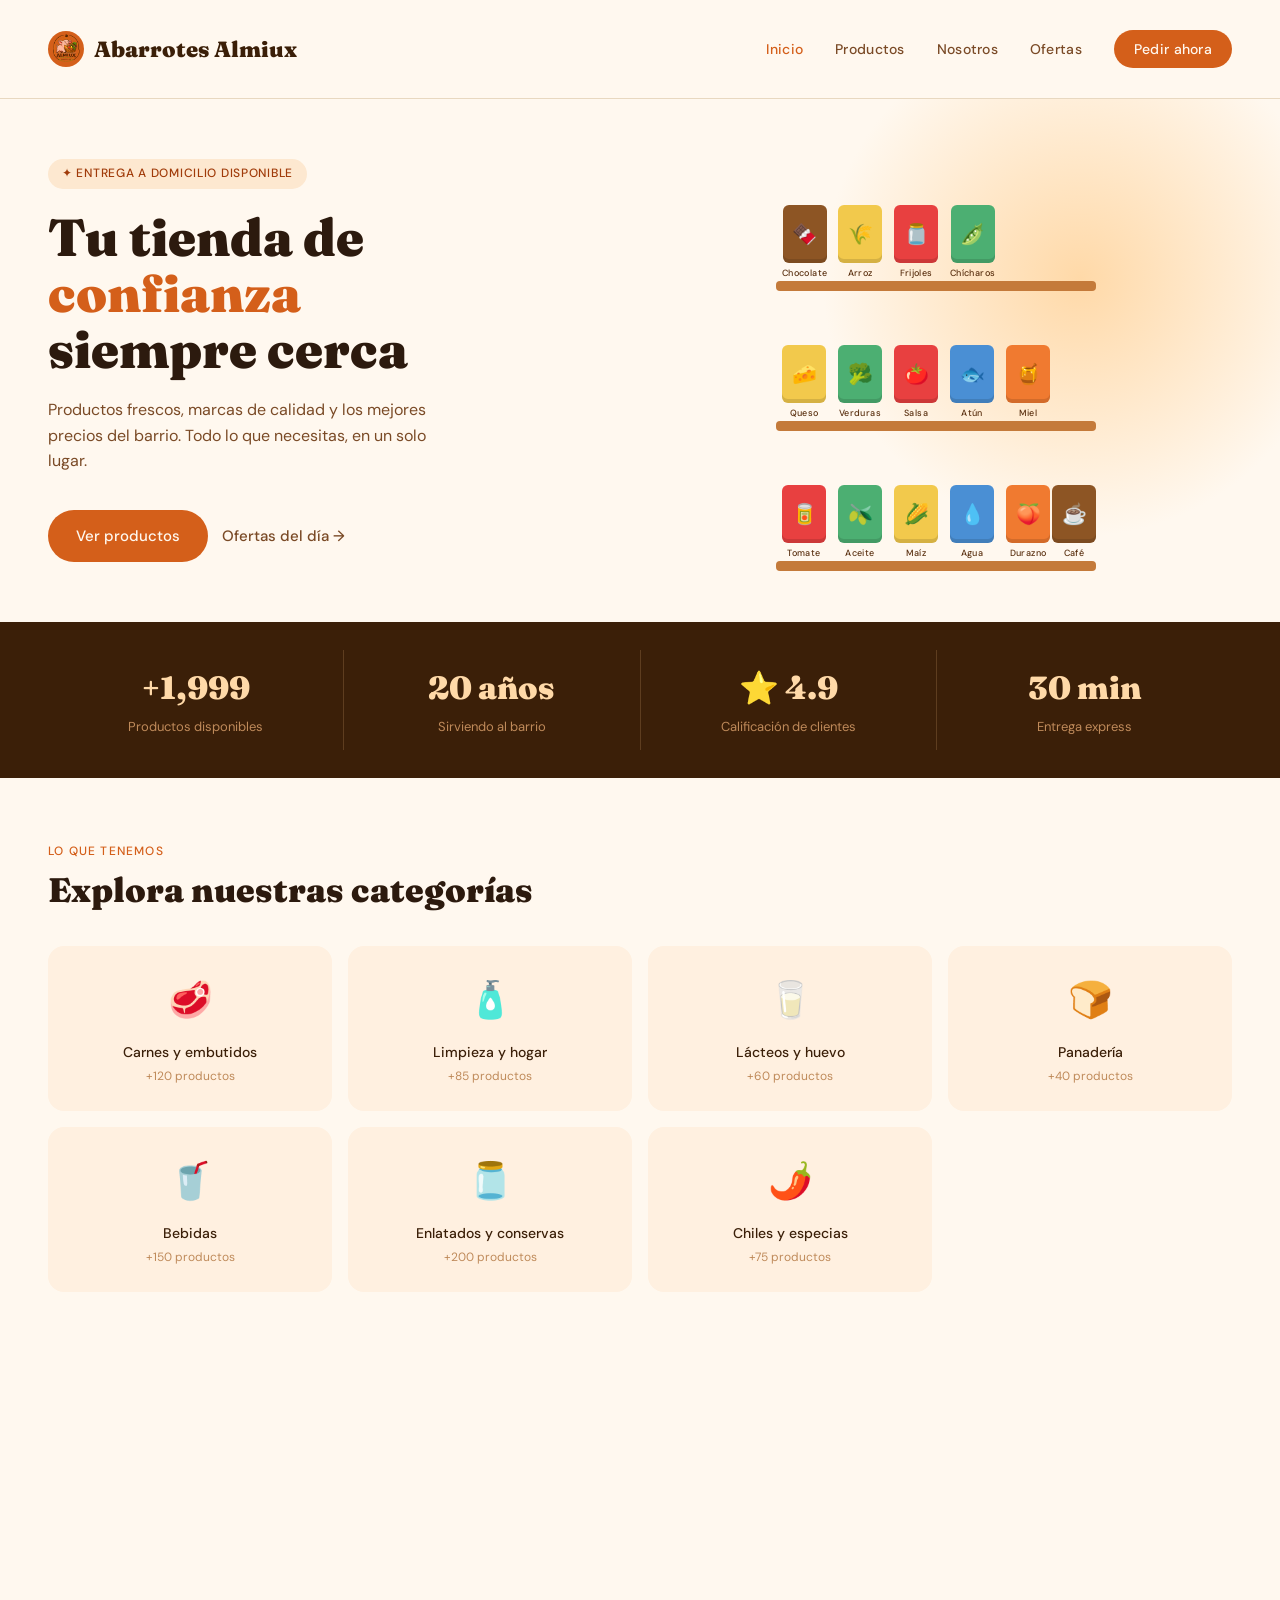
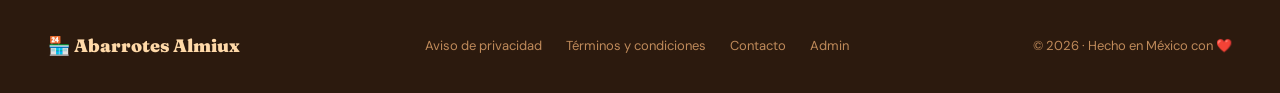
<file: index.html>
<!DOCTYPE html>
<html lang="es">

<head>
  <meta charset="UTF-8">
  <meta name="viewport" content="width=device-width, initial-scale=1.0">
  <title>Abarrotes Almiux — Inicio</title>

  <!--
    ╔══════════════════════════════════════════════════════════════╗
    ║  ABARROTES ALMIUX — index.html                           ║
    ║  Página principal (Home)                                   ║
    ║  Secciones: Hero · Stats · Categorías · Banner promo       ║
    ╚══════════════════════════════════════════════════════════════╝

    ARCHIVOS DEL PROYECTO:
    ├── index.html       → Página de inicio (este archivo)
    ├── productos.html   → Catálogo de productos con filtros
    ├── nosotros.html    → Acerca de nosotros / historia
    ├── styles.css       → Todos los estilos (diseño, layout, responsive)
    └── main.js          → Interactividad y comportamientos

    FUENTES (Google Fonts):
    · Fraunces 700/900 → Títulos y display
    · DM Sans 400/500  → Cuerpo de texto e interfaz
  -->

  <!-- Google Fonts -->
  <link href="https://fonts.googleapis.com/css2?family=Fraunces:wght@700;900&family=DM+Sans:wght@400;500&display=swap"
    rel="stylesheet">

  <!-- Hoja de estilos principal -->
  <link rel="stylesheet" href="styles.css">
</head>

<body>

  <!-- ══════════════════════════════════════════════════════════════
       NAVBAR
       · Sticky: se queda fijo arriba al hacer scroll
       · Incluye menú hamburguesa para mobile (activado por JS)
       · El link activo se marca con la clase .active (via JS)
  ══════════════════════════════════════════════════════════════ -->
  <nav id="navbar">
    <!-- Logo: ícono + nombre de la tienda -->
    <a href="index.html" class="logo">
      <div class="logo-icon">
        <img src="./images/Almiux_Logo_Sin_Fondo.png" alt="Logo de Abarrotes Almiux" class="logo-img">
      </div>
      <span>Abarrotes Almiux</span>
    </a>

    <!-- Links de navegación (desktop) -->
    <div class="nav-links" id="navLinks">
      <a href="index.html" class="active">Inicio</a>
      <a href="productos.html">Productos</a>
      <a href="nosotros.html">Nosotros</a>
      <a href="#ofertas">Ofertas</a>
      <a href="productos.html" class="nav-cta">Pedir ahora</a>
    </div>

    <!-- Botón hamburguesa (solo visible en mobile) -->
    <button class="hamburger" id="hamburger" aria-label="Abrir menú">
      <span></span>
      <span></span>
      <span></span>
    </button>
  </nav>

  <!-- ══════════════════════════════════════════════════════════════
       HERO
       · Sección principal de bienvenida, divide en 2 columnas:
         izquierda = texto + botones · derecha = anaquel ilustrado
       · En mobile se apila verticalmente (ver styles.css)
  ══════════════════════════════════════════════════════════════ -->
  <section class="hero">

    <!-- Columna izquierda: texto principal -->
    <div class="hero-text">
      <!-- Badge / etiqueta superior -->
      <span class="badge">✦ Entrega a domicilio disponible</span>

      <!-- Título principal (H1) — la palabra "confianza" lleva color de acento -->
      <h1>Tu tienda de<br><span>confianza</span><br>siempre cerca</h1>

      <!-- Subtítulo descriptivo -->
      <p class="hero-sub">
        Productos frescos, marcas de calidad y los mejores precios del barrio.
        Todo lo que necesitas, en un solo lugar.
      </p>

      <!-- Botones de acción -->
      <div class="hero-btns">
        <!-- Botón primario: lleva a productos -->
        <a href="productos.html" class="btn-primary">Ver productos</a>
        <!-- Botón secundario: hace scroll suave al banner de ofertas -->
        <a href="#ofertas" class="btn-secondary">Ofertas del día →</a>
      </div>
    </div>

    <!-- Columna derecha: ilustración de anaquel de latas -->
    <div class="hero-visual">
      <div class="shelf">
        <!-- Tablas horizontales del anaquel -->
        <div class="shelf-plank p1"></div>
        <div class="shelf-plank p2"></div>
        <div class="shelf-plank p3"></div>

        <!-- ── FILA INFERIOR ─────────────────────── -->
        <div class="prod" style="left:16px; bottom:10px">
          <div class="can red">🥫</div>
          <span class="can-label">Tomate</span>
        </div>
        <div class="prod" style="left:72px; bottom:10px">
          <div class="can green">🫒</div>
          <span class="can-label">Aceite</span>
        </div>
        <div class="prod" style="left:128px; bottom:10px">
          <div class="can yellow">🌽</div>
          <span class="can-label">Maíz</span>
        </div>
        <div class="prod" style="left:184px; bottom:10px">
          <div class="can blue">💧</div>
          <span class="can-label">Agua</span>
        </div>
        <div class="prod" style="left:240px; bottom:10px">
          <div class="can orange">🍑</div>
          <span class="can-label">Durazno</span>
        </div>
        <div class="prod" style="left:286px; bottom:10px">
          <div class="can brown">☕</div>
          <span class="can-label">Café</span>
        </div>

        <!-- ── FILA MEDIA ─────────────────────────── -->
        <div class="prod" style="left:16px; bottom:150px">
          <div class="can yellow">🧀</div>
          <span class="can-label">Queso</span>
        </div>
        <div class="prod" style="left:72px; bottom:150px">
          <div class="can green">🥦</div>
          <span class="can-label">Verduras</span>
        </div>
        <div class="prod" style="left:128px; bottom:150px">
          <div class="can red">🍅</div>
          <span class="can-label">Salsa</span>
        </div>
        <div class="prod" style="left:184px; bottom:150px">
          <div class="can blue">🐟</div>
          <span class="can-label">Atún</span>
        </div>
        <div class="prod" style="left:240px; bottom:150px">
          <div class="can orange">🍯</div>
          <span class="can-label">Miel</span>
        </div>

        <!-- ── FILA SUPERIOR ──────────────────────── -->
        <div class="prod" style="left:16px; bottom:290px">
          <div class="can brown">🍫</div>
          <span class="can-label">Chocolate</span>
        </div>
        <div class="prod" style="left:72px; bottom:290px">
          <div class="can yellow">🌾</div>
          <span class="can-label">Arroz</span>
        </div>
        <div class="prod" style="left:128px; bottom:290px">
          <div class="can red">🫙</div>
          <span class="can-label">Frijoles</span>
        </div>
        <div class="prod" style="left:184px; bottom:290px">
          <div class="can green">🫛</div>
          <span class="can-label">Chícharos</span>
        </div>
      </div>
    </div>
  </section>

  <!-- ══════════════════════════════════════════════════════════════
       STATS STRIP
       · Franja oscura con 4 métricas clave de la tienda
       · Los números se animan al entrar al viewport (via JS)
  ══════════════════════════════════════════════════════════════ -->
  <div class="stats-strip">
    <div class="stat">
      <!-- data-target: valor numérico final para la animación JS -->
      <div class="stat-num" data-target="2000" data-prefix="+">+2,000</div>
      <div class="stat-label">Productos disponibles</div>
    </div>
    <div class="stat">
      <div class="stat-num">20 años</div>
      <div class="stat-label">Sirviendo al barrio</div>
    </div>
    <div class="stat">
      <div class="stat-num">⭐ 4.9</div>
      <div class="stat-label">Calificación de clientes</div>
    </div>
    <div class="stat">
      <div class="stat-num">30 min</div>
      <div class="stat-label">Entrega express</div>
    </div>
  </div>

  <!-- ══════════════════════════════════════════════════════════════
       SECCIÓN DE CATEGORÍAS
       · Grid de 4×2 tarjetas, cada una con ícono + nombre + conteo
       · Al hacer clic, navegan a productos.html con filtro activo
  ══════════════════════════════════════════════════════════════ -->
  <section class="categories">
    <div class="section-label">Lo que tenemos</div>
    <div class="section-title">Explora nuestras categorías</div>

    <!-- Grid de categorías — 4 columnas en desktop, 2 en tablet, 1 en mobile -->
    <div class="cats-grid">
      <!-- Cada .cat-card tiene data-cat para el filtro en productos.html -->
      <div class="cat-card" data-cat="carnes">
        <span class="cat-icon">🥩</span>
        <div class="cat-name">Carnes y embutidos</div>
        <div class="cat-count">+120 productos</div>
      </div>
      <div class="cat-card" data-cat="limpieza">
        <span class="cat-icon">🧴</span>
        <div class="cat-name">Limpieza y hogar</div>
        <div class="cat-count">+85 productos</div>
      </div>
      <div class="cat-card" data-cat="lacteos">
        <span class="cat-icon">🥛</span>
        <div class="cat-name">Lácteos y huevo</div>
        <div class="cat-count">+60 productos</div>
      </div>
      <div class="cat-card" data-cat="panaderia">
        <span class="cat-icon">🍞</span>
        <div class="cat-name">Panadería</div>
        <div class="cat-count">+40 productos</div>
      </div>
      <div class="cat-card" data-cat="bebidas">
        <span class="cat-icon">🥤</span>
        <div class="cat-name">Bebidas</div>
        <div class="cat-count">+150 productos</div>
      </div>
      <div class="cat-card" data-cat="enlatados">
        <span class="cat-icon">🫙</span>
        <div class="cat-name">Enlatados y conservas</div>
        <div class="cat-count">+200 productos</div>
      </div>
      <div class="cat-card" data-cat="especias">
        <span class="cat-icon">🌶️</span>
        <div class="cat-name">Chiles y especias</div>
        <div class="cat-count">+75 productos</div>
      </div>
      <div class="cat-card" data-cat="botanas">
        <span class="cat-icon">🍬</span>
        <div class="cat-name">Dulces y botanas</div>
        <div class="cat-count">+180 productos</div>
      </div>
    </div>
  </section>

  <!-- ══════════════════════════════════════════════════════════════
       BANNER PROMO
       · id="ofertas" para que el scroll suave desde el hero funcione
       · El botón "Ver ofertas" lleva a productos con filtro de oferta
  ══════════════════════════════════════════════════════════════ -->
  <div class="promo" id="ofertas">
    <div class="promo-text">
      <h2>Ofertas de temporada<br>hasta 40% de descuento</h2>
      <p>Nuevas ofertas cada semana. ¡No te las pierdas!</p>
    </div>
    <a href="productos.html?filtro=ofertas" class="btn-light">Ver ofertas →</a>
  </div>

  <!-- ══════════════════════════════════════════════════════════════
       FOOTER
       · Aparece en todas las páginas con el mismo diseño
       · Para cambiar links, edita los <a href="..."> de abajo
  ══════════════════════════════════════════════════════════════ -->
  <footer>
    <a href="index.html" class="footer-logo">🏪 Abarrotes Almiux</a>
    <div class="footer-links">
      <a href="#">Aviso de privacidad</a>
      <a href="#">Términos y condiciones</a>
      <a href="nosotros.html">Contacto</a>
      <a href="admin.html">Admin</a>
    </div>
    <div>© 2026 · Hecho en México con ❤️ </div>
  </footer>
  
    <script src="main.js"></script>
</body>

</html>
</file>
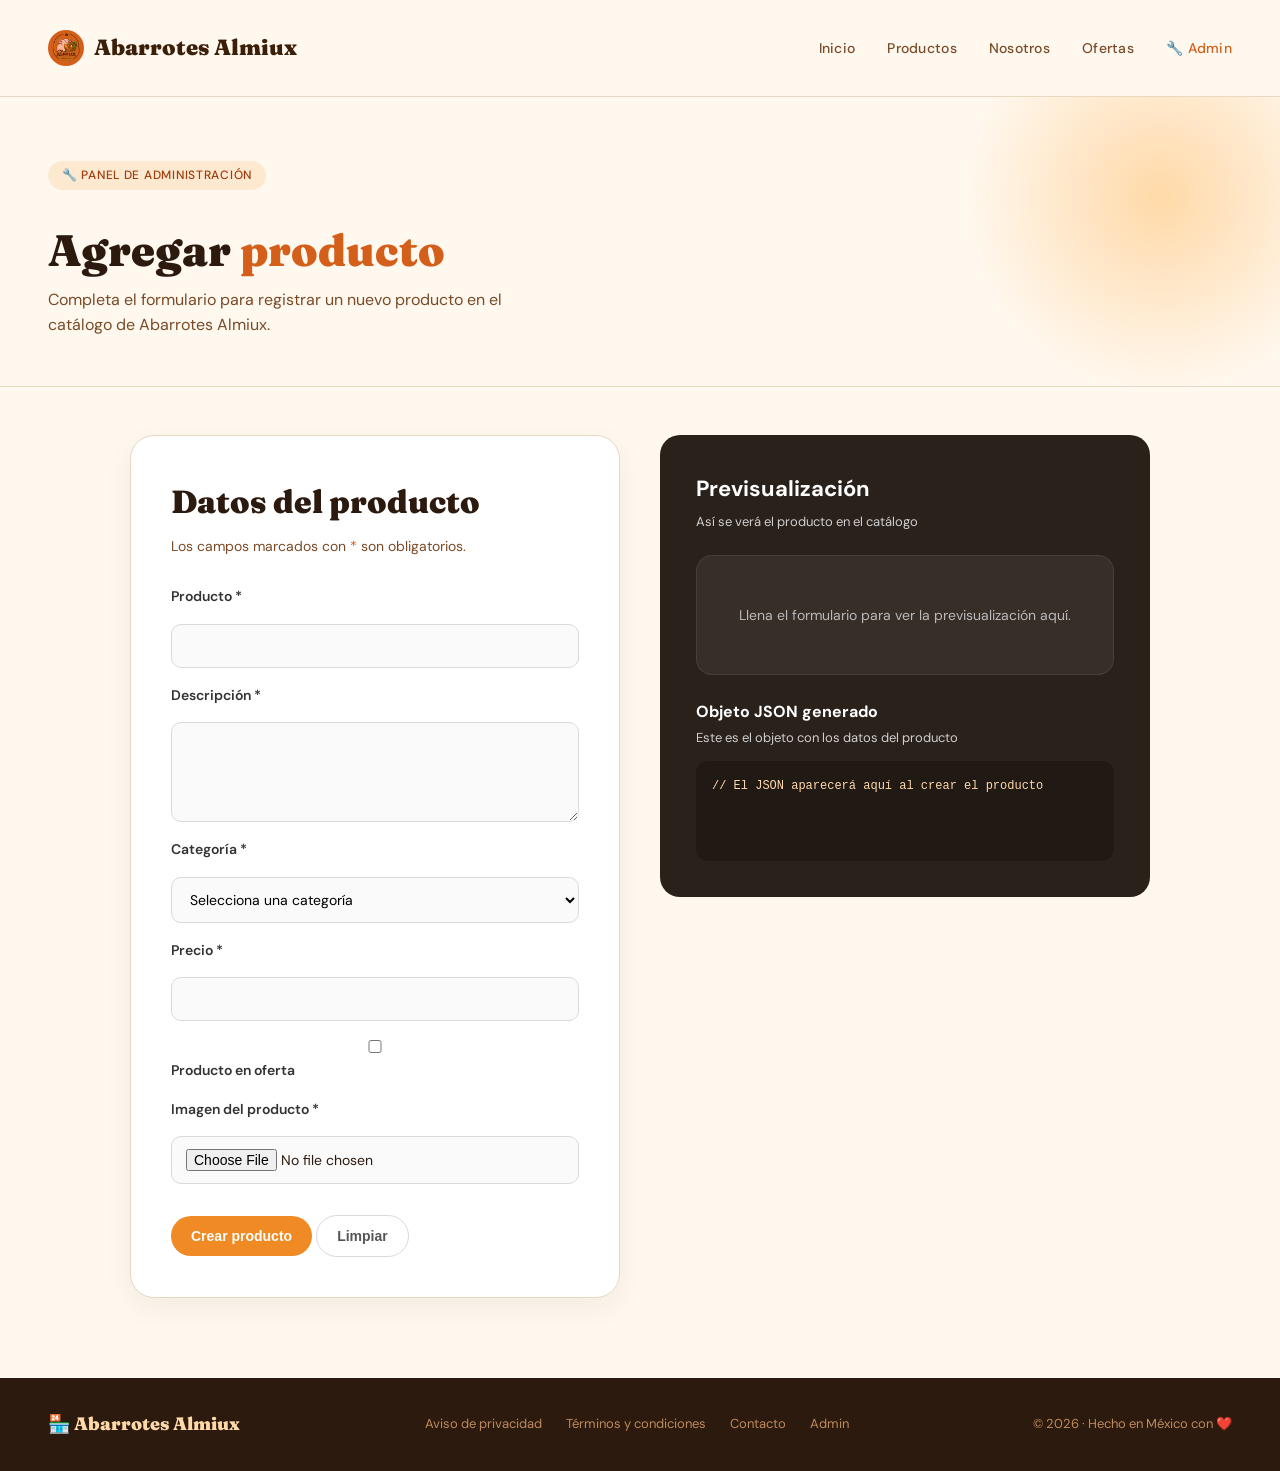
<file: admin.html>
<!DOCTYPE html>
<html lang="es">
<head>
  <meta charset="UTF-8">
  <meta name="viewport" content="width=device-width, initial-scale=1.0">
  <title>Abarrotes Almiux — Panel de Administración</title>

  <!--
    ╔════════════════════════════════════════════════════════════╗
    ║  admin.html — Panel de administrador                       ║
    ║                                                            ║
    ║  OBJETIVO:                                                 ║
    ║  Formulario para crear un nuevo producto. Valida los       ║
    ║  campos y genera un objeto JSON listo para usar.           ║
    ║                                                            ║
    ║  ESTRUCTURA:                                               ║
    ║  · Navbar (sin el link "Pedir ahora", es panel interno)    ║
    ║  · Hero de sección                                         ║
    ║  · Formulario de creación de producto                      ║
    ║  · Panel de previsualización del JSON generado             ║
    ║  · Footer                                                  ║
    ╚════════════════════════════════════════════════════════════╝
  -->

  <link href="https://fonts.googleapis.com/css2?family=Fraunces:wght@700;900&family=DM+Sans:wght@400;500&display=swap" rel="stylesheet">
  <link rel="stylesheet" href="styles.css">

</head>
<body>

  <!-- ══════════════════════════════════════════════════════════════
       NAVBAR
       · Igual al de las otras páginas
       · No tiene el botón "Pedir ahora" (es panel interno)
  ══════════════════════════════════════════════════════════════ -->
  <nav id="navbar">
    <a href="index.html" class="logo">
      <div class="logo-icon">
        <img src="./images/Almiux_Logo_Sin_Fondo.png" alt="Logo Abarrotes Almiux">
      </div>
      <span>Abarrotes Almiux</span>
    </a>

    <div class="nav-links" id="navLinks">
      <a href="index.html">Inicio</a>
      <a href="productos.html">Productos</a>
      <a href="nosotros.html">Nosotros</a>
      <a href="index.html#ofertas">Ofertas</a>
      <!-- Indicador de que estamos en el panel admin -->
      <a href="admin.html" class="active" style="pointer-events:none">🔧 Admin</a>
    </div>

    <button class="hamburger" id="hamburger" aria-label="Abrir menú">
      <span></span><span></span><span></span>
    </button>
  </nav>

  <!-- ══════════════════════════════════════════════════════════════
       HERO DE SECCIÓN
  ══════════════════════════════════════════════════════════════ -->
  <section class="page-hero">
    <div class="page-hero-content">
      <span class="badge">🔧 Panel de administración</span>
      <h1 class="page-title">Agregar <span>producto</span></h1>
      <p class="page-sub">
        Completa el formulario para registrar un nuevo producto
        en el catálogo de Abarrotes Almiux.
      </p>
    </div>
  </section>






  <!-- ══════════════════════════════════════════════════════════════
       CONTENIDO PRINCIPAL: Formulario + Panel de resultado
  ══════════════════════════════════════════════════════════════ -->
  <div class="admin-layout">

    <!-- ── COLUMNA IZQUIERDA: Formulario ──────────────────────── -->
     <div class="form-card"> 
      <p class="form-card-title">Datos del producto</p>
      <p class="form-card-sub"> Los campos marcados con <span style="color:var(--color-primary)">*</span> son obligatorios. </p>
      
      <div class="alerta error-global" id="alertaError">
        Por favor corrige los errores marcados antes de continuar.
      </div>
      
      <div class="alerta exito" id="alertaExito">
        ¡Producto creado exitosamente! El objeto JSON fue generado.
      </div>
      
      <form id="formProducto">
        <!-- Nombre del producto -->
         <label for="nombre">Producto *</label>
         <input type="text" id="nombre" required>
         <span id="error-nombre" class="campo-error-msg" style="color:var(--color-primary);font-size:13px;display:none">
           El nombre del producto es obligatorio
         </span>
         
        <!-- Descripción -->
         <label for="descripcion">Descripción *</label>
         <textarea id="descripcion"></textarea>
         <span id="error-descripcion" class="campo-error-msg" style="color:var(--color-primary);font-size:13px;display:none">
           La descripción es obligatoria
         </span>
                   
         <!-- Categoría -->
         <label for="categoria">Categoría *</label>
         <select id="categoria">
          
          <option value="">Selecciona una categoría</option>
          <option value="carnes"> Carnes</option>
          <option value="lacteos"> Lácteos</option>
          <option value="bebidas"> Bebidas</option>
          <option value="enlatados"> Enlatados</option>
          <option value="limpieza"> Limpieza</option>
          <option value="panaderia"> Panadería</option>
          <option value="especias"> Especias</option>
          <option value="botanas"> Botanas</option>
          <option value="abarrotes"> Abarrotes</option>
          <option value="higiene"> Higiene personal</option>
        </select>
        <span id="error-categoria" class="campo-error-msg" style="color:var(--color-primary);font-size:13px;display:none">
          Selecciona una categoría
        </span>
        
      <!-- Precio -->
        <label for="precio">Precio *</label>
        <input type="number" id="precio" min="0.01" step="0.01" required>
        <span id="error-precio" class="campo-error-msg" style="color:var(--color-primary);font-size:13px;display:none">
          Ingresa un precio mayor a 0
        </span>
        
        <!-- Oferta -->
        <label>
          <input type="checkbox" id="oferta"> 
          Producto en oferta
        </label>
        
        <!-- Descuento (solo visible si el producto está en oferta) -->
        <div id="descuentoGroup" style="display:none">
          <label for="descuento">Descuento (%)</label>
          <input type="number" id="descuento" min="1" max="99" placeholder="Ej: 20">
          <span id="error-descuento" class="campo-error-msg" style="color:var(--color-primary);font-size:13px;display:none">
            Ingresa un descuento entre 1 y 99
          </span>
        </div>
        
        
      <!-- Imagen -->
       <label for="imagen">Imagen del producto *</label>
       <input type="file" id="imagen" accept="image/*" required>

        
      <!-- Botones -->
      <div style="margin-top: 15px;">
        <button type="submit">Crear producto</button>
        <button type="reset">Limpiar</button>
      </div>
    </form>
  </div>

 
<!-- ═══════════════════════════════════════════════════
         Columna derecha: Preview + JSON
    ═══════════════════════════════════════════════════ -->

    <div class="resultado-card">

      <p class="resultado-card-title">
        Previsualización
      </p>

      <p class="resultado-card-sub">
        Así se verá el producto en el catálogo
      </p>

      <div
        class="preview-product-card"
        id="previewCard"
      >

        <p class="preview-placeholder">
          Llena el formulario para ver la
          previsualización aquí.
        </p>

      </div>
 
      <!-- JSON generado — llenado por Noé (JS) -->
      <p class="resultado-card-title" style="font-size:16px; margin-bottom:4px;">Objeto JSON generado</p>
      <p class="resultado-card-sub" style="margin-bottom:12px;">Este es el objeto con los datos del producto</p>
 
      <div class="json-block" id="jsonBlock">
        <span class="json-placeholder">// El JSON aparecerá aquí al crear el producto</span>
      </div>
 
      <!-- Botón copiar — función copiarJSON() hecha por Noé -->
      <button class="btn-copy" id="btnCopy" style="display:none" onclick="copiarJSON()">
        📋 Copiar JSON
      </button>
 
    </div><!-- /resultado-card -->
 
  </div><!-- /admin-layout -->
 
  <!-- ══════════════════════════════════════════════════════════
       FOOTER — Tarea de KALEB
  ══════════════════════════════════════════════════════════ -->
  <footer>
    <a href="index.html" class="footer-logo">🏪 Abarrotes Almiux</a>
    <div class="footer-links">
      <a href="#">Aviso de privacidad</a>
      <a href="#">Términos y condiciones</a>
      <a href="nosotros.html">Contacto</a>
      <a href="admin.html">Admin</a>
    </div>
    <div>© 2026 · Hecho en México con ❤️</div>
  </footer>
 
  <!-- JS del proyecto (navbar, hamburguesa, etc.) -->
  <script src="main.js"></script>
   <script src="js/admin.js"></script>
 
  
  <script>
 
  
 
  </script>
 
</body>
</html>
</file>
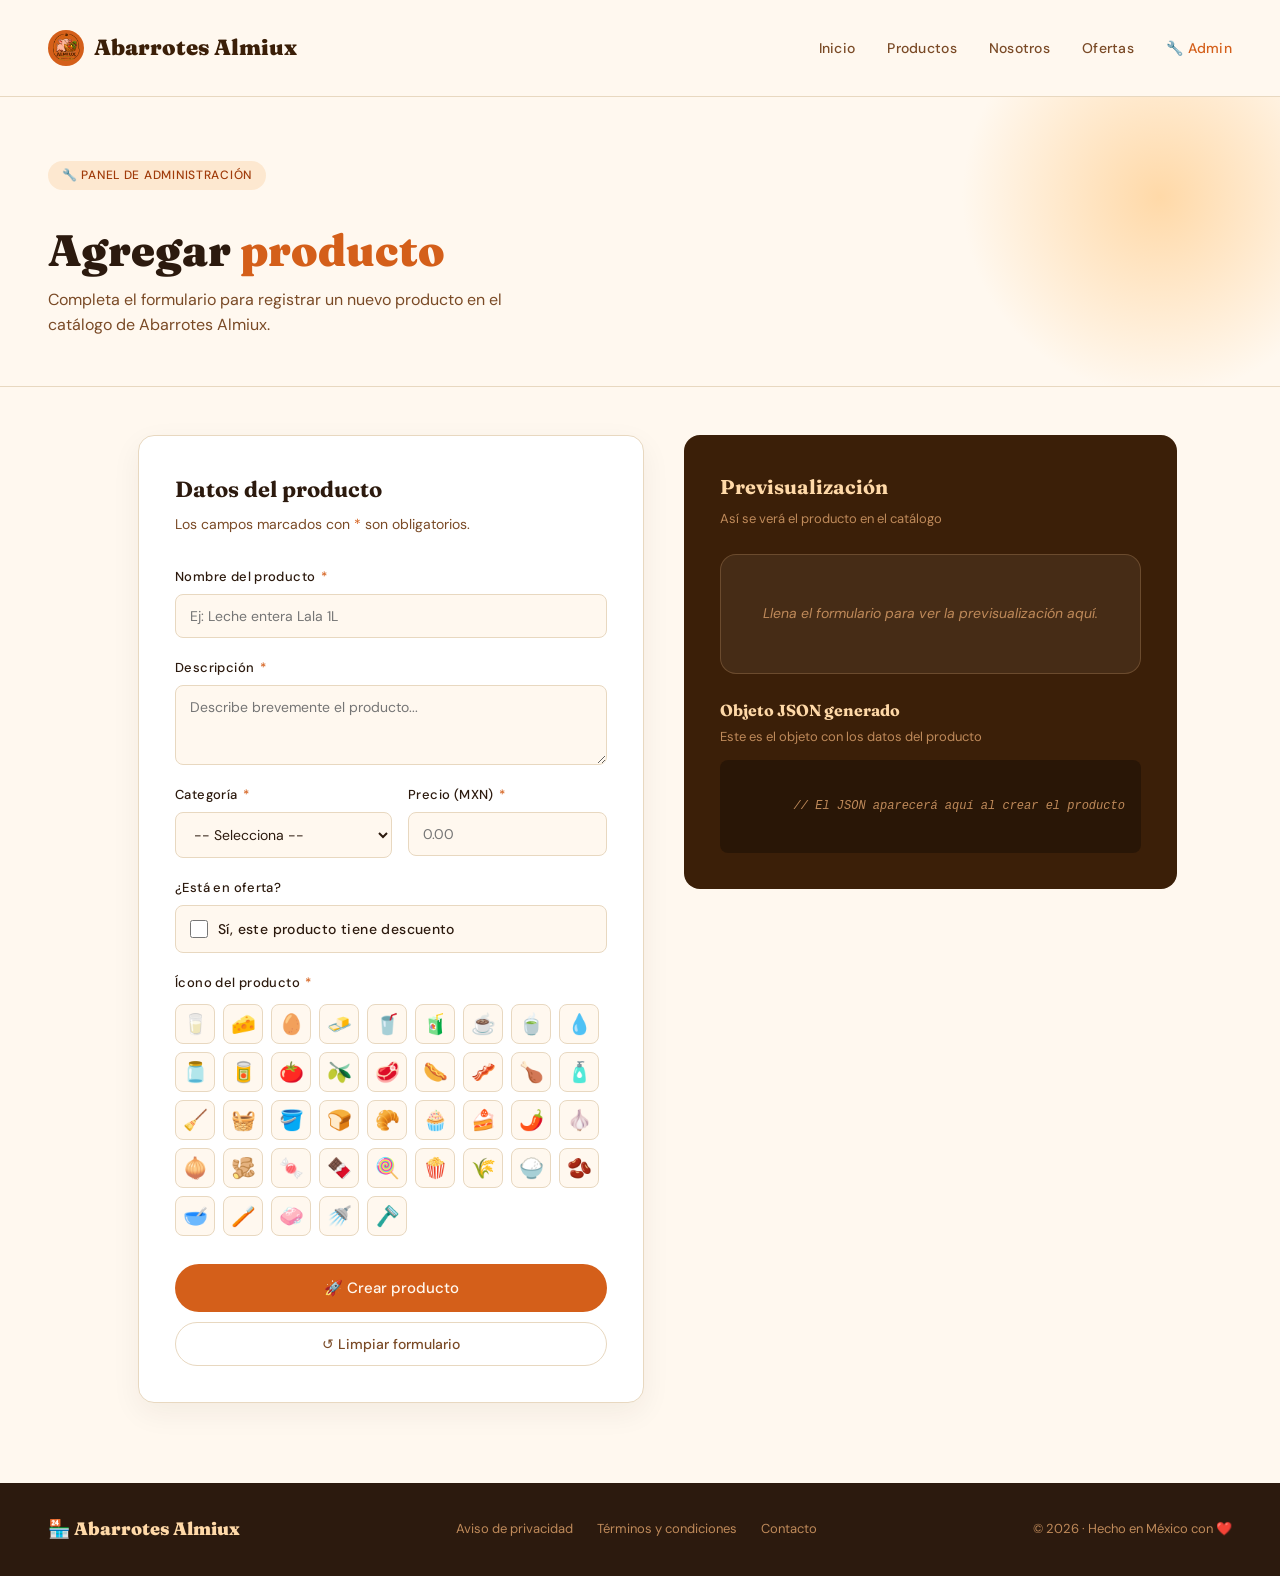
<file: adminguia.html>
<!DOCTYPE html>
<html lang="es">
<head>
  <meta charset="UTF-8">
  <meta name="viewport" content="width=device-width, initial-scale=1.0">
  <title>Abarrotes Almiux — Panel de Administración</title>

  <!--
    ╔══════════════════════════════════════════════════════════════╗
    ║  admin.html — Panel de administrador                       ║
    ║                                                            ║
    ║  OBJETIVO:                                                 ║
    ║  Formulario para crear un nuevo producto. Valida los       ║
    ║  campos y genera un objeto JSON listo para usar.           ║
    ║                                                            ║
    ║  ESTRUCTURA:                                               ║
    ║  · Navbar (sin el link "Pedir ahora", es panel interno)    ║
    ║  · Hero de sección                                         ║
    ║  · Formulario de creación de producto                      ║
    ║  · Panel de previsualización del JSON generado             ║
    ║  · Footer                                                  ║
    ╚══════════════════════════════════════════════════════════════╝
  -->

  <link href="https://fonts.googleapis.com/css2?family=Fraunces:wght@700;900&family=DM+Sans:wght@400;500&display=swap" rel="stylesheet">
  <link rel="stylesheet" href="styles.css">

  <style>
    /* ══════════════════════════════════════════════════════════════
       ESTILOS EXCLUSIVOS DE admin.html
       Siguen las variables CSS del proyecto (styles.css).
    ══════════════════════════════════════════════════════════════ */

    /* ── Contenedor principal del formulario ────────────────────── */
    .admin-layout {
      display: grid;
      grid-template-columns: 1fr 1fr;
      gap: 40px;
      max-width: 1100px;
      margin: 0 auto;
      padding: 48px var(--page-padding) 80px;
    }

    /* ── Tarjeta del formulario ─────────────────────────────────── */
    .form-card {
      background: #fff;
      border: 1.5px solid var(--color-border);
      border-radius: var(--radius-card);
      padding: 36px;
    }

    .form-card-title {
      font-family: var(--font-display);
      font-size: 22px;
      font-weight: 700;
      color: var(--color-dark);
      margin-bottom: 6px;
    }

    .form-card-sub {
      font-size: 14px;
      color: var(--color-muted);
      margin-bottom: 32px;
    }

    /* ── Grupos de campo ────────────────────────────────────────── */
    .admin-form-group {
      display: flex;
      flex-direction: column;
      gap: 6px;
      margin-bottom: 20px;
    }

    .admin-form-group label {
      font-size: 13px;
      font-weight: 500;
      color: var(--color-dark);
      letter-spacing: 0.03em;
    }

    .admin-form-group label .req {
      color: var(--color-primary);
      margin-left: 2px;
    }

    /* Inputs, selects y textarea */
    .admin-form-group input,
    .admin-form-group select,
    .admin-form-group textarea {
      padding: 12px 14px;
      border: 1.5px solid var(--color-border);
      border-radius: var(--radius-sm);
      font-family: var(--font-body);
      font-size: 14px;
      color: var(--color-dark);
      background: var(--color-bg);
      transition: border-color 0.2s, box-shadow 0.2s;
      outline: none;
    }

    .admin-form-group input:focus,
    .admin-form-group select:focus,
    .admin-form-group textarea:focus {
      border-color: var(--color-primary);
      box-shadow: 0 0 0 3px var(--color-primary-light);
    }

    /* Estado de error */
    .admin-form-group input.error,
    .admin-form-group select.error,
    .admin-form-group textarea.error {
      border-color: #D63B3B;
      box-shadow: 0 0 0 3px rgba(214, 59, 59, 0.12);
    }

    /* Mensaje de error bajo el campo */
    .field-error {
      font-size: 12px;
      color: #D63B3B;
      display: none;
      align-items: center;
      gap: 4px;
    }

    .field-error.visible {
      display: flex;
    }

    /* ── Fila de 2 campos lado a lado ───────────────────────────── */
    .form-row-2 {
      display: grid;
      grid-template-columns: 1fr 1fr;
      gap: 16px;
    }

    /* ── Checkbox de oferta ─────────────────────────────────────── */
    .oferta-wrap {
      display: flex;
      align-items: center;
      gap: 10px;
      padding: 12px 14px;
      border: 1.5px solid var(--color-border);
      border-radius: var(--radius-sm);
      background: var(--color-bg);
      cursor: pointer;
      transition: border-color 0.2s;
    }

    .oferta-wrap:has(input:checked) {
      border-color: var(--color-primary);
      background: var(--color-primary-light);
    }

    .oferta-wrap input[type="checkbox"] {
      width: 18px;
      height: 18px;
      accent-color: var(--color-primary);
      cursor: pointer;
      padding: 0;
      border: none;
      box-shadow: none;
    }

    .oferta-wrap span {
      font-size: 14px;
      color: var(--color-dark);
      font-weight: 500;
    }

    /* Campo de descuento (oculto hasta marcar oferta) */
    #descuentoGroup {
      display: none;
    }

    #descuentoGroup.visible {
      display: flex;
    }

    /* ── Selector de emoji ──────────────────────────────────────── */
    .emoji-grid {
      display: flex;
      flex-wrap: wrap;
      gap: 8px;
      margin-top: 4px;
    }

    .emoji-btn {
      width: 40px;
      height: 40px;
      border: 1.5px solid var(--color-border);
      border-radius: var(--radius-sm);
      background: var(--color-bg);
      font-size: 20px;
      cursor: pointer;
      display: flex;
      align-items: center;
      justify-content: center;
      transition: border-color 0.15s, transform 0.1s;
    }

    .emoji-btn:hover {
      border-color: var(--color-primary);
      transform: scale(1.1);
    }

    .emoji-btn.selected {
      border-color: var(--color-primary);
      background: var(--color-primary-light);
    }

    /* ── Botón de envío ─────────────────────────────────────────── */
    .btn-submit {
      width: 100%;
      padding: 14px;
      background: var(--color-primary);
      color: var(--color-bg);
      border: none;
      border-radius: var(--radius-pill);
      font-family: var(--font-body);
      font-size: 15px;
      font-weight: 500;
      cursor: pointer;
      transition: background 0.2s, transform 0.15s;
      margin-top: 8px;
    }

    .btn-submit:hover {
      background: var(--color-primary-dark);
      transform: translateY(-1px);
    }

    .btn-reset {
      width: 100%;
      padding: 12px;
      background: none;
      color: var(--color-muted);
      border: 1.5px solid var(--color-border);
      border-radius: var(--radius-pill);
      font-family: var(--font-body);
      font-size: 14px;
      font-weight: 500;
      cursor: pointer;
      transition: border-color 0.2s, color 0.2s;
      margin-top: 10px;
    }

    .btn-reset:hover {
      border-color: var(--color-primary);
      color: var(--color-primary);
    }

    /* ── Panel de resultado (JSON) ──────────────────────────────── */
    .resultado-card {
      background: var(--color-dark-mid);
      border-radius: var(--radius-card);
      padding: 36px;
      position: sticky;
      top: 100px;
      /* Se queda visible al hacer scroll */
    }

    .resultado-card-title {
      font-family: var(--font-display);
      font-size: 20px;
      font-weight: 700;
      color: var(--color-accent);
      margin-bottom: 6px;
    }

    .resultado-card-sub {
      font-size: 13px;
      color: var(--color-footer-text);
      margin-bottom: 24px;
    }

    /* Preview visual de la tarjeta de producto */
    .preview-product-card {
      background: rgba(255, 255, 255, 0.06);
      border: 1px solid rgba(255, 200, 140, 0.2);
      border-radius: var(--radius-card);
      padding: 20px;
      margin-bottom: 24px;
      min-height: 120px;
      display: flex;
      align-items: center;
      gap: 16px;
    }

    .preview-emoji {
      font-size: 48px;
      flex-shrink: 0;
    }

    .preview-info {
      flex: 1;
    }

    .preview-cat {
      font-size: 11px;
      font-weight: 500;
      color: var(--color-accent);
      text-transform: uppercase;
      letter-spacing: 0.08em;
    }

    .preview-name {
      font-family: var(--font-display);
      font-size: 18px;
      color: #fff;
      margin: 4px 0;
    }

    .preview-desc {
      font-size: 13px;
      color: var(--color-footer-text);
      margin-bottom: 8px;
    }

    .preview-price {
      font-size: 20px;
      font-weight: 700;
      color: var(--color-accent);
    }

    .preview-original {
      font-size: 13px;
      color: var(--color-footer-text);
      text-decoration: line-through;
      margin-left: 6px;
    }

    .preview-badge {
      display: inline-block;
      background: var(--color-primary);
      color: #fff;
      font-size: 11px;
      font-weight: 700;
      padding: 2px 8px;
      border-radius: var(--radius-pill);
      margin-left: 8px;
    }

    .preview-placeholder {
      color: var(--color-footer-text);
      font-size: 14px;
      font-style: italic;
      text-align: center;
      width: 100%;
    }

    /* Bloque del JSON generado */
    .json-block {
      background: rgba(0, 0, 0, 0.3);
      border-radius: var(--radius-sm);
      padding: 16px;
      font-family: 'Courier New', monospace;
      font-size: 12px;
      color: #FFD9A8;
      white-space: pre;
      overflow-x: auto;
      line-height: 1.7;
      min-height: 80px;
    }

    .json-placeholder {
      color: var(--color-footer-text);
      font-style: italic;
    }

    /* Botón de copiar JSON */
    .btn-copy {
      display: flex;
      align-items: center;
      gap: 8px;
      background: rgba(255, 255, 255, 0.08);
      color: var(--color-accent);
      border: 1px solid rgba(255, 200, 140, 0.2);
      border-radius: var(--radius-pill);
      padding: 8px 18px;
      font-family: var(--font-body);
      font-size: 13px;
      cursor: pointer;
      margin-top: 12px;
      transition: background 0.2s;
    }

    .btn-copy:hover {
      background: rgba(255, 255, 255, 0.14);
    }

    /* ── Alerta de éxito ────────────────────────────────────────── */
    .alerta {
      display: none;
      padding: 14px 18px;
      border-radius: var(--radius-sm);
      font-size: 14px;
      font-weight: 500;
      margin-bottom: 20px;
      align-items: center;
      gap: 10px;
    }

    .alerta.exito {
      background: #EDFBF0;
      border: 1.5px solid #4CAF72;
      color: #2A7A4A;
    }

    .alerta.error-global {
      background: #FFF0F0;
      border: 1.5px solid #D63B3B;
      color: #A02020;
    }

    .alerta.visible {
      display: flex;
    }

    /* ── Responsive ─────────────────────────────────────────────── */
    @media (max-width: 900px) {
      .admin-layout {
        grid-template-columns: 1fr;
      }

      .resultado-card {
        position: static;
      }
    }

    @media (max-width: 600px) {
      .form-row-2 {
        grid-template-columns: 1fr;
      }

      .form-card,
      .resultado-card {
        padding: 24px 18px;
      }
    }
  </style>
</head>
<body>

  <!-- ══════════════════════════════════════════════════════════════
       NAVBAR
       · Igual al de las otras páginas
       · No tiene el botón "Pedir ahora" (es panel interno)
  ══════════════════════════════════════════════════════════════ -->
  <nav id="navbar">
    <a href="index.html" class="logo">
      <div class="logo-icon">
        <img src="./images/Almiux_Logo_Sin_Fondo.png" alt="Logo Abarrotes Almiux">
      </div>
      <span>Abarrotes Almiux</span>
    </a>

    <div class="nav-links" id="navLinks">
      <a href="index.html">Inicio</a>
      <a href="productos.html">Productos</a>
      <a href="nosotros.html">Nosotros</a>
      <a href="index.html#ofertas">Ofertas</a>
      <!-- Indicador de que estamos en el panel admin -->
      <a href="admin.html" class="active" style="pointer-events:none">🔧 Admin</a>
    </div>

    <button class="hamburger" id="hamburger" aria-label="Abrir menú">
      <span></span><span></span><span></span>
    </button>
  </nav>

  <!-- ══════════════════════════════════════════════════════════════
       HERO DE SECCIÓN
  ══════════════════════════════════════════════════════════════ -->
  <section class="page-hero">
    <div class="page-hero-content">
      <span class="badge">🔧 Panel de administración</span>
      <h1 class="page-title">Agregar <span>producto</span></h1>
      <p class="page-sub">
        Completa el formulario para registrar un nuevo producto
        en el catálogo de Abarrotes Almiux.
      </p>
    </div>
  </section>

  <!-- ══════════════════════════════════════════════════════════════
       CONTENIDO PRINCIPAL: Formulario + Panel de resultado
  ══════════════════════════════════════════════════════════════ -->
  <div class="admin-layout">

    <!-- ── COLUMNA IZQUIERDA: Formulario ──────────────────────── -->
    <div class="form-card">
      <p class="form-card-title">Datos del producto</p>
      <p class="form-card-sub">Los campos marcados con <span style="color:var(--color-primary)">*</span> son obligatorios.</p>

      <!-- Alerta de error general (se muestra si hay campos inválidos) -->
      <div class="alerta error-global" id="alertaError">
        ⚠️ Por favor corrige los errores marcados antes de continuar.
      </div>

      <!-- Alerta de éxito -->
      <div class="alerta exito" id="alertaExito">
        ✅ ¡Producto creado exitosamente! El objeto JSON fue generado.
      </div>

      <form id="adminForm" novalidate>

        <!-- Nombre del producto -->
        <div class="admin-form-group">
          <label for="nombre">Nombre del producto <span class="req">*</span></label>
          <input
            type="text"
            id="nombre"
            name="nombre"
            placeholder="Ej: Leche entera Lala 1L"
            maxlength="80"
            autocomplete="off"
          >
          <span class="field-error" id="errorNombre">⚠ El nombre es obligatorio.</span>
        </div>

        <!-- Descripción -->
        <div class="admin-form-group">
          <label for="descripcion">Descripción <span class="req">*</span></label>
          <textarea
            id="descripcion"
            name="descripcion"
            rows="3"
            placeholder="Describe brevemente el producto..."
            maxlength="200"
          ></textarea>
          <span class="field-error" id="errorDescripcion">⚠ La descripción es obligatoria.</span>
        </div>

        <!-- Categoría y emoji en la misma fila -->
        <div class="form-row-2">

          <!-- Categoría -->
          <div class="admin-form-group">
            <label for="categoria">Categoría <span class="req">*</span></label>
            <select id="categoria" name="categoria">
              <option value="">-- Selecciona --</option>
              <option value="lacteos">🥛 Lácteos y huevo</option>
              <option value="bebidas">🥤 Bebidas</option>
              <option value="enlatados">🫙 Enlatados y conservas</option>
              <option value="carnes">🥩 Carnes y embutidos</option>
              <option value="limpieza">🧴 Limpieza y hogar</option>
              <option value="panaderia">🍞 Panadería</option>
              <option value="especias">🌶️ Chiles y especias</option>
              <option value="botanas">🍬 Dulces y botanas</option>
              <option value="abarrotes">🏪 Abarrotes</option>
              <option value="higiene_personal">🪥 Higiene personal</option>
            </select>
            <span class="field-error" id="errorCategoria">⚠ Selecciona una categoría.</span>
          </div>

          <!-- Precio -->
          <div class="admin-form-group">
            <label for="precio">Precio (MXN) <span class="req">*</span></label>
            <input
              type="number"
              id="precio"
              name="precio"
              placeholder="0.00"
              min="0.01"
              step="0.01"
            >
            <span class="field-error" id="errorPrecio">⚠ Ingresa un precio válido mayor a $0.</span>
          </div>

        </div><!-- /form-row-2 -->

        <!-- ¿Está en oferta? -->
        <div class="admin-form-group">
          <label>¿Está en oferta?</label>
          <label class="oferta-wrap">
            <input type="checkbox" id="enOferta" name="enOferta">
            <span>Sí, este producto tiene descuento</span>
          </label>
        </div>

        <!-- Porcentaje de descuento (visible solo si hay oferta) -->
        <div class="admin-form-group" id="descuentoGroup">
          <label for="descuento">Porcentaje de descuento <span class="req">*</span></label>
          <input
            type="number"
            id="descuento"
            name="descuento"
            placeholder="Ej: 20  (para 20%)"
            min="1"
            max="99"
            step="1"
          >
          <span class="field-error" id="errorDescuento">⚠ Ingresa un descuento entre 1% y 99%.</span>
        </div>

        <!-- Selector de ícono (emoji) -->
        <div class="admin-form-group">
          <label>Ícono del producto <span class="req">*</span></label>
          <div class="emoji-grid" id="emojiGrid">
            <!-- Los emojis se generan por JS -->
          </div>
          <!-- Input oculto que guarda el emoji seleccionado -->
          <input type="hidden" id="icono" name="icono" value="">
          <span class="field-error" id="errorIcono">⚠ Selecciona un ícono para el producto.</span>
        </div>

        <!-- Botones -->
        <button type="submit" class="btn-submit">🚀 Crear producto</button>
        <button type="button" class="btn-reset" id="btnReset">↺ Limpiar formulario</button>

      </form>
    </div><!-- /form-card -->

    <!-- ── COLUMNA DERECHA: Preview + JSON ──────────────────────── -->
    <div class="resultado-card">
      <p class="resultado-card-title">Previsualización</p>
      <p class="resultado-card-sub">Así se verá el producto en el catálogo</p>

      <!-- Preview visual de la tarjeta -->
      <div class="preview-product-card" id="previewCard">
        <p class="preview-placeholder">Llena el formulario para ver la previsualización aquí.</p>
      </div>

      <!-- JSON generado -->
      <p class="resultado-card-title" style="font-size:16px; margin-bottom: 4px;">Objeto JSON generado</p>
      <p class="resultado-card-sub" style="margin-bottom: 12px;">Este es el objeto con los datos del producto</p>

      <div class="json-block" id="jsonBlock">
        <span class="json-placeholder">// El JSON aparecerá aquí al crear el producto</span>
      </div>

      <button class="btn-copy" id="btnCopy" style="display:none" onclick="copiarJSON()">
        📋 Copiar JSON
      </button>

    </div><!-- /resultado-card -->

  </div><!-- /admin-layout -->

  <!-- Footer -->
  <footer>
    <a href="index.html" class="footer-logo">🏪 Abarrotes Almiux</a>
    <div class="footer-links">
      <a href="#">Aviso de privacidad</a>
      <a href="#">Términos y condiciones</a>
      <a href="nosotros.html">Contacto</a>
    </div>
    <div>© 2026 · Hecho en México con ❤️</div>
  </footer>

  <script src="main.js"></script>

  <script>
    /* ════════════════════════════════════════════════════════════════
       ADMIN.JS — lógica del formulario de creación de producto
       (incluido aquí para mantener el archivo autónomo)

       SECCIONES:
         1. Emojis disponibles (se renderizan en el selector)
         2. Renderizar selector de emojis
         3. Mostrar / ocultar campo de descuento
         4. Previsualización en tiempo real
         5. Validación de campos
         6. Manejo del submit: validar → crear objeto JSON
         7. Limpiar formulario
         8. Copiar JSON al portapapeles
    ════════════════════════════════════════════════════════════════ */

    /* ── 1. Emojis disponibles ───────────────────────────────────── */
    const EMOJIS = [
      '🥛','🧀','🥚','🧈',          // Lácteos
      '🥤','🧃','☕','🍵','💧',       // Bebidas
      '🫙','🥫','🍅','🫒',           // Enlatados
      '🥩','🌭','🥓','🍗',           // Carnes
      '🧴','🧹','🧺','🪣',           // Limpieza
      '🍞','🥐','🧁','🍰',           // Panadería
      '🌶️','🧄','🧅','🫚',           // Especias
      '🍬','🍫','🍭','🍿',           // Botanas
      '🌾','🍚','🫘','🥣',           // Abarrotes
      '🪥','🧼','🚿','🪒',           // Higiene
    ];

    /* ── 2. Renderizar el selector de emojis ─────────────────────── */
    function renderizarEmojis() {
      const grid = document.getElementById('emojiGrid');
      grid.innerHTML = '';

      EMOJIS.forEach(emoji => {
        const btn = document.createElement('button');
        btn.type = 'button';
        btn.className = 'emoji-btn';
        btn.textContent = emoji;
        btn.setAttribute('aria-label', `Seleccionar ícono ${emoji}`);

        btn.addEventListener('click', () => {
          // Quitar selección anterior
          document.querySelectorAll('.emoji-btn').forEach(b => b.classList.remove('selected'));
          // Marcar el actual
          btn.classList.add('selected');
          // Guardar en el input oculto
          document.getElementById('icono').value = emoji;
          // Limpiar error si lo había
          limpiarError('icono');
          // Actualizar preview
          actualizarPreview();
        });

        grid.appendChild(btn);
      });
    }

    /* ── 3. Mostrar / ocultar campo de descuento ─────────────────── */
    const checkOferta  = document.getElementById('enOferta');
    const grupoDesc    = document.getElementById('descuentoGroup');
    const inputDesc    = document.getElementById('descuento');

    checkOferta.addEventListener('change', () => {
      if (checkOferta.checked) {
        grupoDesc.classList.add('visible');
      } else {
        grupoDesc.classList.remove('visible');
        inputDesc.value = '';
        limpiarError('descuento');
      }
      actualizarPreview();
    });

    /* ── 4. Previsualización en tiempo real ──────────────────────── */

    // Escuchar cambios en todos los campos del formulario
    ['nombre', 'descripcion', 'categoria', 'precio', 'descuento'].forEach(id => {
      const el = document.getElementById(id);
      if (el) el.addEventListener('input', actualizarPreview);
      if (el) el.addEventListener('change', actualizarPreview);
    });

    function actualizarPreview() {
      const nombre     = document.getElementById('nombre').value.trim();
      const descripcion = document.getElementById('descripcion').value.trim();
      const categoria  = document.getElementById('categoria').value;
      const precio     = parseFloat(document.getElementById('precio').value);
      const enOferta   = document.getElementById('enOferta').checked;
      const descuento  = parseInt(document.getElementById('descuento').value);
      const icono      = document.getElementById('icono').value || '📦';

      const card = document.getElementById('previewCard');

      // Mapeo categoría → etiqueta legible
      const etiquetas = {
        lacteos: 'Lácteos', bebidas: 'Bebidas', enlatados: 'Enlatados',
        carnes: 'Carnes', limpieza: 'Limpieza', panaderia: 'Panadería',
        especias: 'Especias', botanas: 'Botanas', abarrotes: 'Abarrotes',
        higiene_personal: 'Higiene personal'
      };

      // Si no hay nada aún, mostrar placeholder
      if (!nombre && !precio) {
        card.innerHTML = '<p class="preview-placeholder">Llena el formulario para ver la previsualización aquí.</p>';
        return;
      }

      // Calcular precio con descuento
      const precioMostrar = isNaN(precio) ? '—' : `$${precio.toFixed(2)}`;
      const precioOriginal = (enOferta && !isNaN(precio) && !isNaN(descuento))
        ? `$${precio.toFixed(2)}`
        : '';
      const precioConDesc = (enOferta && !isNaN(precio) && !isNaN(descuento))
        ? `$${(precio - precio * descuento / 100).toFixed(2)}`
        : precioMostrar;

      card.innerHTML = `
        <div class="preview-emoji">${icono}</div>
        <div class="preview-info">
          <p class="preview-cat">${etiquetas[categoria] || 'Categoría'}</p>
          <p class="preview-name">${nombre || 'Nombre del producto'}</p>
          <p class="preview-desc">${descripcion || 'Descripción del producto...'}</p>
          <div>
            <span class="preview-price">${precioConDesc}</span>
            ${precioOriginal ? `<span class="preview-original">${precioOriginal}</span>` : ''}
            ${(enOferta && !isNaN(descuento)) ? `<span class="preview-badge">-${descuento}%</span>` : ''}
          </div>
        </div>
      `;
    }

    /* ── 5. Validación de campos ─────────────────────────────────── */

    /**
     * Muestra el mensaje de error de un campo.
     * @param {string} campo - ID del campo (sin "error" prefix)
     */
    function mostrarError(campo) {
      const input = document.getElementById(campo);
      const error = document.getElementById(`error${campo.charAt(0).toUpperCase() + campo.slice(1)}`);
      if (input)  input.classList.add('error');
      if (error)  error.classList.add('visible');
    }

    /**
     * Quita el mensaje de error de un campo.
     */
    function limpiarError(campo) {
      const input = document.getElementById(campo);
      const errorId = `error${campo.charAt(0).toUpperCase() + campo.slice(1)}`;
      const error = document.getElementById(errorId);
      if (input)  input.classList.remove('error');
      if (error)  error.classList.remove('visible');
    }

    // Limpiar error al escribir en cada campo
    ['nombre', 'descripcion', 'categoria', 'precio', 'descuento'].forEach(id => {
      const el = document.getElementById(id);
      if (el) el.addEventListener('input',  () => limpiarError(id));
      if (el) el.addEventListener('change', () => limpiarError(id));
    });

    /**
     * Valida todos los campos del formulario.
     * @returns {boolean} true si todo está bien, false si hay errores.
     */
    function validarFormulario() {
      let valido = true;

      // Nombre: no vacío
      const nombre = document.getElementById('nombre').value.trim();
      if (!nombre) {
        mostrarError('nombre');
        valido = false;
      }

      // Descripción: no vacía
      const descripcion = document.getElementById('descripcion').value.trim();
      if (!descripcion) {
        mostrarError('descripcion');
        valido = false;
      }

      // Categoría: debe estar seleccionada
      const categoria = document.getElementById('categoria').value;
      if (!categoria) {
        mostrarError('categoria');
        valido = false;
      }

      // Precio: número mayor a 0
      const precio = parseFloat(document.getElementById('precio').value);
      if (isNaN(precio) || precio <= 0) {
        mostrarError('precio');
        valido = false;
      }

      // Descuento: requerido solo si hay oferta
      const enOferta = document.getElementById('enOferta').checked;
      if (enOferta) {
        const descuento = parseInt(document.getElementById('descuento').value);
        if (isNaN(descuento) || descuento < 1 || descuento > 99) {
          mostrarError('descuento');
          valido = false;
        }
      }

      // Ícono: debe haberse seleccionado uno
      const icono = document.getElementById('icono').value;
      if (!icono) {
        mostrarError('icono');
        valido = false;
      }

      return valido;
    }

    /* ── 6. Submit: validar → crear objeto JSON ──────────────────── */

    // Variable global donde se guarda el último JSON creado
    let ultimoProductoJSON = null;

    document.getElementById('adminForm').addEventListener('submit', (e) => {
      e.preventDefault(); // Evitar envío real del formulario

      // Ocultar alertas anteriores
      document.getElementById('alertaError').classList.remove('visible');
      document.getElementById('alertaExito').classList.remove('visible');

      // Validar
      const esValido = validarFormulario();

      if (!esValido) {
        // Mostrar alerta de error general
        document.getElementById('alertaError').classList.add('visible');
        // Scroll suave al inicio del formulario para ver el error
        document.getElementById('adminForm').scrollIntoView({ behavior: 'smooth', block: 'start' });
        return;
      }

      // ── Construir el objeto JSON ──────────────────────────────
      const enOferta  = document.getElementById('enOferta').checked;
      const precio    = parseFloat(document.getElementById('precio').value);
      const descuento = enOferta ? parseInt(document.getElementById('descuento').value) : null;

      const producto = {
        id:            `prod_${Date.now()}`,       // ID único basado en timestamp
        nombre:        document.getElementById('nombre').value.trim(),
        descripcion:   document.getElementById('descripcion').value.trim(),
        categoria:     document.getElementById('categoria').value,
        icono:         document.getElementById('icono').value,
        precio:        precio,
        enOferta:      enOferta,
        descuento:     descuento,
        precioFinal:   enOferta ? parseFloat((precio - precio * descuento / 100).toFixed(2)) : precio,
        fechaCreacion: new Date().toLocaleDateString('es-MX', {
          year: 'numeric', month: '2-digit', day: '2-digit'
        }),
      };

      // Guardar referencia global
      ultimoProductoJSON = producto;

      // ── Mostrar el JSON en el panel ───────────────────────────
      const jsonFormateado = JSON.stringify(producto, null, 2);
      document.getElementById('jsonBlock').textContent = jsonFormateado;
      document.getElementById('btnCopy').style.display = 'flex';

      // Mostrar alerta de éxito
      document.getElementById('alertaExito').classList.add('visible');

      // Scroll al panel de resultado (en mobile están apilados)
      document.getElementById('jsonBlock').scrollIntoView({ behavior: 'smooth', block: 'nearest' });

      console.log('✅ Producto creado:', producto);
    });

    /* ── 7. Limpiar formulario ───────────────────────────────────── */
    document.getElementById('btnReset').addEventListener('click', () => {
      document.getElementById('adminForm').reset();

      // Limpiar errores visuales
      document.querySelectorAll('.admin-form-group input, .admin-form-group select, .admin-form-group textarea')
        .forEach(el => el.classList.remove('error'));
      document.querySelectorAll('.field-error')
        .forEach(el => el.classList.remove('visible'));

      // Limpiar emoji seleccionado
      document.querySelectorAll('.emoji-btn').forEach(b => b.classList.remove('selected'));
      document.getElementById('icono').value = '';

      // Ocultar campo de descuento
      document.getElementById('descuentoGroup').classList.remove('visible');

      // Ocultar alertas
      document.getElementById('alertaError').classList.remove('visible');
      document.getElementById('alertaExito').classList.remove('visible');

      // Resetear panel JSON
      document.getElementById('jsonBlock').innerHTML = '<span class="json-placeholder">// El JSON aparecerá aquí al crear el producto</span>';
      document.getElementById('btnCopy').style.display = 'none';

      // Resetear preview
      document.getElementById('previewCard').innerHTML = '<p class="preview-placeholder">Llena el formulario para ver la previsualización aquí.</p>';

      ultimoProductoJSON = null;
    });

    /* ── 8. Copiar JSON al portapapeles ──────────────────────────── */
    function copiarJSON() {
      if (!ultimoProductoJSON) return;

      const texto = JSON.stringify(ultimoProductoJSON, null, 2);

      navigator.clipboard.writeText(texto).then(() => {
        const btn = document.getElementById('btnCopy');
        const original = btn.textContent;
        btn.textContent = '✅ ¡Copiado!';
        setTimeout(() => { btn.textContent = original; }, 2000);
      }).catch(() => {
        alert('No se pudo copiar automáticamente. Selecciona el texto del JSON y cópialo manualmente.');
      });
    }

    /* ── Inicialización ──────────────────────────────────────────── */
    document.addEventListener('DOMContentLoaded', () => {
      renderizarEmojis();
    });

    // También renderizar si el DOM ya está listo cuando llega este script
    if (document.readyState !== 'loading') {
      renderizarEmojis();
    }

  </script>

</body>
</html>
</file>
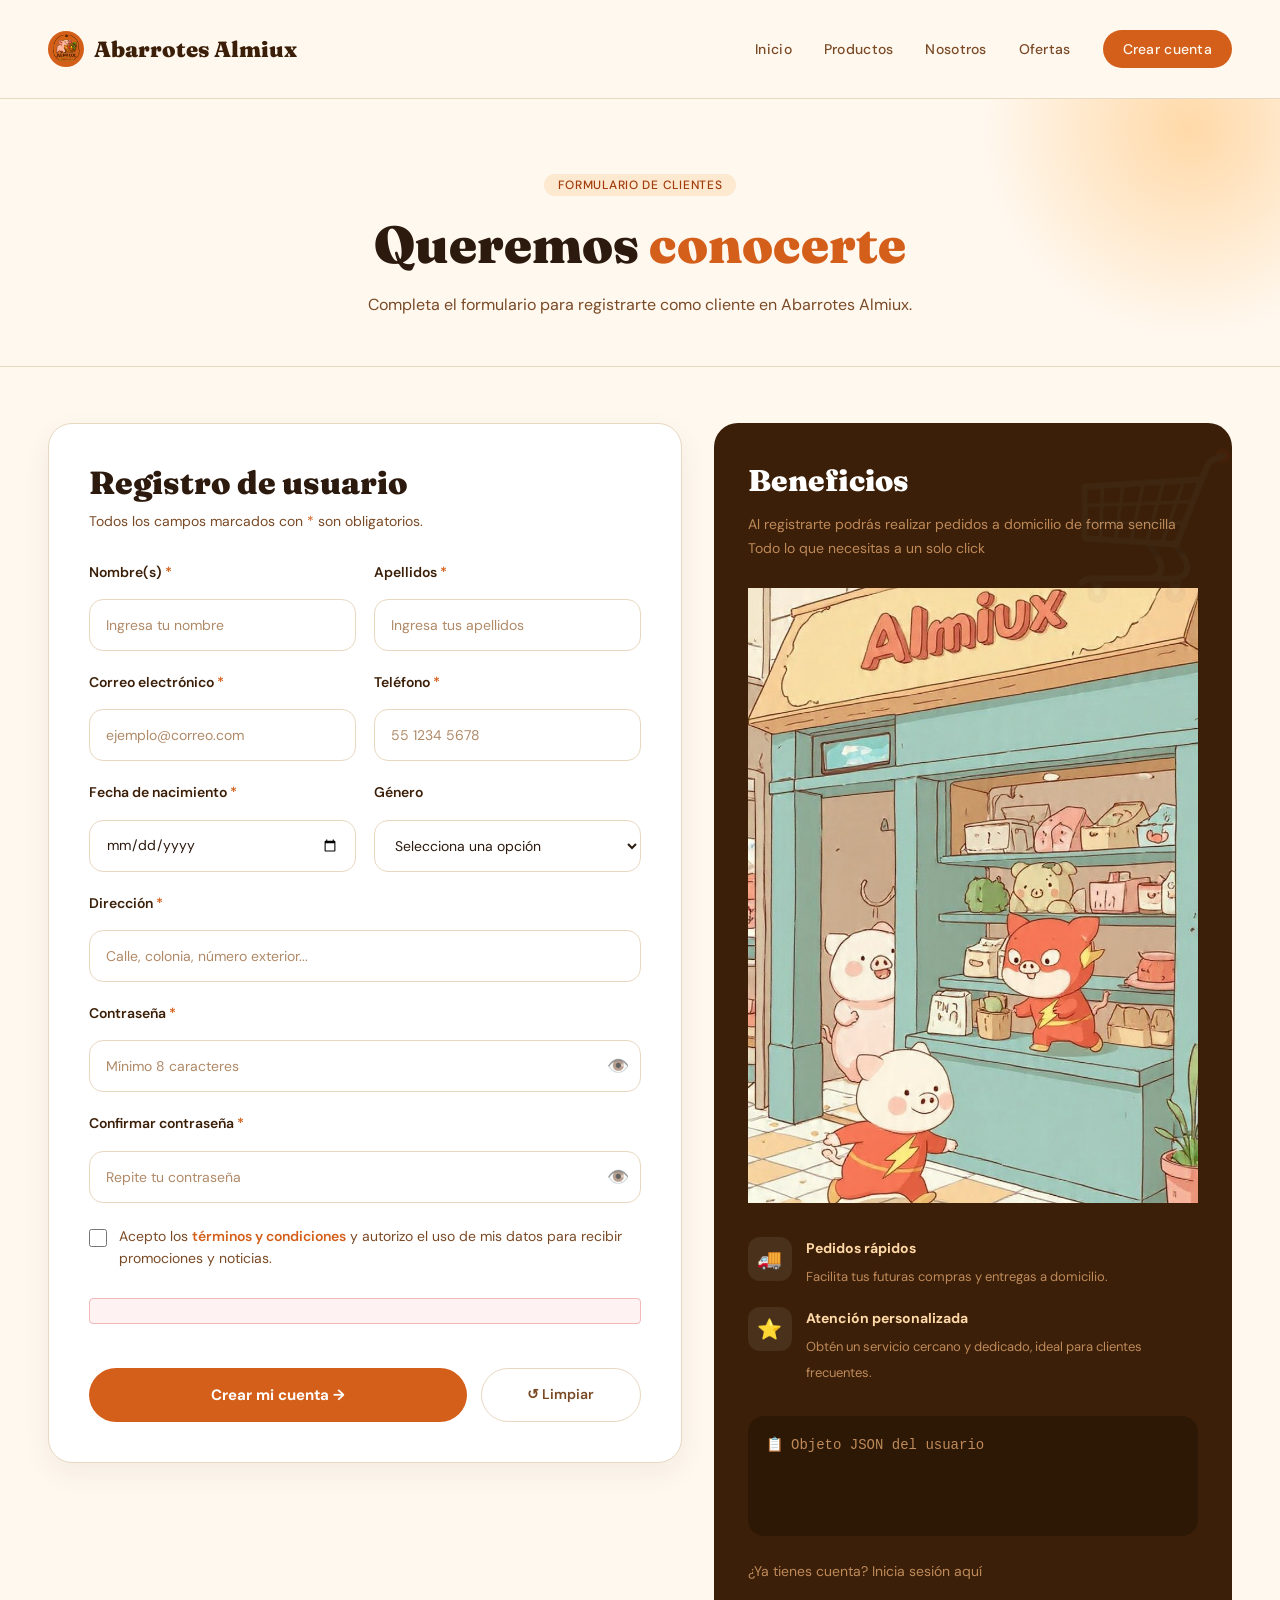
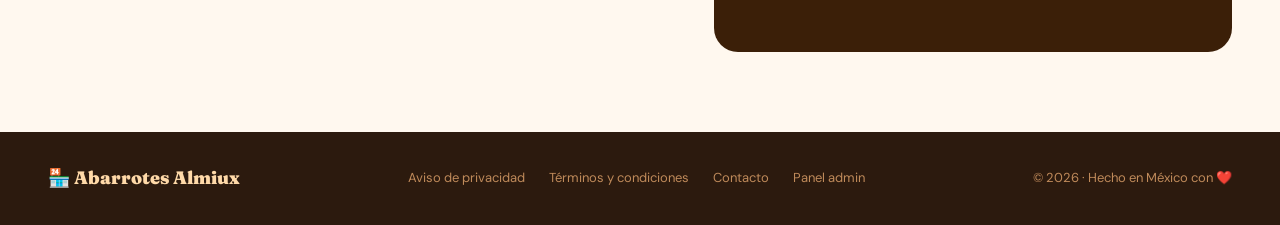
<file: cliente.html>
<!DOCTYPE html>
<html lang="es">
<head>
  <meta charset="UTF-8">
  <meta name="viewport" content="width=device-width, initial-scale=1.0">
  <title>Abarrotes Almiux — Crear cuenta</title>

  <!--
    ╔══════════════════════════════════════════════════════════════╗
    ║  registro.html — Registro de usuarios                        ║
    ║  Tarea 9 · Generation Mx Bootcamp                            ║
    ║                                                              ║
    ║  EQUIPO:                                                     ║
    ║  · Kaleb   → Estructura base HTML (este archivo)             ║
    ║  · Danna   → Campos del formulario HTML                      ║
    ║  · Arturo  → Estilos CSS                                     ║
    ║  · Yaris   → Panel de beneficios + hero                      ║
    ║  · Zared   → Validaciones JS                                 ║
    ║  · Noé     → Submit, JSON y alertas globales                 ║
    ║  · Diego   → UX extra (ojo, fortaleza, blur en tiempo real)  ║
    ╚══════════════════════════════════════════════════════════════╝
  -->

  <!-- Google Fonts -->
  <link href="https://fonts.googleapis.com/css2?family=Fraunces:wght@700;900&family=DM+Sans:wght@400;500&display=swap" rel="stylesheet">

  <!-- Bootstrap 4.4 (alertas requeridas por la tarea) -->
  <link rel="stylesheet" href="https://cdn.jsdelivr.net/npm/bootstrap@4.4.1/dist/css/bootstrap.min.css">

  <!-- Hoja de estilos del proyecto -->
  <link rel="stylesheet" href="styles.css">

  <!-- ═══════════════════════════════════════════════════════════
       ESTILOS — Tarea de ARTURO
       Arturo: agrega aquí el bloque <style> con todos los
       estilos de la página. Usa las variables CSS del proyecto:
       --color-primary, --color-bg, --font-display, etc.
  ════════════════════════════════════════════════════════════ -->


</head>
<body>

  <!-- ══════════════════════════════════════════════════════════════
       NAVBAR — Tarea de KALEB
  ══════════════════════════════════════════════════════════════ -->
  <nav id="navbar">
    <a href="index.html" class="logo">
      <div class="logo-icon">
        <img src="./images/Almiux_Logo_Sin_Fondo.png" alt="Logo Abarrotes Almiux">
      </div>
      <span>Abarrotes Almiux</span>
    </a>
    <div class="nav-links" id="navLinks">
      <a href="index.html">Inicio</a>
      <a href="productos.html">Productos</a>
      <a href="nosotros.html">Nosotros</a>
      <a href="index.html#ofertas">Ofertas</a>
      <a href="registro.html" class="nav-cta active">Crear cuenta</a>
    </div>
    <button class="hamburger" id="hamburger" aria-label="Abrir menú">
      <span></span><span></span><span></span>
    </button>
  </nav>

  <!-- ══════════════════════════════════════════════════════════════
       HERO SUPERIOR 
  ══════════════════════════════════════════════════════════════ -->
 <section class="registro-hero">
    <span class="badge">Formulario de clientes</span>
    <h1>Queremos <span>conocerte</span></h1>
    <p>
      Completa el formulario para registrarte como cliente en Abarrotes Almiux.
    </p>
  </section>

  <!-- ══════════════════════════════════════════════════════════════
       LAYOUT PRINCIPAL — Tarea de KALEB
       Dos columnas: izquierda = formulario, derecha = beneficios
  ══════════════════════════════════════════════════════════════ -->
  <div class="registro-layout">

    <!-- ── Columna izquierda: formulario ──────────────────────── -->
    <div class="form-card">

      <h2 class="form-card-title">Registro de usuario</h2>
      <p class="form-card-sub">
        Todos los campos marcados con <span style="color:var(--color-primary)">*</span> son obligatorios.
      </p>

      <!-- Alerta global de error (Bootstrap) — manejada por NOÉ -->
      <div class="alert alert-danger" id="alertaError" role="alert">
        <span>⚠️</span>
        <span id="alertaErrorMsg">Por favor corrige los errores marcados.</span>
      </div>

      <!-- Alerta global de éxito (Bootstrap) — manejada por NOÉ -->
      <div class="alert alert-success" id="alertaExito" role="alert">
        <span>✅</span>
        <span>¡Cuenta creada exitosamente! Bienvenido/a a Abarrotes Almiux.</span>
      </div>

      <form id="registroForm" novalidate>

        <!-- Nombre(s) y Apellidos -->
        <div class="fila-2">
          <div class="campo-grupo">
            <label for="nombres">Nombre(s) <span class="req">*</span></label>
            <input type="text" id="nombres" name="nombres"
              placeholder="Ingresa tu nombre" autocomplete="given-name">
            <div class="alert alert-danger" id="errorNombres" role="alert"></div>
          </div>
          <div class="campo-grupo">
            <label for="apellidos">Apellidos <span class="req">*</span></label>
            <input type="text" id="apellidos" name="apellidos"
              placeholder="Ingresa tus apellidos" autocomplete="family-name">
            <div class="alert alert-danger" id="errorApellidos" role="alert"></div>
          </div>
        </div>

        <!-- Email y Teléfono -->
        <div class="fila-2">
          <div class="campo-grupo">
            <label for="email">Correo electrónico <span class="req">*</span></label>
            <input type="email" id="email" name="email"
              placeholder="ejemplo@correo.com" autocomplete="email">
            <div class="alert alert-danger" id="errorEmail" role="alert"></div>
          </div>
          <div class="campo-grupo">
            <label for="telefono">Teléfono <span class="req">*</span></label>
            <input type="tel" id="telefono" name="telefono"
              placeholder="55 1234 5678" maxlength="10" autocomplete="tel">
            <div class="alert alert-danger" id="errorTelefono" role="alert"></div>
          </div>
        </div>

        <!-- Fecha de nacimiento y Género -->
        <div class="fila-2">
          <div class="campo-grupo">
            <label for="fechaNacimiento">Fecha de nacimiento <span class="req">*</span></label>
            <input type="date" id="fechaNacimiento" name="fechaNacimiento">
            <div class="alert alert-danger" id="errorFecha" role="alert"></div>
          </div>
          <div class="campo-grupo">
            <label for="genero">Género</label>
            <select id="genero" name="genero">
              <option value="">Selecciona una opción</option>
              <option value="masculino">Masculino</option>
              <option value="femenino">Femenino</option>
              <option value="no_especificado">Prefiero no decirlo</option>
            </select>
          </div>
        </div>

        <!-- Dirección -->
        <div class="campo-grupo">
          <label for="direccion">Dirección <span class="req">*</span></label>
          <input type="text" id="direccion" name="direccion"
            placeholder="Calle, colonia, número exterior..." autocomplete="street-address">
          <div class="alert alert-danger" id="errorDireccion" role="alert"></div>
        </div>

        <!-- Contraseña -->
        <div class="campo-grupo">
          <label for="password">Contraseña <span class="req">*</span></label>
          <div class="input-pwd-wrap">
            <input type="password" id="password" name="password"
              placeholder="Mínimo 8 caracteres" autocomplete="new-password">
            <!-- Botón ojo — función de DIEGO -->
            <button type="button" class="btn-ojo" id="ojoPwd" aria-label="Mostrar contraseña">👁️</button>
          </div>
          
          <!-- Indicador de fortaleza — función de DIEGO -->
          <div class="fortaleza-wrap" id="fortalezaWrap">
            <div class="fortaleza-barra">
              <div class="fortaleza-fill" id="fortalezaFill"></div>
            </div>
            <span class="fortaleza-label" id="fortalezaLabel"></span>
          </div>
          <div class="alert alert-danger" id="errorPassword" role="alert"></div>
        </div>

        <!-- Confirmar contraseña -->
        <div class="campo-grupo">
          <label for="confirmarPassword">Confirmar contraseña <span class="req">*</span></label>
          <div class="input-pwd-wrap">
            <input type="password" id="confirmarPassword" name="confirmarPassword"
              placeholder="Repite tu contraseña" autocomplete="new-password">
            <button type="button" class="btn-ojo" id="ojoConfirm" aria-label="Mostrar contraseña">👁️</button>
          </div>
          <div class="alert alert-danger" id="errorConfirmar" role="alert"></div>
        </div>

        <!-- Checkbox términos y condiciones -->
        <div class="checkbox-grupo">
          <input type="checkbox" id="terminos" name="terminos">
          <label for="terminos">
            Acepto los <a href="#">términos y condiciones</a> y autorizo
            el uso de mis datos para recibir promociones y noticias.
          </label>
        </div>
        <div class="alert alert-danger" id="errorTerminos" role="alert" style="margin-bottom:16px"></div>

        <!-- Botones -->
        <div class="btns">
          <button type="submit" class="btn-registrar" id="btnRegistrar">
            Crear mi cuenta →
          </button>
          <button type="button" class="btn-limpiar" id="btnLimpiar">
            ↺ Limpiar
          </button>
        </div>

      </form>
    </div>  <!-- /form-card -->

    <!-- ── Columna derecha: beneficios — Tarea de YARIS ────────── -->
    <aside>
      <div class="beneficios-card">
        <h3>Beneficios</h3>
        <p>
          Al registrarte podrás realizar pedidos a domicilio de forma sencilla
          Todo lo que necesitas a un solo click 
        </p>

        <div class="beneficios-lista">
          <div class="beneficio-item">
            <div class="registro-im">
              <img src="/images/registro.jpeg" alt="RegistroIm">
            </div>
          </div>
          <div class="beneficio-item">
            <div class="beneficio-icono">🚚</div>
            <div>
              <strong>Pedidos rápidos</strong>
              <span>Facilita tus futuras compras y entregas a domicilio.</span>
            </div>
          </div>
          <div class="beneficio-item">
            <div class="beneficio-icono">⭐</div>
            <div>
              <strong>Atención personalizada</strong>
              <span>Obtén un servicio cercano y dedicado, ideal para clientes frecuentes.</span>
            </div>
          </div>
          
        </div>

        <!-- Panel JSON — llenado por NOÉ (JS) -->
        <div class="json-resultado" id="jsonResultado">
          <p class="json-titulo">📋 Objeto JSON del usuario</p>
          <pre class="json-code" id="jsonCode"></pre>
        </div>

        <p class="ya-cuenta">
          ¿Ya tienes cuenta? <a href="#">Inicia sesión aquí</a>
        </p>
      </div>
    </aside>


  </div><!-- /registro-layout -->

  <!-- ══════════════════════════════════════════════════════════════
       FOOTER — Tarea de KALEB
  ══════════════════════════════════════════════════════════════ -->
  <footer>
    <a href="index.html" class="footer-logo">🏪 Abarrotes Almiux</a>
    <div class="footer-links">
      <a href="#">Aviso de privacidad</a>
      <a href="#">Términos y condiciones</a>
      <a href="nosotros.html">Contacto</a>
      <a href="admin.html">Panel admin</a>
    </div>
    <div>© 2026 · Hecho en México con ❤️</div>
  </footer>

  <!-- Bootstrap JS -->
  <script src="https://code.jquery.com/jquery-3.4.1.slim.min.js"></script>
  <script src="https://cdn.jsdelivr.net/npm/bootstrap@4.4.1/dist/js/bootstrap.min.js"></script>

  <!-- JS del proyecto (navbar hamburguesa) -->
  <script src="main.js"></script>

  <!-- ═══════════════════════════════════════════════════════════
       JAVASCRIPT — Tareas de ZARED, NOÉ y DIEGO
       Cada quien agrega sus funciones en el orden indicado.

       ZARED  → mostrarError(), limpiarError(), validar*()
       NOÉ    → submit handler, crearUsuarioJSON(), btnLimpiar
       DIEGO  → togglePassword(), evaluarFortaleza(), blur listeners
  ════════════════════════════════════════════════════════════ -->
  <script>

    // ── ZARED: agrega tus funciones aquí ──────────────────────


    // ── NOÉ: agrega tus funciones aquí ────────────────────────


    // ── DIEGO: agrega tus funciones aquí ──────────────────────


  </script>

</body>
</html>
</file>
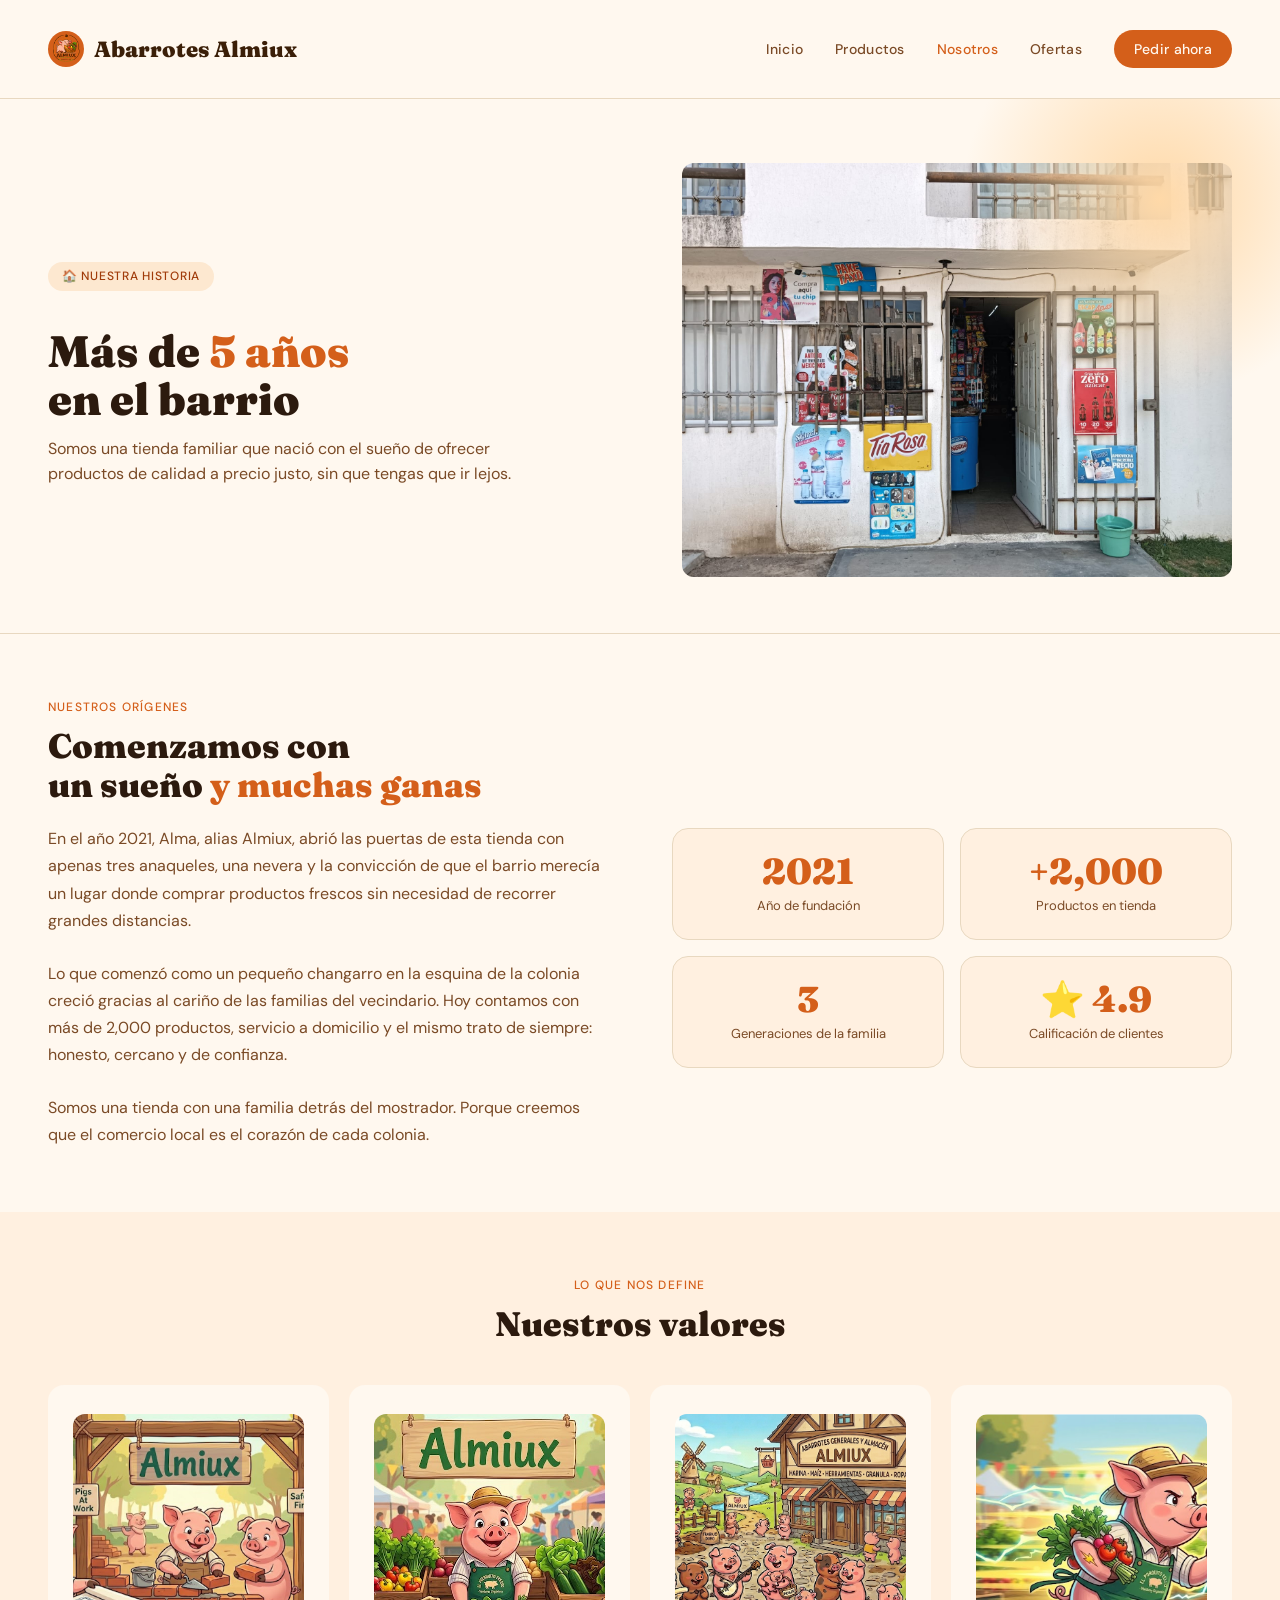
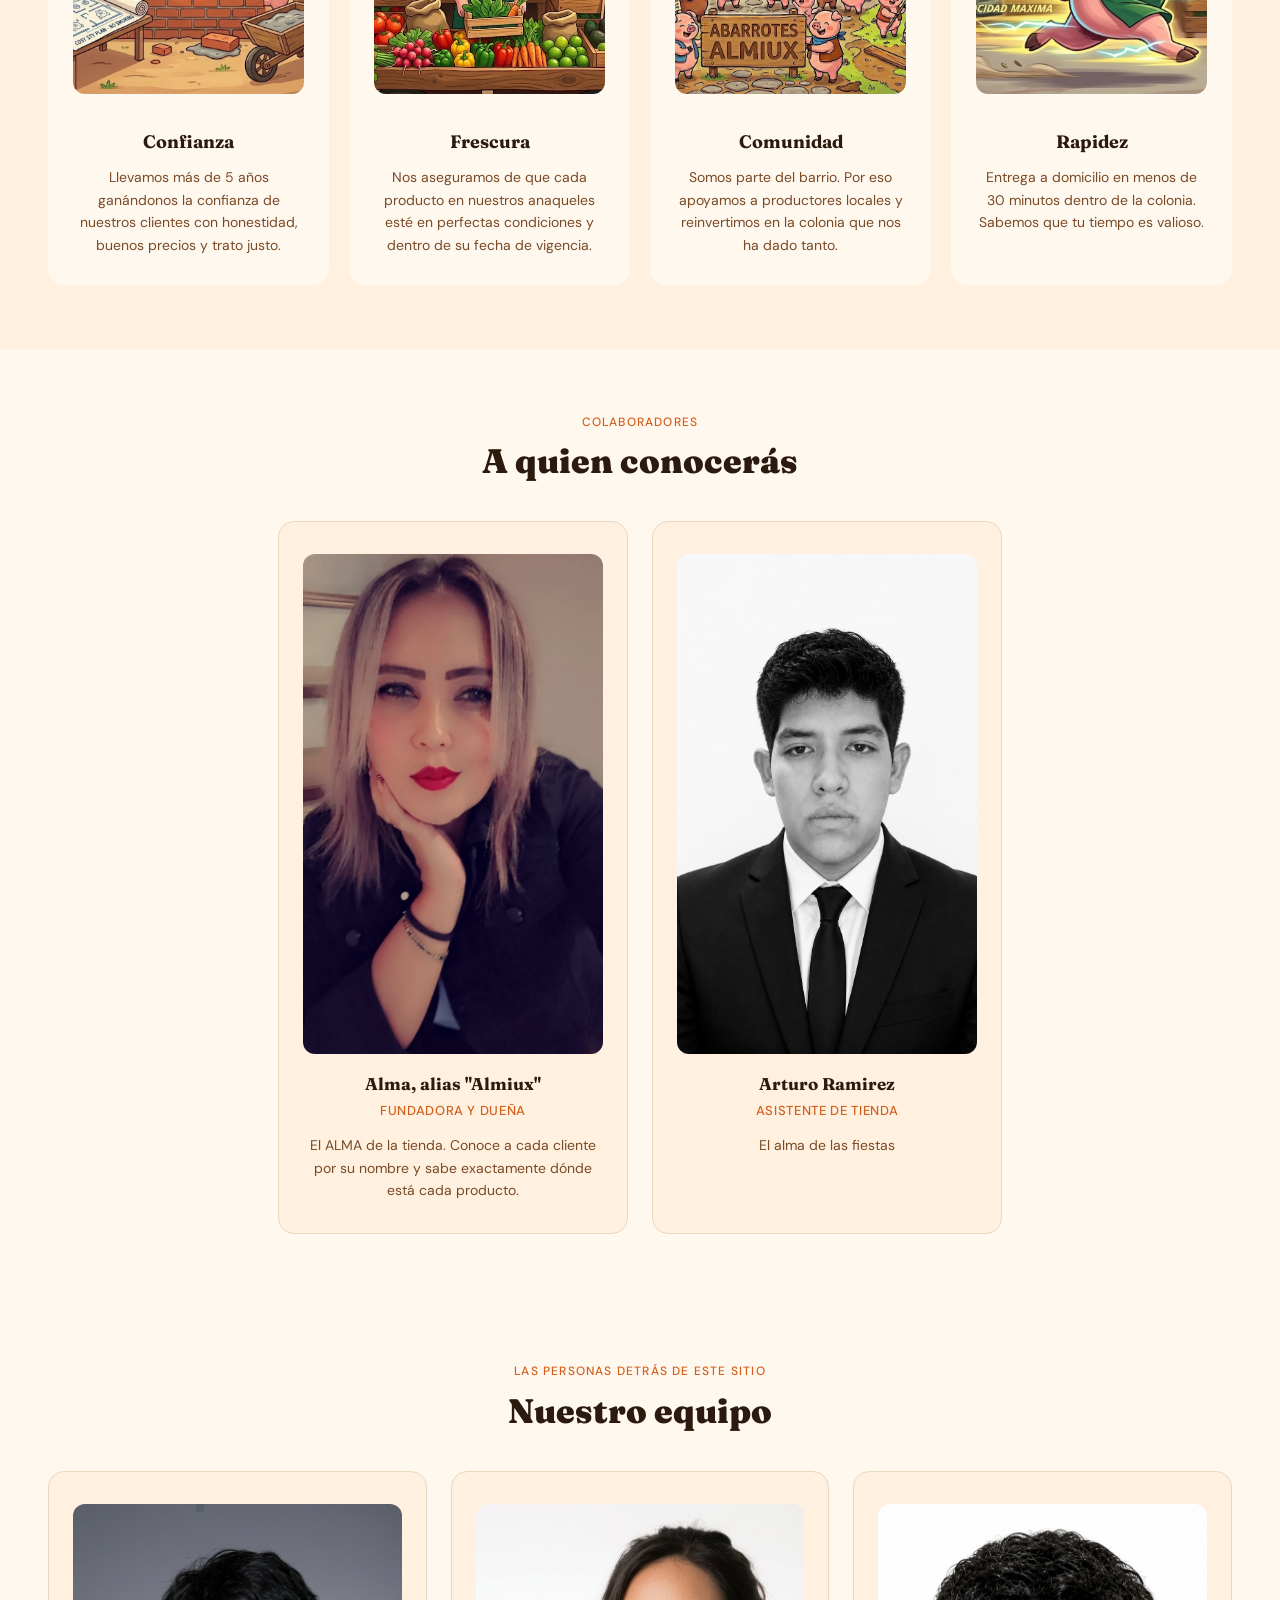
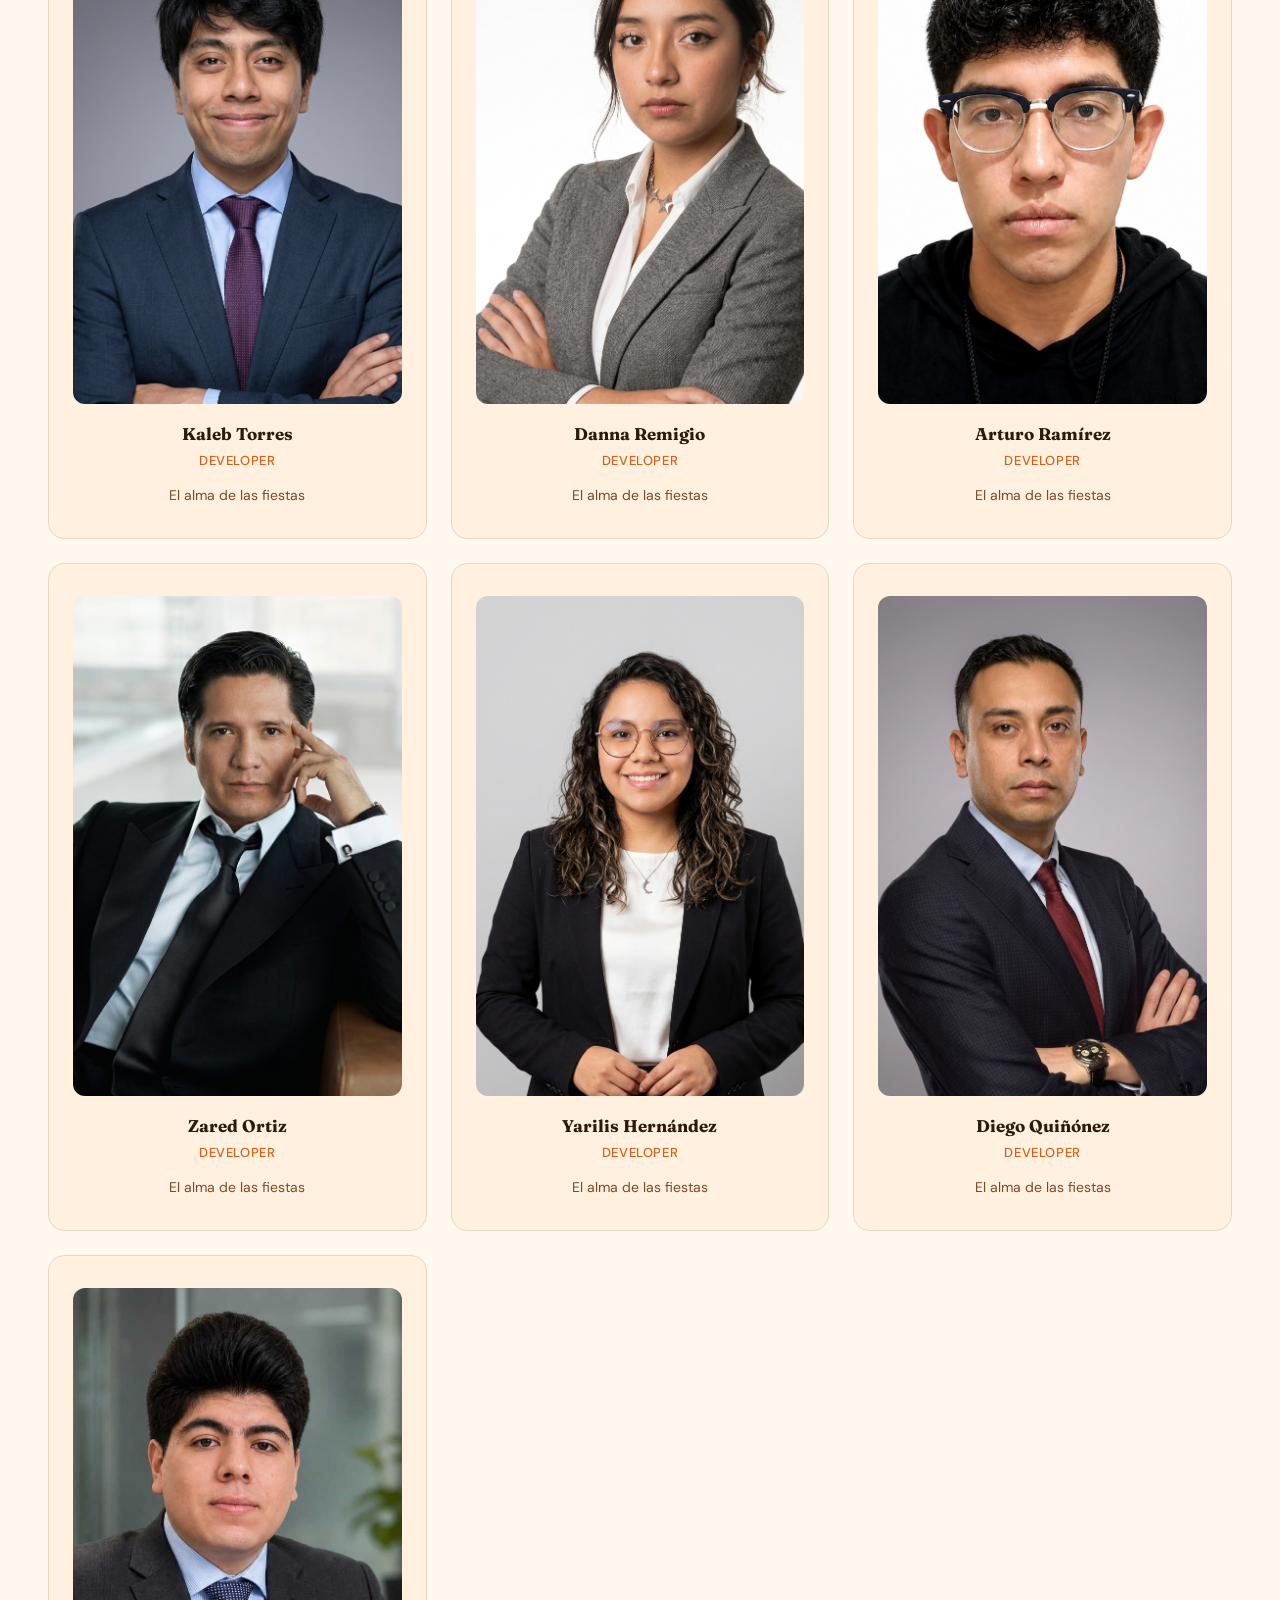
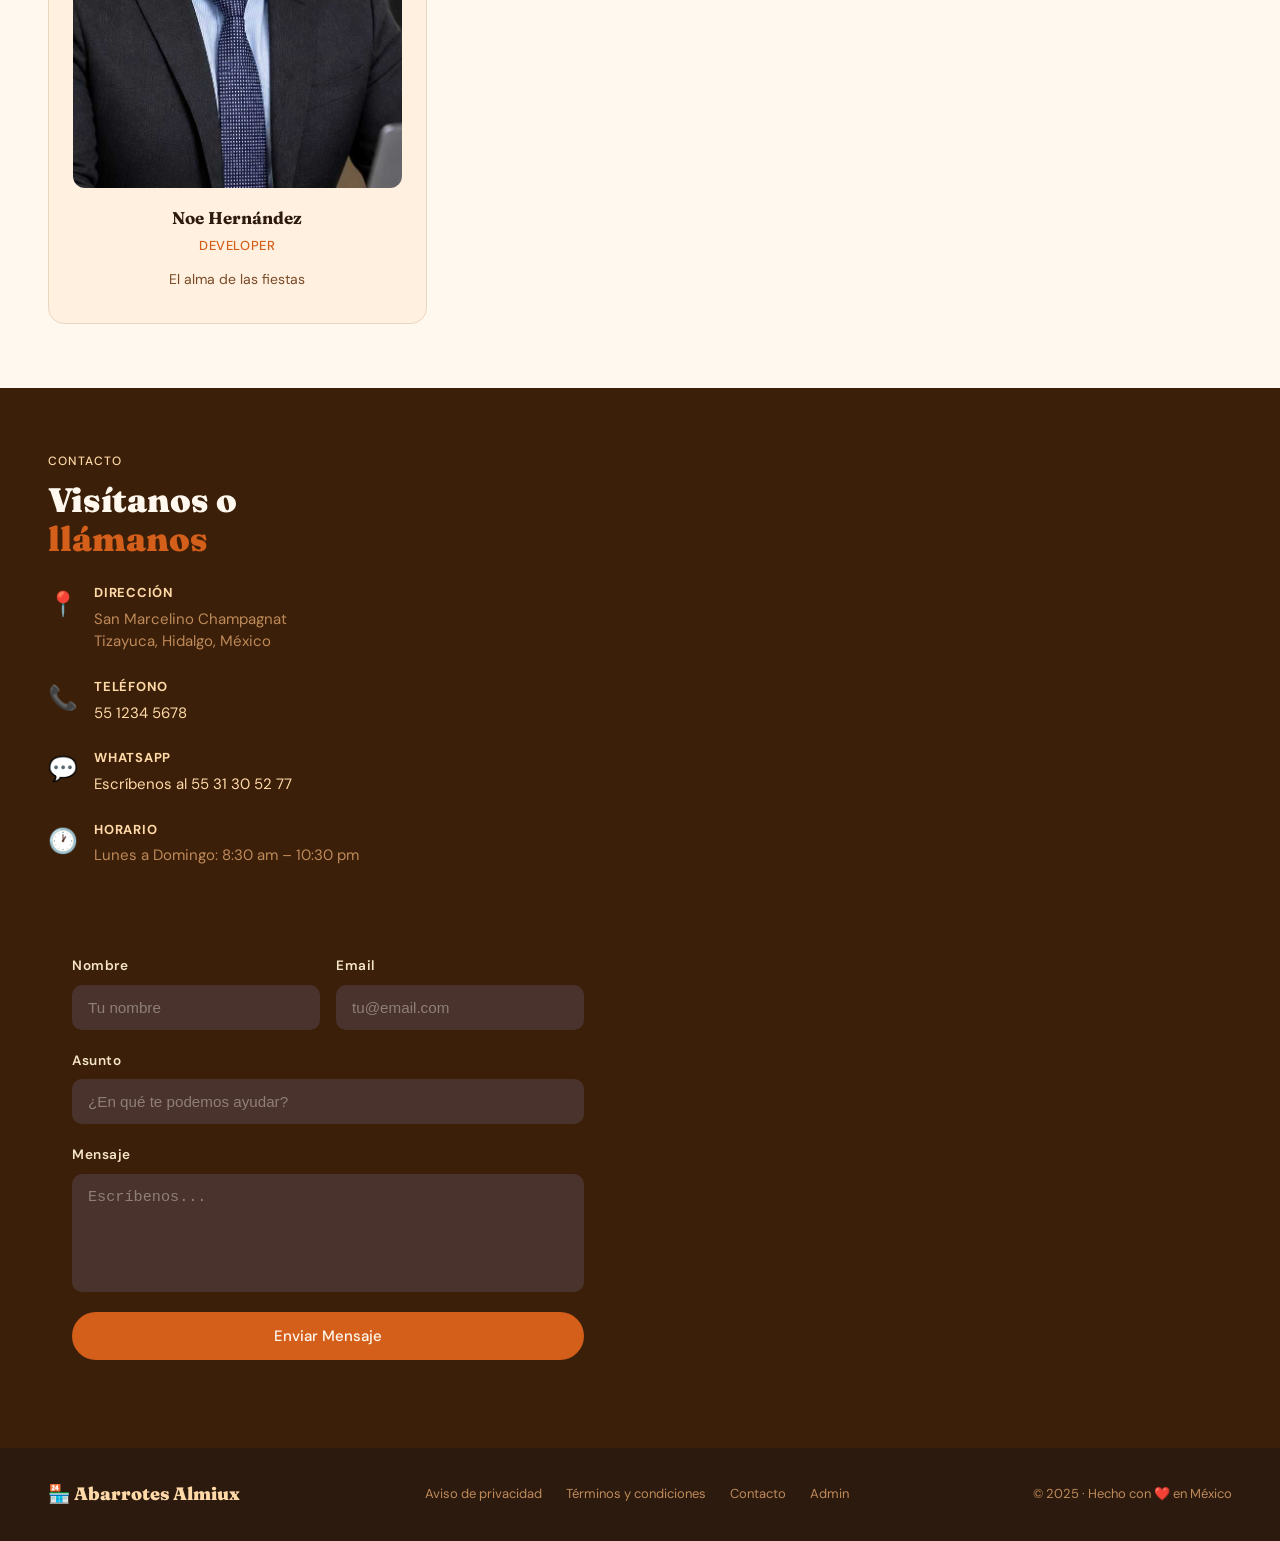
<file: nosotros.html>
<!DOCTYPE html>
<html lang="es">
<head>
  <meta charset="UTF-8">
  <meta name="viewport" content="width=device-width, initial-scale=1.0">
  <title>Abarrotes Almiux — Acerca de nosotros</title>

  <!--
    ╔══════════════════════════════════════════════════════════════╗
    ║  nosotros.html — Acerca de nosotros                        ║
    ║                                                            ║
    ║  ESTRUCTURA DE ESTA PÁGINA:                                ║
    ║  · Navbar                                                  ║
    ║  · Hero de sección                                         ║
    ║  · Historia / origen de la tienda                          ║
    ║  · Tarjetas de valores                                     ║
    ║  · Sección del equipo                                      ║
    ║  · Sección de contacto y ubicación                         ║
    ║  · Footer                                                  ║
    ╚══════════════════════════════════════════════════════════════╝
  -->

  <link href="https://fonts.googleapis.com/css2?family=Fraunces:wght@700;900&family=DM+Sans:wght@400;500&display=swap" rel="stylesheet">
  <link rel="stylesheet" href="styles.css">
</head>
<body>

  <!-- ══════════════════════════════════════════════════════════════
       NAVBAR
  ══════════════════════════════════════════════════════════════ -->
  <nav id="navbar">
    <a href="index.html" class="logo">
      <div class="logo-icon">
        <img src="./images/Almiux_Logo_Sin_Fondo.png" alt="">
      </div>
      <span>Abarrotes Almiux</span>
    </a>
    <div class="nav-links" id="navLinks">
      <a href="index.html">Inicio</a>
      <a href="productos.html">Productos</a>
      <a href="nosotros.html" class="active">Nosotros</a>
      <a href="index.html#ofertas">Ofertas</a>
      <a href="productos.html" class="nav-cta">Pedir ahora</a>
    </div>
    <button class="hamburger" id="hamburger" aria-label="Abrir menú">
      <span></span><span></span><span></span>
    </button>
  </nav>

  <!-- ══════════════════════════════════════════════════════════════
       HERO DE SECCIÓN
  ══════════════════════════════════════════════════════════════ -->
  <section class="page-hero">
    <div class="page-hero-content">
      <span class="badge">🏠 Nuestra historia</span>
      <h1 class="page-title">Más de <span>5 años</span><br>en el barrio</h1>
      <p class="page-sub">
        Somos una tienda familiar que nació con el sueño de ofrecer
        productos de calidad a precio justo, sin que tengas que ir lejos.
      </p>
    </div>
    <div>
      <img src="./images/Almiux_tienda.jpeg" alt="almiux tienda">
    </div>
  </section>

  <!-- ══════════════════════════════════════════════════════════════
       SECCIÓN: HISTORIA
  ══════════════════════════════════════════════════════════════ -->
  <section class="about-historia">
    <div class="about-historia-inner">

      <!-- Columna izquierda: historia en texto -->
      <div class="historia-texto">
        <div class="section-label">Nuestros orígenes</div>
        <h2 class="section-title" style="margin-bottom: 20px;">
          Comenzamos con<br>un sueño <span style="color: var(--color-primary)">y muchas ganas</span>
        </h2>

        <!-- Párrafos de historia -->
        <p>
          En el año 2021, Alma, alias Almiux, abrió las puertas de esta tienda con
          apenas tres anaqueles, una nevera y la convicción de que el barrio
          merecía un lugar donde comprar productos frescos sin necesidad de
          recorrer grandes distancias.
        </p>
        <br>
        <p>
          Lo que comenzó como un pequeño changarro en la esquina de la colonia
          creció gracias al cariño de las familias del vecindario. Hoy contamos
          con más de 2,000 productos, servicio a domicilio y el mismo trato
          de siempre: honesto, cercano y de confianza.
        </p>
        <br>
        <p>
          Somos una tienda con una familia
          detrás del mostrador. Porque creemos que el comercio local es el
          corazón de cada colonia.
        </p>
      </div>

      <!-- Columna derecha: datos destacados -->
      <div class="historia-datos">
        <!-- Cada .dato-card es un número destacado con descripción -->
        <div class="dato-card">
          <div class="dato-num">2021</div>
          <div class="dato-label">Año de fundación</div>
        </div>
        <div class="dato-card">
          <div class="dato-num">+2,000</div>
          <div class="dato-label">Productos en tienda</div>
        </div>
        <div class="dato-card">
          <div class="dato-num">3</div>
          <div class="dato-label">Generaciones de la familia</div>
        </div>
        <div class="dato-card">
          <div class="dato-num">⭐ 4.9</div>
          <div class="dato-label">Calificación de clientes</div>
        </div>
      </div>

    </div>
  </section>

  <!-- ══════════════════════════════════════════════════════════════
       SECCIÓN: VALORES
       · Tarjetas que explican la filosofía de la tienda
  ══════════════════════════════════════════════════════════════ -->
  <section class="about-valores">
    <div class="section-label" style="text-align:center">Lo que nos define</div>
    <h2 class="section-title" style="text-align:center; margin-bottom: 40px;">Nuestros valores</h2>

    <div class="valores-grid">

      <!-- Valor 1 -->
      <div class="valor-card">
        <div class="valor-icon">
          <img src="./images/Confianza.png" alt="Confianza">
        </div>
        <h3 class="valor-titulo">Confianza</h3>
        <p class="valor-desc">
          Llevamos más de 5 años ganándonos la confianza de nuestros
          clientes con honestidad, buenos precios y trato justo.
        </p>
      </div>

      <!-- Valor 2 -->
      <div class="valor-card">
        <div class="valor-icon">
          <img src="./images/Frescura.png" alt="Frescura">

        </div>
        <h3 class="valor-titulo">Frescura</h3>
        <p class="valor-desc">
          Nos aseguramos de que cada producto en nuestros anaqueles
          esté en perfectas condiciones y dentro de su fecha de vigencia.
        </p>
      </div>

      <!-- Valor 3 -->
      <div class="valor-card">
        <div class="valor-icon">
          <img src="./images/Comunidad.png" alt="Comunidad">
        </div>
        <h3 class="valor-titulo">Comunidad</h3>
        <p class="valor-desc">
          Somos parte del barrio. Por eso apoyamos a productores locales
          y reinvertimos en la colonia que nos ha dado tanto.
        </p>
      </div>

      <!-- Valor 4 -->
      <div class="valor-card">
        <div class="valor-icon">
          <img src="./images/Rapidez.png" alt="Rapidez">
        </div>
        <h3 class="valor-titulo">Rapidez</h3>
        <p class="valor-desc">
          Entrega a domicilio en menos de 30 minutos dentro de la colonia.
          Sabemos que tu tiempo es valioso.
        </p>
      </div>

    </div>
  </section>

  <!-- ══════════════════════════════════════════════════════════════
       SECCIÓN: EQUIPO
  ══════════════════════════════════════════════════════════════ -->
  <section class="about-equipo">
    <div class="section-label" style="text-align:center">Colaboradores</div>
    <h2 class="section-title" style="text-align:center; margin-bottom: 40px;">A quien conocerás</h2>

    <div class="equipo-grid">

      <div class="miembro-card">
        <div class="miembro-avatar">
          <img src="./images/Alma.jpeg" alt="">
        </div>
        <h3 class="miembro-nombre">Alma, alias "Almiux"</h3>
        <p class="miembro-rol">Fundadora y dueña</p>
        <p class="miembro-desc">El ALMA de la tienda. Conoce a cada cliente por su nombre y sabe exactamente dónde está cada producto.</p>
      </div>

      <div class="miembro-card">
        <div class="miembro-avatar">
          <img src="./images/Arturo_dev.jpeg" alt="Arturo_dev">
        </div>
        <h3 class="miembro-nombre">Arturo Ramirez</h3>
        <p class="miembro-rol">Asistente de tienda</p>
        <p class="miembro-desc">El alma de las fiestas</p>
      </div>

    </div>
  </section>


    <!-- ══════════════════════════════════════════════════════════════
       SECCIÓN: Desarrolladores
  ══════════════════════════════════════════════════════════════ -->
  <section class="about-devs">
    <div class="section-label" style="text-align:center">Las personas detrás de este sitio</div>
    <h2 class="section-title" style="text-align:center; margin-bottom: 40px;">Nuestro equipo</h2>

    <div class="devs-grid">

      <div class="miembro-card">
        <div class="miembro-avatar">
          <img src="./images/KALEB.png" alt="Kaleb_dev">
        </div>
        <h3 class="miembro-nombre">Kaleb Torres</h3>
        <p class="miembro-rol">Developer</p>
        <p class="miembro-desc">El alma de las fiestas</p>
      </div>

      <div class="miembro-card">
        <div class="miembro-avatar">
          <img src="./images/DANNA.png" alt="Danna_dev">
        </div>
        <h3 class="miembro-nombre">Danna Remigio</h3>
        <p class="miembro-rol">Developer</p>
        <p class="miembro-desc">El alma de las fiestas</p>
      </div>

      <div class="miembro-card">
        <div class="miembro-avatar">
          <img src="./images/ARTURO.jpeg" alt="Arturo_dev">
        </div>
        <h3 class="miembro-nombre">Arturo Ramírez </h3>
        <p class="miembro-rol">Developer</p>
        <p class="miembro-desc">El alma de las fiestas</p>
      </div>

      <div class="miembro-card">
        <div class="miembro-avatar">
          <img src="./images/ZARED.png" alt="Zared_dev">
        </div>
        <h3 class="miembro-nombre">Zared Ortiz</h3>
        <p class="miembro-rol">Developer</p>
        <p class="miembro-desc">El alma de las fiestas</p>
      </div>

      <div class="miembro-card">
        <div class="miembro-avatar">
          <img src="./images/YARIS.png" alt="Yaris_dev">
        </div>
        <h3 class="miembro-nombre">Yarilis Hernández</h3>
        <p class="miembro-rol">Developer</p>
        <p class="miembro-desc">El alma de las fiestas</p>
      </div>

      <div class="miembro-card">
        <div class="miembro-avatar">
          <img src="./images/DIEGO.png" alt="Diego_dev">
        </div>
        <h3 class="miembro-nombre">Diego Quiñónez</h3>
        <p class="miembro-rol">Developer</p>
        <p class="miembro-desc">El alma de las fiestas</p>
      </div>

      <div class="miembro-card">
        <div class="miembro-avatar">
          <img src="./images/NOE.jpeg" alt="Noe_dev">
        </div>
        <h3 class="miembro-nombre">Noe Hernández</h3>
        <p class="miembro-rol">Developer</p>
        <p class="miembro-desc">El alma de las fiestas</p>
      </div>

    </div>
  </section>

 <!-- ══════════════════════════════════════════════════════════════
       SECCIÓN: CONTACTO Y UBICACIÓN
  ══════════════════════════════════════════════════════════════ -->
   <div id="contacto-container"></div>

  <!-- Footer -->
  <footer>
    <a href="index.html" class="footer-logo">🏪 Abarrotes Almiux</a>
    <div class="footer-links">
      <a href="#">Aviso de privacidad</a>
      <a href="#">Términos y condiciones</a>
      <a href="nosotros.html">Contacto</a>
      <a href="admin.html">Admin</a>
    </div>
    <div>© 2025 · Hecho con ❤️ en México</div>
  </footer>

  <script src="main.js"></script>

</body>
</html>
</file>
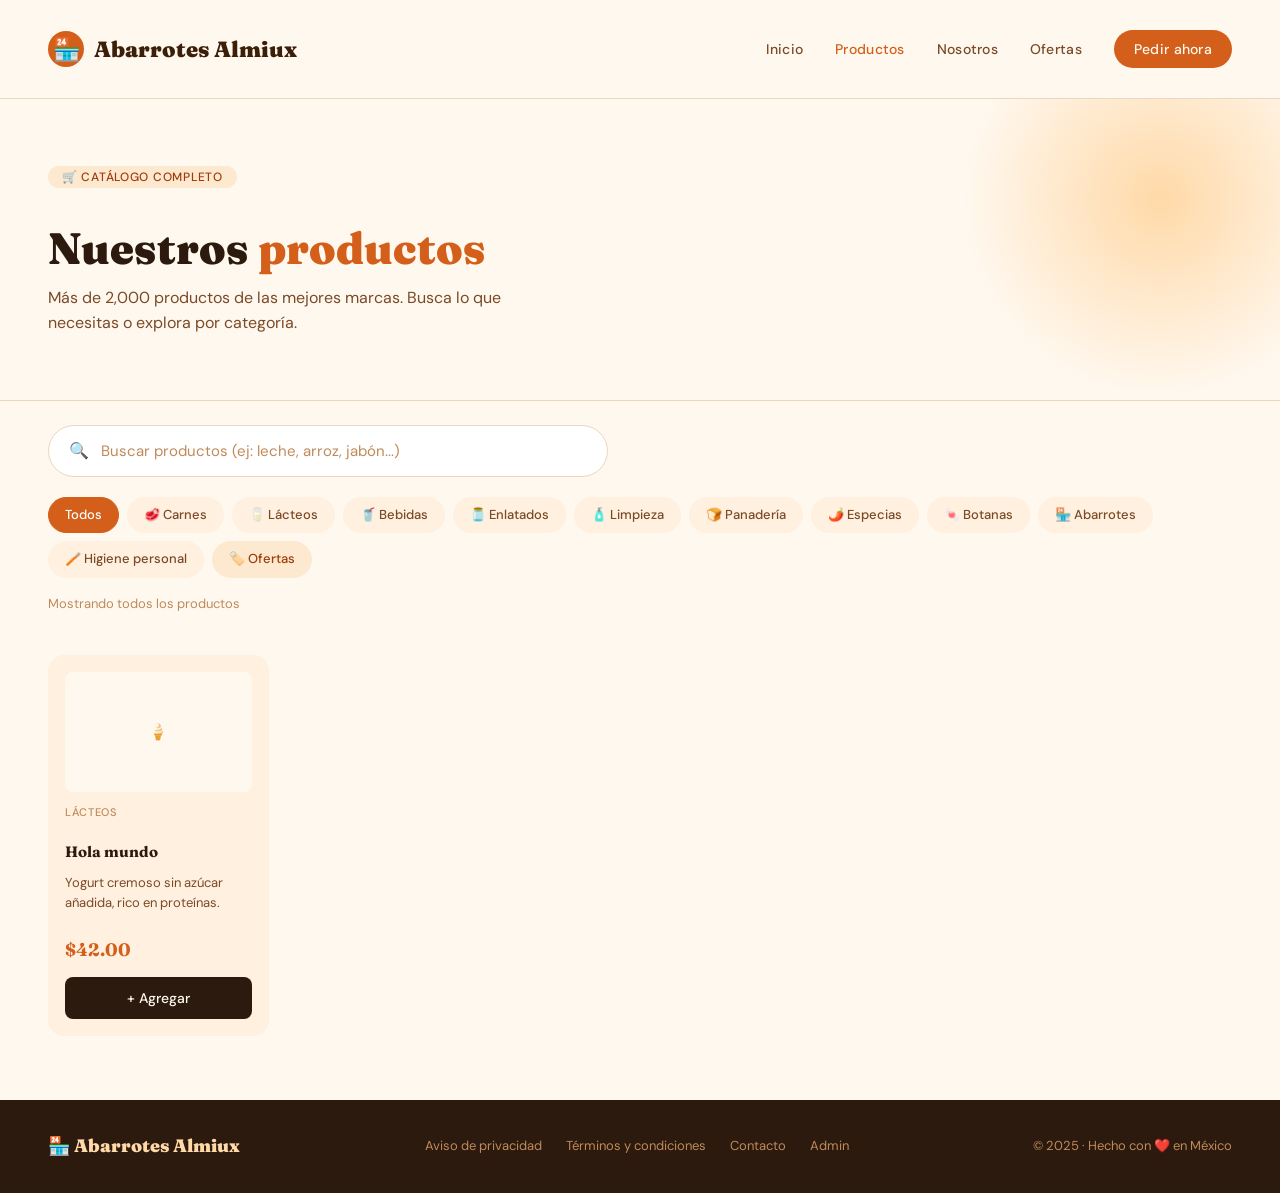
<file: productos.html>
<!DOCTYPE html>
<html lang="es">
<head>
  <meta charset="UTF-8">
  <meta name="viewport" content="width=device-width, initial-scale=1.0">
  <title>Abarrotes Almiux — Productos</title>

  <!--
    ╔══════════════════════════════════════════════════════════════╗
    ║  productos.html — Catálogo de productos                    ║
    ║                                                            ║
    ║  ESTRUCTURA DE ESTA PÁGINA:                                ║
    ║  · Navbar (igual en todas las páginas)                     ║
    ║  · Hero pequeño de sección                                 ║
    ║  · Barra de búsqueda + filtros de categoría                ║
    ║  · Grid de tarjetas de producto                            ║
    ║  · Footer (igual en todas las páginas)                     ║
    ║                                                            ║
    ║  CÓMO AGREGAR PRODUCTOS:                                   ║
    ║  Busca el comentario "AGREGAR PRODUCTO AQUÍ" y copia       ║
    ║  el bloque de .product-card con tus datos.                 ║
    ╚══════════════════════════════════════════════════════════════╝
  -->

  <link href="https://fonts.googleapis.com/css2?family=Fraunces:wght@700;900&family=DM+Sans:wght@400;500&display=swap" rel="stylesheet">
  <link rel="stylesheet" href="https://cdn.jsdelivr.net/npm/bootstrap-icons@1.11.3/font/bootstrap-icons.min.css" />
  <link rel="stylesheet" href="https://cdn.jsdelivr.net/npm/bootstrap@5.3.3/dist/css/bootstrap.min.css"
>
  <link rel="stylesheet" href="styles.css">
</head>
<body>

  <!-- ══════════════════════════════════════════════════════════════
       NAVBAR (idéntico en todas las páginas)
       El link "Productos" tiene la clase .active para indicar
       que estamos en esta sección.
  ══════════════════════════════════════════════════════════════ -->
  <nav id="navbar">
    <a href="index.html" class="logo">
      <div class="logo-icon">🏪</div>
      <span>Abarrotes Almiux</span>
    </a>
    <div class="nav-links" id="navLinks">
      <a href="index.html">Inicio</a>
      <a href="productos.html" class="active">Productos</a>
      <a href="nosotros.html">Nosotros</a>
      <a href="index.html#ofertas">Ofertas</a>
      <a href="productos.html" class="nav-cta">Pedir ahora</a>
    </div>
    <button class="hamburger" id="hamburger" aria-label="Abrir menú">
      <span></span><span></span><span></span>
    </button>
  </nav>
  

  <!-- ══════════════════════════════════════════════════════════════
       HERO DE SECCIÓN
       · Versión compacta del hero, solo para páginas internas
       · Sin la ilustración del anaquel
  ══════════════════════════════════════════════════════════════ -->
  <section class="page-hero">
    <div class="page-hero-content">
      <span class="badge">🛒 Catálogo completo</span>
      <h1 class="page-title">Nuestros <span>productos</span></h1>
      <p class="page-sub">Más de 2,000 productos de las mejores marcas. Busca lo que necesitas o explora por categoría.</p>
    </div>
  </section>

  <!-- ══════════════════════════════════════════════════════════════
       BARRA DE BÚSQUEDA
       · El input dispara filtrado en tiempo real (via JS)
       · El JS en main.js escucha el evento 'input'
  ══════════════════════════════════════════════════════════════ -->
  <div class="search-bar-wrap">
    <div class="search-bar">
      <span class="search-icon">🔍</span>
      <!-- id="searchInput" es usado por el JS para filtrar productos -->
      <input
        type="text"
        id="searchInput"
        placeholder="Buscar productos (ej: leche, arroz, jabón...)"
        autocomplete="off"
      >
    </div>
  </div>

  <!-- ══════════════════════════════════════════════════════════════
       FILTROS DE CATEGORÍA
       · Botones que filtran las tarjetas de producto
       · El botón activo tiene la clase .filter-active (manejada por JS)
       · data-filter debe coincidir con data-cat de las tarjetas
  ══════════════════════════════════════════════════════════════ -->
  <div class="filters-wrap">
    <div class="filters" id="filters">
      <!-- data-filter="all" muestra todos los productos -->
      <button class="filter-btn filter-active" data-filter="all">Todos</button>
      <button class="filter-btn" data-filter="carnes">🥩 Carnes</button>
      <button class="filter-btn" data-filter="lacteos">🥛 Lácteos</button>
      <button class="filter-btn" data-filter="bebidas">🥤 Bebidas</button>
      <button class="filter-btn" data-filter="enlatados">🫙 Enlatados</button>
      <button class="filter-btn" data-filter="limpieza">🧴 Limpieza</button>
      <button class="filter-btn" data-filter="panaderia">🍞 Panadería</button>
      <button class="filter-btn" data-filter="especias">🌶️ Especias</button>
      <button class="filter-btn" data-filter="botanas">🍬 Botanas</button>
      <button class="filter-btn" data-filter="abarrotes">🏪 Abarrotes</button>
      <button class="filter-btn" data-filter="higiene_personal">🪥 Higiene personal</button>

      <!-- Filtro especial: muestra solo productos con data-oferta="true" -->
      <button class="filter-btn filter-oferta" data-filter="ofertas">🏷️ Ofertas</button>
    </div>

    <!-- Contador de resultados (actualizado por JS) -->
    <p class="results-count" id="resultsCount">Mostrando todos los productos</p>
  </div>

  <!-- ══════════════════════════════════════════════════════════════
       GRID DE PRODUCTOS
       ─────────────────────────────────────────────────────────────
       CÓMO AGREGAR UN PRODUCTO:
       Copia uno de los bloques .product-card y cambia:
         · data-cat="..."    → categoría (debe coincidir con los filtros)
         · data-oferta="true" → si está en oferta (o quita el atributo)
         · .prod-icon         → emoji del producto
         · .prod-name         → nombre del producto
         · .prod-desc         → descripción corta
         · .prod-price        → precio actual
         · .prod-original     → precio tachado si hay oferta (opcional)
         · .prod-badge        → texto del badge de oferta (opcional)
  ══════════════════════════════════════════════════════════════ -->
  <section class="products-section">
    <div class="products-grid" id="productsGrid">

      <!-- ══ LÁCTEOS ══════════════════════════════════════════ -->

      <!-- Producto: Leche entera -->
      <div class="product-card" data-cat="abarrotes" data-oferta="true">
        <div class="prod-img-wrap">
          <span class="prod-icon">
            <img src="" alt="">
          </span>
          <!-- Badge de oferta (solo si el producto está en oferta) -->
          <span class="prod-badge">-20%</span>
        </div>
        <div class="prod-info">
          <p class="prod-cat-tag">Lácteos</p>
          <h3 class="prod-name">Leche entera Lala 1L</h3>
          <p class="prod-desc">Leche entera pasteurizada, ideal para toda la familia.</p>
          <div class="prod-prices">
            <span class="prod-price">$18.50</span>
            <!-- Precio original tachado (quitar si no hay oferta) -->
            <span class="prod-original">$23.00</span>
          </div>
        </div>
        <button class="btn-agregar" onclick="agregarAlCarrito(this, 'Leche entera Lala 1L')">
          + Agregar
        </button>
      </div>

      <!-- Producto: Yogurt natural -->
      <div class="product-card" data-cat="lacteos">
        <div class="prod-img-wrap">
          <span class="prod-icon">
            <img src="" alt="">
          </span>
        </div>
        <div class="prod-info">
          <p class="prod-cat-tag">Lácteos</p>
          <h3 class="prod-name">Yogurt natural Danone 1kg</h3>
          <p class="prod-desc">Yogurt cremoso sin azúcar añadida, rico en proteínas.</p>
          <div class="prod-prices">
            <span class="prod-price">$42.00</span>
          </div>
        </div>
        <button class="btn-agregar" onclick="agregarAlCarrito(this, 'Yogurt natural Danone 1kg')">
          + Agregar
        </button>
      </div>

      <!-- Producto: Queso Oaxaca -->
      <div class="product-card" data-cat="lacteos">
        <div class="prod-img-wrap">
          <span class="prod-icon">🧀</span>
        </div>
        <div class="prod-info">
          <p class="prod-cat-tag">Lácteos</p>
          <h3 class="prod-name">Queso Oaxaca 400g</h3>
          <p class="prod-desc">Queso hebra artesanal, perfecto para quesadillas.</p>
          <div class="prod-prices">
            <span class="prod-price">$65.00</span>
          </div>
        </div>
        <button class="btn-agregar" onclick="agregarAlCarrito(this, 'Queso Oaxaca 400g')">
          + Agregar
        </button>
      </div>

      <!-- ══ BEBIDAS ════════════════════════════════════════════ -->

      <!-- Producto: Agua embotellada -->
      <div class="product-card" data-cat="bebidas" >
        <div class="prod-img-wrap">
          <span><img src="imagenes-bebidas/AguaEmbotellada.png" alt=""></span>
          <span class="prod-badge">-15%</span>
        </div>
        <div class="prod-info">
          <p class="prod-cat-tag">Bebidas</p>
          <h3 class="prod-name">Agua skarch 500mL</h3>
          <p class="prod-desc">Agua purificada sin gas, presentación individual.</p>
          <div class="prod-prices">
            <span class="prod-price">$12.00</span>
          </div>
        </div>
        <button class="btn-agregar" onclick="agregarAlCarrito(this, 'Agua skarch 500mL')">
          + Agregar
        </button>
      </div>

      <!-- Producto: Refresco de cola -->
      <div class="product-card" data-cat="bebidas">
        <div class="prod-img-wrap">
          <span><img src="imagenes-bebidas/cocaLata.png" alt=""></span>
        </div>
        <div class="prod-info">
          <p class="prod-cat-tag">Bebidas</p>
          <h3 class="prod-name">Coca-Cola lata 600 mL</h3>
          <p class="prod-desc">Refresco de cola clásico, presentación en lata.</p>
          <div class="prod-prices">
            <span class="prod-price">$18.00</span>
          </div>
        </div>
        <button class="btn-agregar" onclick="agregarAlCarrito(this, 'Coca-Cola lata')">
          + Agregar
        </button>
      </div>

      <!-- Producto: Jugo de naranja -->
      <div class="product-card" data-cat="bebidas">
        <div class="prod-img-wrap">
          <span><img src="imagenes-bebidas/jugoNaranja2L.png" alt=""></span>
        </div>
        <div class="prod-info">
          <p class="prod-cat-tag">Bebidas</p>
          <h3 class="prod-name">Jugo de naranja Del Valle 2L</h3>
          <p class="prod-desc">100% jugo de naranja, sin conservadores.</p>
          <div class="prod-prices">
            <span class="prod-price">$32.00</span>
          </div>
        </div>
        <button class="btn-agregar" onclick="agregarAlCarrito(this, 'Jugo de naranja Del Valle 2L')">
          + Agregar
        </button>
      </div>

      
      <div class="product-card" data-cat="bebidas">
        <div class="prod-img-wrap">
          <span><img src="imagenes-bebidas/fantaLata.png" alt=""></span>
        </div>
        <div class="prod-info">
          <p class="prod-cat-tag">Bebidas</p>
          <h3 class="prod-name">refresco de naranja fanta 600mL</h3>
          <p class="prod-desc">sabor clasico de fanta en presentacion de lata.</p>
          <div class="prod-prices">
            <span class="prod-price">$12.00</span>
          </div>
        </div>
        <button class="btn-agregar" onclick="agregarAlCarrito(this, 'fantaLata')">
          + Agregar
        </button>
      </div>
      
      <div class="product-card" data-cat="bebidas">
        <div class="prod-img-wrap">
          <span><img src="imagenes-bebidas/fuzeTea.png" alt=""></span>
        </div>
        <div class="prod-info">
          <p class="prod-cat-tag">Bebidas</p>
          <h3 class="prod-name">fuze tea Té verde L</h3>
          <p class="prod-desc">Té verde helado sin gas.</p>
          <div class="prod-prices">
            <span class="prod-price">$16.00</span>
          </div>
        </div>
        <button class="btn-agregar" onclick="agregarAlCarrito(this, 'fuzeTea')">
          + Agregar
        </button>
      </div>
      
      <div class="product-card" data-cat="bebidas">
        <div class="prod-img-wrap">
          <span><img src="imagenes-bebidas/jugoManzana.png" alt=""></span>
        </div>
        <div class="prod-info">
          <p class="prod-cat-tag">Bebidas</p>
          <h3 class="prod-name">Jugo de manzana Del Valle 600mL</h3>
          <p class="prod-desc">100% jugo de manzana, sin conservadores.</p>
          <div class="prod-prices">
            <span class="prod-price">$18.00</span>
          </div>
        </div>
        <button class="btn-agregar" onclick="agregarAlCarrito(this, 'Jugo de manzana Del Valle 600mL')">
          + Agregar
        </button>
      </div>
      
      <div class="product-card" data-cat="bebidas">
        <div class="prod-img-wrap">
          <span class="prod-icon"><img src="imagenes-bebidas/AguaM2L.png" alt=""></span>
        </div>
        <div class="prod-info">
          <p class="prod-cat-tag">Bebidas</p>
          <h3 class="prod-name">Agua mineral 2L</h3>
          <p class="prod-desc">agua mineralizada perfecta para disfrutoa sola o con jugos</p>
          <div class="prod-prices">
            <span class="prod-price">$28.00</span>
          </div>
        </div>
        <button class="btn-agregar" onclick="agregarAlCarrito(this, 'Agua mineral 2L')">
          + Agregar
        </button>
      </div>





      <!-- ══ ENLATADOS ══════════════════════════════════════════ -->

      <!-- Producto: Atún en agua -->
      <div class="product-card" data-cat="enlatados" data-oferta="true">
        <div class="prod-img-wrap">
          <span class="prod-icon">🐟</span>
          <span class="prod-badge">3x2</span>
        </div>
        <div class="prod-info">
          <p class="prod-cat-tag">Enlatados</p>
          <h3 class="prod-name">Atún Dolores en agua 140g</h3>
          <p class="prod-desc">Atún en trozos en agua, bajo en grasa. Oferta 3×2.</p>
          <div class="prod-prices">
            <span class="prod-price">$19.50</span>
          </div>
        </div>
        <button class="btn-agregar" onclick="agregarAlCarrito(this, 'Atún Dolores en agua 140g')">
          + Agregar
        </button>
      </div>

      <!-- Producto: Frijoles negros -->
      <div class="product-card" data-cat="enlatados">
        <div class="prod-img-wrap">
          <span class="prod-icon">🫘</span>
        </div>
        <div class="prod-info">
          <p class="prod-cat-tag">Enlatados</p>
          <h3 class="prod-name">Frijoles negros La Costeña 560g</h3>
          <p class="prod-desc">Frijoles bayos enteros cocidos, listos para calentar.</p>
          <div class="prod-prices">
            <span class="prod-price">$24.00</span>
          </div>
        </div>
        <button class="btn-agregar" onclick="agregarAlCarrito(this, 'Frijoles negros La Costeña 560g')">
          + Agregar
        </button>
      </div>

      <!-- Producto: Salsa de tomate -->
      <div class="product-card" data-cat="enlatados">
        <div class="prod-img-wrap">
          <span class="prod-icon">🍅</span>
        </div>
        <div class="prod-info">
          <p class="prod-cat-tag">Enlatados</p>
          <h3 class="prod-name">Tomate entero San Marcos 400g</h3>
          <p class="prod-desc">Tomates pelados enteros en jugo natural.</p>
          <div class="prod-prices">
            <span class="prod-price">$21.00</span>
          </div>
        </div>
        <button class="btn-agregar" onclick="agregarAlCarrito(this, 'Tomate entero San Marcos 400g')">
          + Agregar
        </button>
      </div>

      <!-- ══ LIMPIEZA ════════════════════════════════════════════ -->

      <!-- Producto: Detergente -->
      <div class="product-card" data-cat="limpieza" data-oferta="true">
        <div class="prod-img-wrap">
          <span class="prod-icon">🧺</span>
          <span class="prod-badge">-30%</span>
        </div>
        <div class="prod-info">
          <p class="prod-cat-tag">Limpieza</p>
          <h3 class="prod-name">Detergente Roma 1kg</h3>
          <p class="prod-desc">Detergente multiusos en polvo, extra rendidor.</p>
          <div class="prod-prices">
            <span class="prod-price">$35.00</span>
            <span class="prod-original">$50.00</span>
          </div>
        </div>
        <button class="btn-agregar" onclick="agregarAlCarrito(this, 'Detergente Roma 1kg')">
          + Agregar
        </button>
      </div>

      <!-- Producto: Jabón de trastes -->
      <div class="product-card" data-cat="limpieza">
        <div class="prod-img-wrap">
          <span class="prod-icon">🧴</span>
        </div>
        <div class="prod-info">
          <p class="prod-cat-tag">Limpieza</p>
          <h3 class="prod-name">Axion lavaplatos 750ml</h3>
          <p class="prod-desc">Líquido lavaplatos con poder desengrasante.</p>
          <div class="prod-prices">
            <span class="prod-price">$27.50</span>
          </div>
        </div>
        <button class="btn-agregar" onclick="agregarAlCarrito(this, 'Axion lavaplatos 750ml')">
          + Agregar
        </button>
      </div>

      <!-- ══ PANADERÍA ═══════════════════════════════════════════ -->

      <!-- Producto: Pan de caja -->
      <div class="product-card" data-cat="panaderia">
        <div class="prod-img-wrap">
          <span class="prod-icon">🍞</span>
        </div>
        <div class="prod-info">
          <p class="prod-cat-tag">Panadería</p>
          <h3 class="prod-name">Pan Bimbo blanco 680g</h3>
          <p class="prod-desc">Pan de caja suave, ideal para tortas y sándwiches.</p>
          <div class="prod-prices">
            <span class="prod-price">$38.00</span>
          </div>
        </div>
        <button class="btn-agregar" onclick="agregarAlCarrito(this, 'Pan Bimbo blanco 680g')">
          + Agregar
        </button>
      </div>

      <!-- Producto: Galletas -->
      <div class="product-card" data-cat="panaderia" data-oferta="true">
        <div class="prod-img-wrap">
          <span class="prod-icon">🍪</span>
          <span class="prod-badge">-25%</span>
        </div>
        <div class="prod-info">
          <p class="prod-cat-tag">Panadería</p>
          <h3 class="prod-name">Galletas Marías Gamesa 400g</h3>
          <p class="prod-desc">Galletas de vainilla clásicas, perfectas para el café.</p>
          <div class="prod-prices">
            <span class="prod-price">$22.00</span>
            <span class="prod-original">$29.00</span>
          </div>
        </div>
        <button class="btn-agregar" onclick="agregarAlCarrito(this, 'Galletas Marías Gamesa 400g')">
          + Agregar
        </button>
      </div>

      <!-- ══ ESPECIAS ════════════════════════════════════════════ -->

      <!-- Producto: Chile en polvo -->
      <div class="product-card" data-cat="especias">
        <div class="prod-img-wrap">
          <span class="prod-icon">🌶️</span>
        </div>
        <div class="prod-info">
          <p class="prod-cat-tag">Especias</p>
          <h3 class="prod-name">Chile ancho Dolores 100g</h3>
          <p class="prod-desc">Chile seco para salsas, moles y marinadas.</p>
          <div class="prod-prices">
            <span class="prod-price">$18.00</span>
          </div>
        </div>
        <button class="btn-agregar" onclick="agregarAlCarrito(this, 'Chile ancho Dolores 100g')">
          + Agregar
        </button>
      </div>

      <!-- Producto: Consomé -->
      <div class="product-card" data-cat="especias">
        <div class="prod-img-wrap">
          <span class="prod-icon">🧂</span>
        </div>
        <div class="prod-info">
          <p class="prod-cat-tag">Especias</p>
          <h3 class="prod-name">Consomé de pollo Knorr 190g</h3>
          <p class="prod-desc">Sazonador granulado para sopas, arroces y guisos.</p>
          <div class="prod-prices">
            <span class="prod-price">$31.00</span>
          </div>
        </div>
        <button class="btn-agregar" onclick="agregarAlCarrito(this, 'Consomé de pollo Knorr 190g')">
          + Agregar
        </button>
      </div>

      <!-- ══ BOTANAS ═════════════════════════════════════════════ -->

      <!-- Producto: Papas fritas -->
      <div class="product-card" data-cat="botanas">
        <div class="prod-img-wrap">
          <span class="prod-icon">🍟</span>
        </div>
        <div class="prod-info">
          <p class="prod-cat-tag">Botanas</p>
          <h3 class="prod-name">Sabritas naturales 170g</h3>
          <p class="prod-desc">Papas fritas con sal de mar, el clásico de siempre.</p>
          <div class="prod-prices">
            <span class="prod-price">$20.00</span>
          </div>
        </div>
        <button class="btn-agregar" onclick="agregarAlCarrito(this, 'Sabritas naturales 170g')">
          + Agregar
        </button>
      </div>

      <!-- Producto: Chocolate -->
      <div class="product-card" data-cat="botanas" data-oferta="true">
        <div class="prod-img-wrap">
          <span class="prod-icon">🍫</span>
          <span class="prod-badge">-10%</span>
        </div>
        <div class="prod-info">
          <p class="prod-cat-tag">Botanas</p>
          <h3 class="prod-name">Carlos V 30g (caja de 12)</h3>
          <p class="prod-desc">El chocolate mexicano más querido, en caja familiar.</p>
          <div class="prod-prices">
            <span class="prod-price">$54.00</span>
            <span class="prod-original">$60.00</span>
          </div>
        </div>
        <button class="btn-agregar" onclick="agregarAlCarrito(this, 'Carlos V caja de 12')">
          + Agregar
        </button>
      </div>

      <!-- ══ CARNES ══════════════════════════════════════════════ -->

      <!-- Producto: Jamón de pavo -->
      <div class="product-card" data-cat="carnes">
        <div class="prod-img-wrap">
          <span class="prod-icon">🥩</span>
        </div>
        <div class="prod-info">
          <p class="prod-cat-tag">Carnes</p>
          <h3 class="prod-name">Jamón de pavo FUD 200g</h3>
          <p class="prod-desc">Jamón de pavo rebanado, bajo en grasa.</p>
          <div class="prod-prices">
            <span class="prod-price">$38.50</span>
          </div>
        </div>
        <button class="btn-agregar" onclick="agregarAlCarrito(this, 'Jamón de pavo FUD 200g')">
          + Agregar
        </button>
      </div>

      <!-- Producto: Salchicha -->
      <div class="product-card" data-cat="carnes" data-oferta="true">
        <div class="prod-img-wrap">
          <span class="prod-icon">🌭</span>
          <span class="prod-badge">-20%</span>
        </div>
        <div class="prod-info">
          <p class="prod-cat-tag">Carnes</p>
          <h3 class="prod-name">Salchichas FUD 500g</h3>
          <p class="prod-desc">Salchichas de pavo, perfectas para hotdogs y guisos.</p>
          <div class="prod-prices">
            <span class="prod-price">$44.00</span>
            <span class="prod-original">$55.00</span>
          </div>
        </div>
        <button class="btn-agregar" onclick="agregarAlCarrito(this, 'Salchichas FUD 500g')">
          + Agregar
        </button>
      </div>

      <!-- ══ ABARROTES ════════════════════════════════════════════ -->

      <!--

        ══════════════════════════════════════════════════════════
        AGREGAR PRODUCTO AQUÍ ↓
        Copia y pega el bloque de abajo para añadir un producto nuevo.
        Recuerda cambiar data-cat por la categoría correcta.
        ══════════════════════════════════════════════════════════

        <div class="product-card" data-cat="CATEGORIA" data-oferta="true">
          <div class="prod-img-wrap">
            <span class="prod-icon">EMOJI</span>
            <span class="prod-badge">-XX%</span>
          </div>
          <div class="prod-info">
            <p class="prod-cat-tag">CATEGORIA</p>
            <h3 class="prod-name">NOMBRE DEL PRODUCTO</h3>
            <p class="prod-desc">Descripción corta del producto.</p>
            <div class="prod-prices">
              <span class="prod-price">$00.00</span>
              <span class="prod-original">$00.00</span>
            </div>
          </div>
          <button class="btn-agregar" onclick="agregarAlCarrito(this, 'NOMBRE DEL PRODUCTO')">
            + Agregar
          </button>
        </div>
      -->

    </div><!-- /products-grid -->

    <!-- Mensaje cuando no hay resultados del filtro/búsqueda -->
    <div class="no-results" id="noResults" style="display:none">
      <span>😕</span>
      <p>No encontramos productos con ese filtro.</p>
      <button class="btn-primary" onclick="resetFiltros()">Ver todos los productos</button>
    </div>

  </section>

  <!-- ══════════════════════════════════════════════════════════════
       MINI CARRITO FLOTANTE
       · Aparece al agregar un producto
       · Muestra cuántos artículos hay en el carrito
       · El JS lo actualiza automáticamente
  ══════════════════════════════════════════════════════════════ -->

  <div class="carrito-flotante" id="carritoFlotante" style="display:none">
    <span class="carrito-icon"><button class="btn btn-primary" data-bs-toggle="modal" data-bs-target="#cartModal">🛒</button></span>
    <span class="carrito-count" id="carritoCount">0</span>
    <span class="carrito-texto">en el carrito</span>
    <button class="carrito-cerrar" onclick="cerrarCarrito()">✕</button>
  </div>
  <div
class="modal fade"
id="cartModal"
tabindex="-1">

    <div class="modal-dialog">

        <div class="modal-content">

          <div class="modal-header">

      <h5 class="modal-title">Mi carrito </h5>

      <button type="button" class="btn-close" data-bs-dismiss="modal"> x</button>
          </div>

            <div class="modal-body" id="cartBody">
            </div>

            <div class="modal-footer">

<button class="btn btn-secondary">
Mostrar opciones de pago
                </button>

            </div>

        </div>

    </div>

</div>


  <!-- Footer -->
  <footer>
    <a href="index.html" class="footer-logo">🏪 Abarrotes Almiux</a>
    <div class="footer-links">
      <a href="#">Aviso de privacidad</a>
      <a href="#">Términos y condiciones</a>
      <a href="nosotros.html">Contacto</a>
      <a href="admin.html">Admin</a>
    </div>
    <div>© 2025 · Hecho con ❤️ en México</div>
  </footer>
  <script src="https://cdn.jsdelivr.net/npm/bootstrap@5.3.3/dist/js/bootstrap.bundle.min.js"> </script>
  <script src="main.js"></script>

</body>
</html>
</file>
<file: styles.css>
/*
  ╔══════════════════════════════════════════════════════════════════╗
  ║  ABARROTES ALMIUX — styles.css                               ║
  ║  Hoja de estilos principal para todas las páginas              ║
  ║                                                                ║
  ║  ÍNDICE DE SECCIONES:                                          ║
  ║   1.  Design Tokens (variables CSS)                            ║
  ║   2.  Reset y base                                             ║
  ║   3.  Navbar                                                   ║
  ║   4.  Botones (reutilizables en todas las páginas)             ║
  ║   5.  Hero principal (index.html)                              ║
  ║   6.  Hero de sección (páginas internas)                       ║
  ║   7.  Stats Strip                                              ║
  ║   8.  Sección Categorías                                       ║
  ║   9.  Banner Promo                                             ║
  ║  10.  Footer                                                   ║
  ║  11.  Página Productos                                         ║
  ║  12.  Página Nosotros                                          ║
  ║  13.  Responsive (media queries)                               ║
  ╚══════════════════════════════════════════════════════════════════╝
*/

/* ══════════════════════════════════════════════════════════════════
   1. DESIGN TOKENS
   Variables CSS globales — cambia aquí y el cambio se aplica en
   TODO el sitio automáticamente.
   ══════════════════════════════════════════════════════════════════ */


  :root {
  /* Paleta de colores */
  --color-primary: #D45F1A;
  /* Terracota principal — botones CTA, acentos */
  --color-primary-dark: #B84E12;
  /* Terracota oscuro — hover de botones */
  --color-primary-light: #FDE8D0;
  /* Terracota claro — badges, chips */
  --color-bg: #FFF8EF;
  /* Crema — fondo general */
  --color-bg-card: #FFF0E0;
  /* Crema oscuro — tarjetas */
  --color-dark: #2C1A0E;
  /* Café oscuro — texto principal */
  --color-dark-mid: #3B1F08;
  /* Café medio — navbar oscuro, stats */
  --color-muted: #7A4A26;
  /* Café suave — texto secundario */
  --color-accent: #FFD9A8;
  /* Ámbar — números sobre fondos oscuros */
  --color-border: #E8D8C0;
  /* Beige — bordes suaves */
  --color-footer-text: #BF8A5A;
  /* Café claro — footer y stat labels */

  /* Tipografía */
  --font-display: 'Fraunces', serif;
  /* Títulos y display */
  --font-body: 'DM Sans', sans-serif;
  /* Cuerpo e interfaz */

  /* Radios de borde */
  --radius-pill: 100px;
  /* Botones y badges redondeados */
  --radius-card: 16px;
  /* Tarjetas de categoría y producto */
  --radius-sm: 8px;
  /* Elementos pequeños */

  /* Espaciado de página */
  --page-padding: 48px;
  /* Padding horizontal en desktop */
}


/* ══════════════════════════════════════════════════════════════════
   2. RESET Y BASE
   Normaliza el comportamiento del navegador.
   ══════════════════════════════════════════════════════════════════ */
*,
*::before,
*::after {
  margin: 0;
  padding: 0;
  box-sizing: border-box;
  /* El padding no suma al ancho del elemento */
}

html {
  scroll-behavior: smooth;
  /* Scroll suave para links con ancla (#) */
}

body {
  font-family: var(--font-body);
  background: var(--color-bg);
  color: var(--color-dark);
  line-height: 1.6;
  overflow-x: hidden;
  /* Evita scroll horizontal en mobile */
}

img {
  width: 100%;
  height: 100%;
  object-fit: cover;
}

a {
  color: inherit;
}


/* ══════════════════════════════════════════════════════════════════
   3. NAVBAR
   Sticky: se pega en la parte superior al hacer scroll.
   Incluye menú hamburguesa para pantallas pequeñas.
   ══════════════════════════════════════════════════════════════════ */
nav {
  display: flex;
  align-items: center;
  justify-content: space-between;
  padding: 30px var(--page-padding);
  background: var(--color-bg);
  border-bottom: 1.5px solid var(--color-border);
  position: sticky;
  top: 0;
  z-index: 1000;
  /* Siempre encima del resto del contenido */
  transition: transform 0.3s ease;
}

/* Logo: ícono circular + nombre */
.logo {
  font-family: var(--font-display);
  font-size: 22px;
  font-weight: 900;
  color: var(--color-dark-mid);
  display: flex;
  align-items: center;
  gap: 10px;
  text-decoration: none;
}

.logo-icon {
  width: 36px;
  height: 36px;
  background: var(--color-primary);
  border-radius: 50%;
  display: flex;
  align-items: center;
  justify-content: center;
  font-size: px;
  flex-shrink: 0;
  /* No se encoge en mobile */
}

.logo-icon img {
  width: 100%;
  height: 100%;
  object-fit: contain;
}

/* Contenedor de links de navegación */
.nav-links {
  display: flex;
  gap: 32px;
  align-items: center;
}

.nav-links a {
  text-decoration: none;
  color: var(--color-muted);
  font-size: 14px;
  font-weight: 500;
  letter-spacing: 0.02em;
  transition: color 0.2s;
}

.nav-links a:hover,
.nav-links a.active {
  color: var(--color-primary);
  /* Color activo = terracota */
}

/* Botón CTA del navbar ("Pedir ahora") */
.nav-cta {
  background: var(--color-primary) !important;
  color: var(--color-bg) !important;
  padding: 8px 20px;
  border-radius: var(--radius-pill);
}

.nav-cta:hover {
  background: var(--color-primary-dark) !important;
}

/* ── Menú hamburguesa (solo visible en mobile) ────────────────── */
.hamburger {
  display: none;
  /* Oculto en desktop */
  flex-direction: column;
  gap: 5px;
  background: none;
  border: none;
  cursor: pointer;
  padding: 4px;
}

.hamburger span {
  display: block;
  width: 24px;
  height: 2px;
  background: var(--color-dark);
  border-radius: 2px;
  transition: transform 0.3s ease, opacity 0.3s ease;
}

/* Animación cuando el menú está abierto (clase .open añadida por JS) */
.hamburger.open span:nth-child(1) {
  transform: translateY(7px) rotate(45deg);
}

.hamburger.open span:nth-child(2) {
  opacity: 0;
}

.hamburger.open span:nth-child(3) {
  transform: translateY(-7px) rotate(-45deg);
}


/* ══════════════════════════════════════════════════════════════════
   4. BOTONES
   Clases reutilizables en todas las páginas.
   ══════════════════════════════════════════════════════════════════ */

/* Botón principal — terracota sólido */
.btn-primary {
  background: var(--color-primary);
  color: var(--color-bg);
  padding: 14px 28px;
  border-radius: var(--radius-pill);
  font-size: 15px;
  font-weight: 500;
  font-family: var(--font-body);
  text-decoration: none;
  display: inline-block;
  border: none;
  cursor: pointer;
  transition: background 0.2s, transform 0.15s;
}

.btn-primary:hover {
  background: var(--color-primary-dark);
  transform: translateY(-1px);
}

/* Botón secundario — solo texto con flecha */
.btn-secondary {
  color: var(--color-muted);
  font-size: 15px;
  font-weight: 500;
  font-family: var(--font-body);
  text-decoration: none;
  display: inline-flex;
  align-items: center;
  gap: 6px;
  background: none;
  border: none;
  cursor: pointer;
  transition: color 0.2s;
}

.btn-secondary:hover {
  color: var(--color-primary);
}

/* Botón claro — blanco con texto terracota (para fondos oscuros) */
.btn-light {
  background: var(--color-bg);
  color: var(--color-primary);
  padding: 12px 28px;
  border-radius: var(--radius-pill);
  font-size: 14px;
  font-weight: 500;
  font-family: var(--font-body);
  text-decoration: none;
  white-space: nowrap;
  border: none;
  cursor: pointer;
  transition: background 0.2s;
}

.btn-light:hover {
  background: #FFE8CC;
}


/* ══════════════════════════════════════════════════════════════════
   5. HERO PRINCIPAL (index.html)
   Sección de bienvenida con 2 columnas: texto + anaquel ilustrado.
   ══════════════════════════════════════════════════════════════════ */
.hero {
  display: grid;
  grid-template-columns: 1fr 1fr;
  /* 2 columnas iguales */
  min-height: 520px;
  padding: 0 var(--page-padding);
  align-items: center;
  background: var(--color-bg);
  position: relative;
  overflow: hidden;
}

/* Círculo decorativo en la esquina superior derecha */
.hero::before {
  content: '';
  position: absolute;
  right: -60px;
  top: -80px;
  width: 520px;
  height: 520px;
  border-radius: 50%;
  background: radial-gradient(circle, #FFD9A8 0%, var(--color-bg) 70%);
  z-index: 0;
  pointer-events: none;
}

/* Columna de texto del hero */
.hero-text {
  position: relative;
  z-index: 1;
  padding: 60px 0;
}

/* Badge / etiqueta pequeña sobre el título */
.badge {
  display: inline-block;
  background: var(--color-primary-light);
  color: #A03B0A;
  font-size: 12px;
  font-weight: 500;
  padding: 5px 14px;
  border-radius: var(--radius-pill);
  letter-spacing: 0.06em;
  text-transform: uppercase;
  margin-bottom: 20px;
}

/* Título H1 del hero */
h1 {
  font-family: var(--font-display);
  font-size: 52px;
  line-height: 1.08;
  font-weight: 900;
  color: var(--color-dark);
  margin-bottom: 20px;
}

/* Palabra de acento en el H1 */
h1 span {
  color: var(--color-primary);
}

/* Párrafo descriptivo del hero */
.hero-sub {
  font-size: 16px;
  color: var(--color-muted);
  line-height: 1.6;
  max-width: 380px;
  margin-bottom: 36px;
}

/* Grupo de botones del hero */
.hero-btns {
  display: flex;
  gap: 14px;
  align-items: center;
  flex-wrap: wrap;
  /* Se envuelven en mobile */
}

/* ── Ilustración del anaquel ──────────────────────────────────── */
.hero-visual {
  position: relative;
  z-index: 1;
  display: flex;
  justify-content: center;
  align-items: flex-end;
  height: 420px;
}

.shelf {
  position: relative;
  width: 340px;
  height: 360px;
}

/* Tablas horizontales del anaquel */
.shelf-plank {
  position: absolute;
  width: 320px;
  height: 10px;
  background: #C47A3A;
  border-radius: 4px;
  left: 10px;
}

.shelf-plank.p1 {
  bottom: 0;
}

.shelf-plank.p2 {
  bottom: 140px;
}

.shelf-plank.p3 {
  bottom: 280px;
}

/* Contenedor de cada producto (lata + etiqueta) */
.prod {
  position: absolute;
  display: flex;
  flex-direction: column;
  align-items: center;
  gap: 3px;
}

/* Lata / producto individual */
.can {
  width: 44px;
  height: 58px;
  border-radius: 6px;
  display: flex;
  align-items: center;
  justify-content: center;
  font-size: 20px;
  box-shadow: inset 0 -4px 0 rgba(0, 0, 0, 0.12);
}

/* Colores de las latas */
.can.red {
  background: #E84040;
}

.can.green {
  background: #4CAF72;
}

.can.yellow {
  background: #F2C94C;
}

.can.blue {
  background: #4A8FD4;
}

.can.orange {
  background: #F07A30;
}

.can.brown {
  background: #8D5524;
}

/* Etiqueta de texto bajo la lata */
.can-label {
  font-size: 9px;
  font-weight: 500;
  color: #5A3010;
  letter-spacing: 0.04em;
}


/* ══════════════════════════════════════════════════════════════════
   6. HERO DE SECCIÓN (páginas internas)
   Versión compacta del hero, sin ilustración, para productos.html
   y nosotros.html.
   ══════════════════════════════════════════════════════════════════ */
.page-hero {
  background: var(--color-bg);
  padding: 64px var(--page-padding) 48px;
  border-bottom: 1.5px solid var(--color-border);
  position: relative;
  overflow: hidden;

  display: flex;
  /* 🔥 clave */
  align-items: center;
  justify-content: space-between;
  gap: 3rem;
}

/* Círculo decorativo (igual que el hero principal) */
.page-hero::before {
  content: '';
  position: absolute;
  right: -80px;
  top: -100px;
  width: 400px;
  height: 400px;
  border-radius: 50%;
  background: radial-gradient(circle, #FFD9A8 0%, transparent 70%);
  pointer-events: none;
}

.page-hero-content {
  position: relative;
  z-index: 1;
  max-width: 600px;
  flex: 1;
}

.page-hero img {
  flex: 1;
  /* ocupa la otra mitad */
  max-width: 550px;
  width: 100%;
  height: auto;
  border-radius: 12px;
  object-fit: cover;
}

@media (max-width: 768px) {
  .page-hero {
    flex-direction: column;
    text-align: center;
  }

  .page-hero-content {
    max-width: 100%;
  }

  .page-hero img {
    max-width: 100%;
  }
}

/* Título de la página interna */
.page-title {
  font-family: var(--font-display);
  font-size: 44px;
  font-weight: 900;
  line-height: 1.1;
  color: var(--color-dark);
  margin: 16px 0 12px;
}

.page-title span {
  color: var(--color-primary);
}

.page-sub {
  font-size: 16px;
  color: var(--color-muted);
  line-height: 1.6;
  max-width: 480px;
}


/* ══════════════════════════════════════════════════════════════════
   7. STATS STRIP
   Franja oscura con 4 métricas de la tienda.
   ══════════════════════════════════════════════════════════════════ */
.stats-strip {
  display: flex;
  justify-content: center;
  background: var(--color-dark-mid);
  padding: 28px var(--page-padding);
  flex-wrap: wrap;
  /* Se envuelve en mobile */
  gap: 0;
}

/* Cada métrica */
.stat {
  flex: 1;
  min-width: 140px;
  /* Ancho mínimo para que no se aprieten */
  text-align: center;
  padding: 12px 24px;
  border-right: 1px solid rgba(255, 200, 140, 0.18);
}

.stat:last-child {
  border-right: none;
}

/* Número grande */
.stat-num {
  font-family: var(--font-display);
  font-size: 32px;
  font-weight: 900;
  color: var(--color-accent);
}

/* Texto descriptivo bajo el número */
.stat-label {
  font-size: 13px;
  color: var(--color-footer-text);
  margin-top: 4px;
}


/* ══════════════════════════════════════════════════════════════════
   8. SECCIÓN CATEGORÍAS
   Grid de 4×2 tarjetas en desktop, adaptable a mobile.
   ══════════════════════════════════════════════════════════════════ */
.categories {
  padding: 64px var(--page-padding);
}

/* Etiqueta pequeña sobre el título de sección */
.section-label {
  font-size: 12px;
  font-weight: 500;
  letter-spacing: 0.1em;
  text-transform: uppercase;
  color: var(--color-primary);
  margin-bottom: 10px;
}

/* Título de sección */
.section-title {
  font-family: var(--font-display);
  font-size: 34px;
  font-weight: 900;
  color: var(--color-dark);
  margin-bottom: 36px;
  line-height: 1.15;
}

/* Grid de categorías: 4 columnas en desktop */
.cats-grid {
  display: grid;
  grid-template-columns: repeat(4, 1fr);
  gap: 16px;
}

/* Tarjeta de categoría */
.cat-card {
  background: var(--color-bg-card);
  border-radius: var(--radius-card);
  padding: 24px 20px;
  cursor: pointer;
  border: 1.5px solid transparent;
  transition: border-color 0.2s, transform 0.2s;
  text-align: center;
}

.cat-card:hover {
  border-color: var(--color-primary);
  transform: translateY(-3px);
}

.cat-icon {
  font-size: 36px;
  margin-bottom: 12px;
  display: block;
}

.cat-name {
  font-weight: 500;
  color: var(--color-dark-mid);
  font-size: 14px;
}

.cat-count {
  font-size: 12px;
  color: var(--color-footer-text);
  margin-top: 4px;
}


/* ══════════════════════════════════════════════════════════════════
   9. BANNER PROMO
   Franja de ofertas con botón CTA.
   ══════════════════════════════════════════════════════════════════ */
.promo {
  margin: 0 var(--page-padding) 64px;
  background: var(--color-primary);
  border-radius: 24px;
  padding: 40px 56px;
  display: flex;
  align-items: center;
  justify-content: space-between;
  overflow: hidden;
  position: relative;
  gap: 24px;
  flex-wrap: wrap;
  /* Se adapta en mobile */
}

/* Ícono decorativo de fondo */
.promo::after {
  content: '🛒';
  position: absolute;
  right: 200px;
  top: -10px;
  font-size: 100px;
  opacity: 0.08;
  pointer-events: none;
}

.promo-text h2 {
  font-family: var(--font-display);
  font-size: 28px;
  font-weight: 900;
  color: var(--color-bg);
  line-height: 1.2;
  margin-bottom: 10px;
}

.promo-text p {
  color: var(--color-accent);
  font-size: 14px;
}


/* ══════════════════════════════════════════════════════════════════
   10. FOOTER
   ══════════════════════════════════════════════════════════════════ */
footer {
  background: var(--color-dark);
  color: var(--color-footer-text);
  padding: 32px var(--page-padding);
  display: flex;
  align-items: center;
  justify-content: space-between;
  font-size: 13px;
  flex-wrap: wrap;
  gap: 16px;
}

.footer-logo {
  font-family: var(--font-display);
  font-size: 18px;
  font-weight: 900;
  color: var(--color-accent);
  display: flex;
  align-items: center;
  gap: 8px;
  text-decoration: none;
}

.footer-links {
  display: flex;
  gap: 24px;
  flex-wrap: wrap;
}

.footer-links a {
  color: var(--color-footer-text);
  text-decoration: none;
  transition: color 0.2s;
}

.footer-links a:hover {
  color: var(--color-accent);
}


/* ══════════════════════════════════════════════════════════════════
   11. PÁGINA PRODUCTOS
   Estilos exclusivos de productos.html
   ══════════════════════════════════════════════════════════════════ */

/* ── Barra de búsqueda ──────────────────────────────────────────── */
.search-bar-wrap {
  padding: 24px var(--page-padding) 0;
}

.search-bar {
  display: flex;
  align-items: center;
  gap: 12px;
  background: #fff;
  border: 1.5px solid var(--color-border);
  border-radius: var(--radius-pill);
  padding: 12px 20px;
  max-width: 560px;
  transition: border-color 0.2s;
}

.search-bar:focus-within {
  border-color: var(--color-primary);
  /* Se resalta al escribir */
}

.search-icon {
  font-size: 16px;
  flex-shrink: 0;
}

.search-bar input {
  border: none;
  outline: none;
  font-size: 15px;
  font-family: var(--font-body);
  color: var(--color-dark);
  background: transparent;
  width: 100%;
}

.search-bar input::placeholder {
  color: var(--color-footer-text);
}

/* ── Filtros de categoría ───────────────────────────────────────── */
.filters-wrap {
  padding: 20px var(--page-padding) 0;
  display: flex;
  align-items: center;
  justify-content: space-between;
  gap: 16px;
  flex-wrap: wrap;
}

.filters {
  display: flex;
  gap: 8px;
  flex-wrap: wrap;
}

/* Botón de filtro */
.filter-btn {
  background: var(--color-bg-card);
  color: var(--color-muted);
  border: 1.5px solid transparent;
  border-radius: var(--radius-pill);
  padding: 7px 16px;
  font-size: 13px;
  font-weight: 500;
  font-family: var(--font-body);
  cursor: pointer;
  transition: all 0.2s;
  white-space: nowrap;
}

.filter-btn:hover {
  border-color: var(--color-border);
  color: var(--color-dark);
}

/* Filtro activo (seleccionado) */
.filter-btn.filter-active {
  background: var(--color-primary);
  color: #fff;
  border-color: var(--color-primary);
}

/* Botón especial de ofertas */
.filter-btn.filter-oferta {
  background: var(--color-primary-light);
  color: #A03B0A;
}

.filter-btn.filter-oferta.filter-active {
  background: var(--color-primary);
  color: #fff;
}

/* Contador de resultados */
.results-count {
  font-size: 13px;
  color: var(--color-footer-text);
  white-space: nowrap;
}

/* ── Grid de productos ──────────────────────────────────────────── */
.products-section {
  padding: 24px var(--page-padding) 64px;
}

/* Grid responsivo: auto-fill ajusta el número de columnas solo */
.products-grid {
  display: grid;
  grid-template-columns: repeat(auto-fill, minmax(220px, 1fr));
  gap: 20px;
}

/* Tarjeta de producto */
.product-card {
  background: var(--color-bg-card);
  border-radius: var(--radius-card);
  padding: 16px;
  display: flex;
  flex-direction: column;
  gap: 12px;
  border: 1.5px solid transparent;
  transition: border-color 0.2s, transform 0.2s, opacity 0.3s;
  
}
.product-card img{
  height: 100px;
}

.product-card:hover {
  border-color: var(--color-border);
  transform: translateY(-2px);
}

/* Tarjeta oculta por el filtro (JS añade/quita esta clase) */
.product-card.hidden {
  display: none;
}

/* Área del ícono/imagen del producto */
.prod-img-wrap {
  background: var(--color-bg);
  border-radius: var(--radius-sm);
  height: 120px;
  /* puedes ajustar */
  display: flex;
  align-items: center;
  justify-content: center;
  overflow: hidden;
  /* 🔥 importante */
}

/* Badge de oferta (esquina superior derecha del ícono) */
.prod-badge {
  position: absolute;
  top: 8px;
  right: 8px;
  background: var(--color-primary);
  color: #fff;
  font-size: 11px;
  font-weight: 500;
  padding: 3px 8px;
  border-radius: var(--radius-pill);
}

/* Información textual del producto */
.prod-info {
  flex: 1;
  /* Ocupa el espacio disponible para empujar el botón abajo */
  display: flex;
  flex-direction: column;
  gap: 4px;
}

/* Tag de categoría */
.prod-cat-tag {
  font-size: 11px;
  color: var(--color-footer-text);
  text-transform: uppercase;
  letter-spacing: 0.06em;
  font-weight: 500;
}

/* Nombre del producto */
.prod-name {
  font-family: var(--font-display);
  font-size: 15px;
  font-weight: 700;
  color: var(--color-dark);
  line-height: 1.3;
}

/* Descripción corta */
.prod-desc {
  font-size: 13px;
  color: var(--color-muted);
  line-height: 1.5;
}

/* Precios */
.prod-prices {
  display: flex;
  align-items: baseline;
  gap: 8px;
  margin-top: 4px;
}

/* Precio actual */
.prod-price {
  font-family: var(--font-display);
  font-size: 18px;
  font-weight: 700;
  color: var(--color-primary);
}

/* Precio original tachado (cuando hay oferta) */
.prod-original {
  font-size: 13px;
  color: var(--color-footer-text);
  text-decoration: line-through;
}

/* Botón "Agregar" de cada tarjeta */
.btn-agregar {
  width: 100%;
  background: var(--color-dark);
  color: var(--color-bg);
  border: none;
  border-radius: var(--radius-sm);
  padding: 10px;
  font-size: 14px;
  font-weight: 500;
  font-family: var(--font-body);
  cursor: pointer;
  transition: background 0.2s, transform 0.1s;
}

.btn-agregar:hover {
  background: var(--color-dark-mid);
}

.btn-agregar:active {
  transform: scale(0.97);
}

/* Botón después de agregar: cambia a verde */
.btn-agregar.agregado {
  background: #2D7A4F;
}

/* Mensaje de "sin resultados" */
.no-results {
  text-align: center;
  padding: 64px 24px;
  color: var(--color-muted);
}

.no-results span {
  font-size: 48px;
  display: block;
  margin-bottom: 16px;
}

.no-results p {
  font-size: 16px;
  margin-bottom: 24px;
}

/* ── Mini carrito flotante ──────────────────────────────────────── */
.carrito-flotante {
  position: fixed;
  bottom: 24px;
  right: 24px;
  background: var(--color-dark);
  color: var(--color-bg);
  border-radius: var(--radius-pill);
  padding: 12px 20px;
  display: flex;
  align-items: center;
  gap: 8px;
  font-size: 14px;
  font-weight: 500;
  box-shadow: 0 4px 20px rgba(44, 26, 14, 0.3);
  z-index: 500;
  animation: slideUp 0.3s ease;
}

.carrito-count {
  background: var(--color-primary);
  color: #fff;
  width: 22px;
  height: 22px;
  border-radius: 50%;
  display: flex;
  align-items: center;
  justify-content: center;
  font-size: 12px;
  font-weight: 700;
}

.carrito-cerrar {
  background: none;
  border: none;
  color: var(--color-footer-text);
  cursor: pointer;
  font-size: 14px;
  margin-left: 4px;
  padding: 0;
  line-height: 1;
}

/* Animación de entrada del carrito flotante */
@keyframes slideUp {
  from {
    transform: translateY(20px);
    opacity: 0;
  }

  to {
    transform: translateY(0);
    opacity: 1;
  }
}


/* ══════════════════════════════════════════════════════════════════
   12. PÁGINA NOSOTROS
   Estilos exclusivos de nosotros.html
   ══════════════════════════════════════════════════════════════════ */

/* ── Sección historia (2 columnas) ─────────────────────────────── */
.about-historia {
  padding: 64px var(--page-padding);
}

.about-historia-inner {
  display: grid;
  grid-template-columns: 1fr 1fr;
  gap: 64px;
  align-items: start;
}

.historia-texto p {
  font-size: 16px;
  color: var(--color-muted);
  line-height: 1.7;
}

/* Grid de datos destacados (2×2) */
.historia-datos {
  display: grid;
  grid-template-columns: 1fr 1fr;
  margin-top: 130px;
  gap: 16px;
}

.dato-card {
  background: var(--color-bg-card);
  border-radius: var(--radius-card);
  padding: 24px;
  text-align: center;
  border: 1.5px solid var(--color-border);
}

.dato-num {
  font-family: var(--font-display);
  font-size: 36px;
  font-weight: 900;
  color: var(--color-primary);
  line-height: 1;
}

.dato-label {
  font-size: 13px;
  color: var(--color-muted);
  margin-top: 8px;
  line-height: 1.4;
}

/* ── Sección valores ────────────────────────────────────────────── */
.about-valores {
  padding: 64px var(--page-padding);
  background: var(--color-bg-card);
}

/* Grid de 4 columnas en desktop */
.valores-grid {
  display: grid;
  grid-template-columns: repeat(4, 1fr);
  gap: 20px;
}

.valor-card {
  background: var(--color-bg);
  border-radius: var(--radius-card);
  padding: 28px 24px;
  text-align: center;
  border: 1.5px solid transparent;
  transition: border-color 0.2s, transform 0.2s;
}

.valor-card img {
  width: 100%;
  height: 280px;
  /*  mismo tamaño para todas */
  object-fit: cover;
  /* recorta sin deformar */
  border-radius: 12px;
}

.valor-card:hover {
  border-color: var(--color-primary);
  transform: translateY(-3px);
}

.valor-icon {
  font-size: 40px;
  margin-bottom: 16px;
}

.valor-titulo {
  font-family: var(--font-display);
  font-size: 18px;
  font-weight: 700;
  color: var(--color-dark);
  margin-bottom: 10px;
}

.valor-desc {
  font-size: 14px;
  color: var(--color-muted);
  line-height: 1.6;
}

/* ── Sección equipo ─────────────────────────────────────────────── */
.about-equipo {
  padding: 64px var(--page-padding);
}

/* Grid de 3 columnas en desktop */
.equipo-grid {
  display: grid;
  grid-template-columns: repeat(2, 1fr);
  margin-left: 230px;
  margin-right: 230px;
  justify-content: center;
  gap: 24px;
}

.miembro-card {
  background: var(--color-bg-card);
  border-radius: var(--radius-card);
  padding: 32px 24px;
  text-align: center;
  border: 1.5px solid var(--color-border);
  transition: transform 0.2s;
}

.miembro-card img{
  width: 100%;
  height: 500px;
  /*  mismo tamaño para todas */
  object-fit: cover;
  /* recorta sin deformar */
  border-radius: 12px;
}

.miembro-card:hover {
  transform: translateY(-3px);
}

.miembro-avatar {
  font-size: 100px;
  margin-bottom: 100px;
  height: 500px;
}


.miembro-nombre {
  font-family: var(--font-display);
  font-size: 17px;
  font-weight: 700;
  color: var(--color-dark);
  margin-bottom: 4px;
}

.miembro-rol {
  font-size: 13px;
  color: var(--color-primary);
  font-weight: 500;
  text-transform: uppercase;
  letter-spacing: 0.05em;
  margin-bottom: 12px;
}

.miembro-desc {
  font-size: 14px;
  color: var(--color-muted);
  line-height: 1.6;
}

/* ── Sección desarrolladores ─────────────────────────────────────────────── */
.about-devs {
  padding: 64px var(--page-padding);
}

/* Grid de 3 columnas en desktop */
.devs-grid {
  display: grid;
  grid-template-columns: repeat(3, 1fr);
  gap: 24px;
}

.miembro-card {
  background: var(--color-bg-card);
  border-radius: var(--radius-card);
  padding: 32px 24px;
  text-align: center;
  border: 1.5px solid var(--color-border);
  transition: transform 0.2s;
}

.miembro-card:hover {
  transform: translateY(-3px);
}

.miembro-avatar {
  font-size: 56px;
  margin-bottom: 16px;
}

.miembro-nombre {
  font-family: var(--font-display);
  font-size: 17px;
  font-weight: 700;
  color: var(--color-dark);
  margin-bottom: 4px;
}

.miembro-rol {
  font-size: 13px;
  color: var(--color-primary);
  font-weight: 500;
  text-transform: uppercase;
  letter-spacing: 0.05em;
  margin-bottom: 12px;
}

.miembro-desc {
  font-size: 14px;
  color: var(--color-muted);
  line-height: 1.6;
}

/* ── Sección contacto ───────────────────────────────────────────── */
.about-contacto {
  padding: 64px var(--page-padding);
  background: var(--color-dark-mid);
}

.about-contacto .section-label {
  color: var(--color-accent);
}

.about-contacto .section-title {
  color: var(--color-bg);
}

.contacto-inner {
  display: grid;
  grid-template-columns: 1fr 1fr;
  gap: 64px;
  align-items: start;
}

.contacto-lista {
  display: flex;
  flex-direction: column;
  gap: 24px;
  margin-top: 8px;
}

.contacto-item {
  display: flex;
  gap: 16px;
  align-items: flex-start;
}

.contacto-icono {
  font-size: 24px;
  flex-shrink: 0;
  margin-top: 2px;
}

.contacto-item strong {
  display: block;
  color: var(--color-accent);
  font-size: 13px;
  text-transform: uppercase;
  letter-spacing: 0.06em;
  margin-bottom: 4px;
}

.contacto-item p {
  color: var(--color-footer-text);
  font-size: 15px;
  line-height: 1.5;
}

.contacto-item a {
  color: var(--color-accent);
  text-decoration: none;
}

.contacto-item a:hover {
  text-decoration: underline;
}

/* Mapa placeholder (reemplazar con iframe de Google Maps) */
.mapa-wrap {
  height: 100%;
  min-height: 280px;
}

.mapa-placeholder {
  background: rgba(255, 255, 255, 0.05);
  border: 1.5px dashed var(--color-footer-text);
  border-radius: var(--radius-card);
  height: 100%;
  min-height: 280px;
  display: flex;
  flex-direction: column;
  align-items: center;
  justify-content: center;
  gap: 10px;
  text-align: center;
  padding: 32px;
}

.mapa-placeholder span {
  font-size: 48px;
}

.mapa-placeholder p {
  color: var(--color-accent);
  font-size: 15px;
  font-weight: 500;
}

.mapa-placeholder small {
  color: var(--color-footer-text);
  font-size: 13px;
}


/* ══════════════════════════════════════════════════════════════════
   13. RESPONSIVE — MEDIA QUERIES
   Breakpoints:
     · Tablet:  max-width: 900px
     · Mobile:  max-width: 600px
   ══════════════════════════════════════════════════════════════════ */

/* ── TABLET (≤ 900px) ─────────────────────────────────────────── */
@media (max-width: 900px) {

  :root {
    --page-padding: 28px;
    /* Menos padding en tablet */
  }

  /* Navbar: ocultar links, mostrar hamburguesa */
  .nav-links {
    display: none;
    /* Ocultos por defecto */
    flex-direction: column;
    position: absolute;
    top: 100%;
    /* Justo debajo del navbar */
    left: 0;
    right: 0;
    background: var(--color-bg);
    border-bottom: 1.5px solid var(--color-border);
    padding: 16px var(--page-padding) 24px;
    gap: 16px;
    z-index: 999;
  }

  /* Menú abierto: la clase .open la añade JS al hacer clic */
  .nav-links.open {
    display: flex;
  }

  .hamburger {
    display: flex;
    /* Visible en tablet/mobile */
  }

  /* Hero: apilar en una columna */
  .hero {
    grid-template-columns: 1fr;
    padding-bottom: 40px;
  }

  .hero-text {
    padding: 40px 0 24px;
  }

  /* Ocultar el anaquel en tablet (no hay espacio) */
  .hero-visual {
    display: none;
  }

  h1 {
    font-size: 40px;
  }

  /* Grid de categorías: 2 columnas */
  .cats-grid {
    grid-template-columns: repeat(2, 1fr);
  }

  /* Valores: 2 columnas */
  .valores-grid {
    grid-template-columns: repeat(2, 1fr);
  }

  /* Historia: apilar verticalmente */
  .about-historia-inner {
    grid-template-columns: 1fr;
    gap: 40px;
  }

  /* Equipo: 2 columnas */
  .equipo-grid {
    grid-template-columns: repeat(2, 1fr);
  }

  /* Contacto: apilar verticalmente */
  .contacto-inner {
    grid-template-columns: 1fr;
    gap: 40px;
  }

  /* Promo: texto centrado en tablet */
  .promo {
    flex-direction: column;
    text-align: center;
    align-items: center;
  }
}

/* ── MOBILE (≤ 600px) ─────────────────────────────────────────── */
@media (max-width: 600px) {

  :root {
    --page-padding: 16px;
    /* Mínimo padding en mobile */
  }

  /* Logo: texto más pequeño */
  .logo {
    font-size: 18px;
  }

  /* Ocultar el texto del logo en mobile muy pequeño si es necesario */
  .logo span {
    display: none;
  }

  /* Título más pequeño */
  h1,
  .page-title {
    font-size: 32px;
  }

  /* Hero: padding mínimo */
  .hero-text {
    padding: 32px 0 16px;
  }

  /* Botones del hero: apilados verticalmente */
  .hero-btns {
    flex-direction: column;
    align-items: flex-start;
  }

  /* Stats: 2 por fila */
  .stats-strip {
    padding: 20px var(--page-padding);
  }

  .stat {
    min-width: 50%;
    border-right: none;
    border-bottom: 1px solid rgba(255, 200, 140, 0.18);
    padding: 16px;
  }

  .stat:nth-child(odd) {
    border-right: 1px solid rgba(255, 200, 140, 0.18);
  }

  .stat:last-child,
  .stat:nth-last-child(2):nth-child(odd) {
    border-bottom: none;
  }

  /* Categorías: 1 columna en mobile pequeño */
  .cats-grid {
    grid-template-columns: 1fr 1fr;
    gap: 10px;
  }

  /* Títulos de sección más compactos */
  .section-title {
    font-size: 26px;
  }

  /* Promo más compacto */
  .promo {
    padding: 28px 24px;
    margin: 0 var(--page-padding) 40px;
  }

  .promo-text h2 {
    font-size: 22px;
  }

  /* Footer: centrado y apilado */
  footer {
    flex-direction: column;
    text-align: center;
    align-items: center;
    gap: 12px;
  }

  .footer-links {
    justify-content: center;
  }

  /* Productos: 1 columna en mobile */
  .products-grid {
    grid-template-columns: 1fr;
  }

  /* Filtros con scroll horizontal en mobile */
  .filters {
    flex-wrap: nowrap;
    overflow-x: auto;
    padding-bottom: 4px;
    -webkit-overflow-scrolling: touch;
  }

  .filter-btn {
    flex-shrink: 0;
  }

  /* Ocultar contador de resultados en mobile */
  .results-count {
    display: none;
  }

  /* Valores: 1 columna */
  .valores-grid {
    grid-template-columns: 1fr;
  }

  /* Equipo: 1 columna */
  .equipo-grid {
    grid-template-columns: 1fr;
  }

  /* Datos de historia: 1 columna */
  .historia-datos {
    grid-template-columns: 1fr 1fr;
  }

  /* Carrito flotante: más pequeño */
  .carrito-flotante {
    bottom: 16px;
    right: 16px;
    padding: 10px 14px;
    font-size: 13px;
  }
}

/* ── FORMULARIO DE CONTACTO ─────────────────────────────────────── */

.contact-form {
  display: flex;
  flex-direction: column;
  gap: 20px;
  background: var(--bg3);
  padding: 24px;
  border-radius: 12px;
  border: 1px solid var(--border);
}

.form-row {
  display: grid;
  grid-template-columns: 1fr 1fr;
  gap: 16px;
}

.form-group {
  display: flex;
  flex-direction: column;
  gap: 8px;
}

.form-group label {
  font-size: .85rem;
  font-weight: 600;
  color: rgb(246, 229, 199);
  letter-spacing: .5px;
}

.form-group input,
.form-group textarea {
  padding: 14px 16px;
  border-radius: 10px;
  background: #4a332d;
  border: 1px solid var(--border);
  color: var(--text);
  font-size: .95rem;
  transition: var(--transition);
  resize: none;
}

.form-group input:focus,
.form-group textarea:focus {
  outline: none;
  border-color: var(--accent);
  background: #5a3c34;
  box-shadow: 0 0 0 3px rgba(217, 123, 102, .3);
}

.form-group input::placeholder,
.form-group textarea::placeholder {
  color: rgba(245, 240, 230, .4);
  /* Beige translúcido */
}

.form-success {
  display: none;
  padding: 14px;
  border-radius: 10px;
  background: rgba(217, 123, 102, .1);
  /* Terracota translúcido */
  border: 1px solid rgba(217, 123, 102, .3);
  color: var(--accent);
  font-size: .9rem;
  font-weight: 500;
}

.form-success.show {
  display: block;
  animation: fadeInUp .3s ease;
}



/* ═════════════════════════════════════════════════════
   PANEL DE ADMINISTRACIÓN
   Aquí se controla el diseño general del formulario
   y del panel de resultados.
═════════════════════════════════════════════════════ */

/* ── CONTENEDOR PRINCIPAL ──────────────────────────
   Divide la pantalla en 2 columnas:
   · izquierda = formulario
   · derecha   = preview + JSON
*/
.admin-layout{
  display:grid;
  grid-template-columns:1fr 1fr; /* 2 columnas iguales */
  gap:40px; /* espacio entre columnas */
  max-width:1100px; /* ancho máximo */
  margin:0 auto; /* centrar horizontalmente */
  padding:48px 40px 80px; /* espacio interno */
}

/* ── TARJETA DEL FORMULARIO ─────────────────────────
   Caja blanca que contiene el formulario.
*/
.form-card{
  background:#fff;
  border:1.5px solid #E6E6E6;
  border-radius:20px; /* bordes redondeados */
  padding:36px;
  box-shadow:0 4px 10px rgba(0,0,0,.04);
}

/* ── TÍTULO DEL FORMULARIO ───────────────────────── */
.form-card-title{
  font-size:24px;
  font-weight:700;
  margin-bottom:8px;
}

/* ── SUBTÍTULO ───────────────────────────────────── */
.form-card-sub{
  font-size:14px;
  color:#777;
  margin-bottom:28px;
}

/* ── FORMULARIO ────────────────────────────────────
   Hace que los elementos se acomoden en columna.
*/
#formProducto{
  display:flex;
  flex-direction:column;
  gap:16px; /* separación entre elementos */
}

/* ── LABELS ────────────────────────────────────────
   Texto que aparece arriba de los inputs.
*/
#formProducto label{
  font-size:14px;
  font-weight:600;
  color:#333;
}

/* ── INPUTS, SELECT Y TEXTAREA ─────────────────────
   Estilos generales para todos los campos.
*/
#formProducto input,
#formProducto textarea,
#formProducto select{
  width:100%;
  padding:12px 14px;
  border:1.5px solid #DADADA;
  border-radius:10px;
  font-size:14px;
  font-family:inherit;
  outline:none; /* elimina borde azul por defecto */
  transition:.2s; /* animación suave */
  background:#FAFAFA;
}

/* ── EFECTO AL HACER CLICK EN INPUT ────────────────
   Se activa cuando el usuario selecciona un campo.
*/
#formProducto input:focus,
#formProducto textarea:focus,
#formProducto select:focus{
  border-color:#F08A24; /* borde naranja */
  box-shadow:0 0 0 3px rgba(240,138,36,.15);
  background:#fff;
}

/* ── TEXTAREA ──────────────────────────────────────
   Caja de descripción.
*/
#formProducto textarea{
  min-height:100px;
  resize:vertical; /* solo puede crecer verticalmente */
}

/* ── INPUT FILE ────────────────────────────────────
   Estilo del selector de imágenes.
*/
#imagen{
  background:#fff;
  padding:10px;
}

/* ── RADIO BUTTON ──────────────────────────────────
   Ajusta tamaño y separación del radio de oferta.
*/
#formProducto input[type="radio"]{
  width:auto;
  margin-right:8px;
}

/* ── BOTONES ───────────────────────────────────────
   Estilos generales de todos los botones.
*/
#formProducto button{
  padding:12px 20px;
  border:none;
  border-radius:999px; /* forma tipo píldora */
  cursor:pointer;
  font-size:14px;
  font-weight:600;
  transition:.2s;
}

/* ── BOTÓN CREAR PRODUCTO ────────────────────────── */
#formProducto button[type="submit"]{
  background:#F08A24;
  color:#fff;
}

/* Efecto hover */
#formProducto button[type="submit"]:hover{
  background:#d97412;
  transform:translateY(-1px);
}

/* ── BOTÓN LIMPIAR ───────────────────────────────── */
#formProducto button[type="reset"]{
  background:#fff;
  border:1px solid #DADADA;
  color:#555;
}

/* Hover del botón limpiar */
#formProducto button[type="reset"]:hover{
  border-color:#F08A24;
  color:#F08A24;
}

/* ── ALERTAS ───────────────────────────────────────
   Mensajes de éxito o error.
*/
.alerta{
  padding:14px;
  border-radius:10px;
  margin-bottom:18px;
  font-size:14px;
  font-weight:500;
}

/* Alerta roja de error */
.error-global{
  background:#FFF1F1;
  color:#B42318;
  border:1px solid #F5B5B5;
}

/* Alerta verde de éxito */
.exito{
  background:#ECFDF3;
  color:#027A48;
  border:1px solid #ABEFC6;
}

/* ═════════════════════════════════════════════════════
   PANEL DERECHO
   Aquí se muestra el preview y el JSON.
═════════════════════════════════════════════════════ */

/* ── CONTENEDOR DEL RESULTADO ────────────────────── */
.resultado-card{
  background:#2B211B; /* fondo oscuro */
  border-radius:20px;
  padding:36px;
  color:#fff;
  position:sticky;
  top:100px;
  height:fit-content;
}

/* ── TÍTULO DEL PANEL ────────────────────────────── */
.resultado-card-title{
  font-size:22px;
  font-weight:700;
  margin-bottom:6px;
}

/* ── SUBTÍTULO ───────────────────────────────────── */
.resultado-card-sub{
  font-size:13px;
  color:#CFCFCF;
  margin-bottom:22px;
}

/* ── TARJETA DE PREVISUALIZACIÓN ─────────────────── */
.preview-product-card{
  background:rgba(255,255,255,.06);
  border:1px solid rgba(255,255,255,.08);
  border-radius:16px;
  padding:20px;
  min-height:120px;
  margin-bottom:24px;

  display:flex;
  align-items:center;
  justify-content:center;
}

/* Texto placeholder */
.preview-placeholder{
  color:#B9B9B9;
  font-size:14px;
  text-align:center;
}

/* ── BLOQUE JSON ───────────────────────────────────
   Caja donde aparece el objeto JSON generado.
*/
.json-block{
  background:rgba(0,0,0,.25);
  border-radius:12px;
  padding:16px;
  font-family:monospace;
  font-size:12px;
  line-height:1.6;
  overflow-x:auto; /* scroll horizontal si el texto es largo */
  color:#FFD8AA;
  min-height:100px;
}

/* ── BOTÓN COPIAR ────────────────────────────────── */
.btn-copy{
  margin-top:14px;
  padding:10px 18px;
  border:none;
  border-radius:999px;
  background:rgba(255,255,255,.08);
  color:#fff;
  cursor:pointer;
  transition:.2s;
}

/* Hover del botón copiar */
.btn-copy:hover{
  background:rgba(255,255,255,.16);
}

/* ═════════════════════════════════════════════════════
   RESPONSIVE
   Adaptación para tablets y celulares.
═════════════════════════════════════════════════════ */

/* ── TABLETS ─────────────────────────────────────── */
@media(max-width:900px){

  /* Cambia de 2 columnas a 1 */
  .admin-layout{
    grid-template-columns:1fr;
  }

  /* El panel derecho deja de quedarse fijo */
  .resultado-card{
    position:static;
  }
}

/* ── CELULARES ───────────────────────────────────── */
@media(max-width:600px){

  /* Reduce espacios laterales */
  .admin-layout{
    padding:32px 20px 60px;
  }

  /* Reduce padding interno */
  .form-card,
  .resultado-card{
    padding:24px 18px;
  }
}



/* ══════════════════════════════════════════════════════════════════
   14. PÁGINA REGISTRO
   Estilos exclusivos de registro.html
   ══════════════════════════════════════════════════════════════════ */

/* ── HERO SUPERIOR ─────────────────────────────────────────────── */
.registro-hero{
  padding:72px var(--page-padding) 48px;
  text-align:center;
  position:relative;
  overflow:hidden;
  border-bottom:1.5px solid var(--color-border);
}

.registro-hero::before{
  content:'';
  position:absolute;
  width:420px;
  height:420px;
  border-radius:50%;
  background:radial-gradient(circle,#FFD9A8 0%,transparent 70%);
  top:-180px;
  right:-120px;
  pointer-events:none;
}

.registro-hero h1{
  max-width:760px;
  margin:0 auto 18px;
}

.registro-hero p{
  max-width:620px;
  margin:0 auto;
  font-size:16px;
  color:var(--color-muted);
  line-height:1.7;
}

/* ── LAYOUT GENERAL ────────────────────────────────────────────── */
.registro-layout{
  display:grid;
  grid-template-columns:1.1fr .9fr;
  gap:32px;
  padding:56px var(--page-padding) 80px;
  align-items:start;
  max-width:1400px;
  margin:0 auto;
}

/* ── TARJETA FORMULARIO ───────────────────────────────────────── */
.form-card{
  background:#fff;
  border-radius:24px;
  border:1.5px solid var(--color-border);
  padding:40px;
  box-shadow:0 10px 30px rgba(44,26,14,.06);
}

.form-card-title{
  font-family:var(--font-display);
  font-size:32px;
  font-weight:900;
  color:var(--color-dark);
  margin-bottom:8px;
}

.form-card-sub{
  font-size:14px;
  color:var(--color-muted);
  margin-bottom:28px;
}

/* ── FORMULARIO ───────────────────────────────────────────────── */
#registroForm{
  display:flex;
  flex-direction:column;
  gap:20px;
}

/* 2 columnas */
.fila-2{
  display:grid;
  grid-template-columns:1fr 1fr;
  gap:18px;
}

/* Grupo */
.campo-grupo{
  display:flex;
  flex-direction:column;
  gap:8px;
}

/* Labels */
.campo-grupo label{
  font-size:14px;
  font-weight:600;
  color:var(--color-dark-mid);
}

/* Asterisco */
.req{
  color:var(--color-primary);
}

/* Inputs */
.campo-grupo input,
.campo-grupo select{
  width:100%;
  height:52px;
  padding:0 16px;
  border-radius:14px;
  border:1.5px solid var(--color-border);
  background:#fff;
  font-size:14px;
  font-family:var(--font-body);
  color:var(--color-dark);
  transition:.2s ease;
}

.campo-grupo input::placeholder{
  color:#B08A68;
}

.campo-grupo input:focus,
.campo-grupo select:focus{
  outline:none;
  border-color:var(--color-primary);
  box-shadow:0 0 0 4px rgba(212,95,26,.12);
}

/* Error input */
.campo-grupo input.input-error,
.campo-grupo select.input-error{
  border-color:#dc3545;
  background:#fff5f5;
}

/* ── ALERTAS DE ERROR ─────────────────────────────────────────── */
.campo-grupo .alert{
  margin:0;
  padding:10px 12px;
  border-radius:10px;
  font-size:13px;
  display:none;
}

.alert-danger{
  background:#FFF2F2;
  border:1px solid #F4B8B8;
  color:#B42318;
}

.alert-success{
  background:#ECFDF3;
  border:1px solid #ABEFC6;
  color:#027A48;
}

/* Alertas globales */
#alertaError,
#alertaExito{
  display:none;
  align-items:center;
  gap:10px;
  margin-bottom:22px;
  border-radius:14px;
  padding:14px 16px;
}

/* ── PASSWORD ─────────────────────────────────────────────────── */
.input-pwd-wrap{
  position:relative;
}

.input-pwd-wrap input{
  padding-right:54px;
}

.btn-ojo{
  position:absolute;
  right:12px;
  top:50%;
  transform:translateY(-50%);
  background:none;
  border:none;
  cursor:pointer;
  font-size:18px;
  opacity:.7;
  transition:.2s;
}

.btn-ojo:hover{
  opacity:1;
}

/* ── FORTALEZA ────────────────────────────────────────────────── */
.fortaleza-wrap{
  display:none;
  align-items:center;
  gap:12px;
  margin-top:4px;
}

.fortaleza-barra{
  flex:1;
  height:8px;
  background:#EEE3D5;
  border-radius:999px;
  overflow:hidden;
}

.fortaleza-fill{
  height:100%;
  width:0%;
  border-radius:999px;
  transition:.25s ease;
}

.fortaleza-label{
  font-size:12px;
  font-weight:700;
  min-width:60px;
}

/* ── CHECKBOX ─────────────────────────────────────────────────── */
.checkbox-grupo{
  display:flex;
  align-items:flex-start;
  gap:12px;
  margin-top:2px;
}

.checkbox-grupo input{
  margin-top:4px;
  accent-color:var(--color-primary);
  width:18px;
  height:18px;
  flex-shrink:0;
}

.checkbox-grupo label{
  font-size:14px;
  line-height:1.6;
  color:var(--color-muted);
}

.checkbox-grupo a{
  color:var(--color-primary);
  text-decoration:none;
  font-weight:600;
}

.checkbox-grupo a:hover{
  text-decoration:underline;
}

/* ── BOTONES ──────────────────────────────────────────────────── */
.btns{
  display:flex;
  gap:14px;
  margin-top:8px;
}

.btn-registrar{
  flex:1;
  height:54px;
  border:none;
  border-radius:999px;
  background:var(--color-primary);
  color:#fff;
  font-size:15px;
  font-weight:700;
  font-family:var(--font-body);
  cursor:pointer;
  transition:.2s ease;
}

.btn-registrar:hover{
  background:var(--color-primary-dark);
  transform:translateY(-1px);
}

.btn-limpiar{
  width:160px;
  border-radius:999px;
  border:1.5px solid var(--color-border);
  background:#fff;
  color:var(--color-muted);
  font-size:14px;
  font-weight:600;
  cursor:pointer;
  transition:.2s ease;
}

.btn-limpiar:hover{
  border-color:var(--color-primary);
  color:var(--color-primary);
}

/* ── PANEL DERECHO ────────────────────────────────────────────── */
.beneficios-card{
  background:var(--color-dark-mid);
  border-radius:24px;
  padding:40px 34px;
  color:#fff;
  position:sticky;
  top:110px;
  overflow:hidden;
}

.beneficios-card::before{
  content:'🛒';
  position:absolute;
  right:-10px;
  top:-10px;
  font-size:140px;
  opacity:.05;
  pointer-events:none;
}

.beneficios-card h3{
  font-family:var(--font-display);
  font-size:30px;
  font-weight:900;
  line-height:1.2;
  margin-bottom:14px;
}

.beneficios-card p{
  color:var(--color-footer-text);
  font-size:14px;
  line-height:1.7;
  margin-bottom:28px;
}

/* Lista */
.beneficios-lista{
  display:flex;
  flex-direction:column;
  gap:18px;
  margin-bottom:32px;
}

.beneficio-item{
  display:flex;
  gap:14px;
  align-items:flex-start;
}

.beneficio-icono{
  width:44px;
  height:44px;
  border-radius:12px;
  background:rgba(255,255,255,.08);
  display:flex;
  align-items:center;
  justify-content:center;
  font-size:20px;
  flex-shrink:0;
}

.beneficio-item strong{
  display:block;
  color:var(--color-accent);
  margin-bottom:4px;
  font-size:14px;
}

.beneficio-item span{
  color:var(--color-footer-text);
  font-size:13px;
  line-height:1.5;
}

/* ── JSON RESULTADO ───────────────────────────────────────────── */
#jsonResultado{
  background:rgba(0,0,0,.24);
  border-radius:16px;
  padding:18px;
  min-height:120px;
  overflow-x:auto;
  font-family:monospace;
  font-size:12px;
  line-height:1.7;
  color:#FFD9A8;
  margin-bottom:24px;
}

/* ── LINK LOGIN ───────────────────────────────────────────────── */
.login-link{
  display:inline-flex;
  align-items:center;
  gap:8px;
  color:var(--color-accent);
  text-decoration:none;
  font-size:14px;
  font-weight:600;
  transition:.2s;
}

.login-link:hover{
  gap:12px;
}

/* ── RESPONSIVE ───────────────────────────────────────────────── */
@media(max-width:1000px){

  .registro-layout{
    grid-template-columns:1fr;
  }

  .beneficios-card{
    position:static;
  }
}

@media(max-width:700px){

  .registro-hero{
    padding:56px var(--page-padding) 38px;
  }

  .registro-layout{
    padding:36px var(--page-padding) 60px;
  }

  .form-card,
  .beneficios-card{
    padding:26px 20px;
  }

  .fila-2{
    grid-template-columns:1fr;
    gap:20px;
  }

  .btns{
    flex-direction:column;
  }

  .btn-limpiar{
    width:100%;
    height:52px;
  }

  .btn-registrar{
    width:100%;
  }

  .beneficios-card h3{
    font-size:26px;
  }
}

.registro-im {
  font-size: 40px;
  margin-bottom: 16px;
}
</file>
